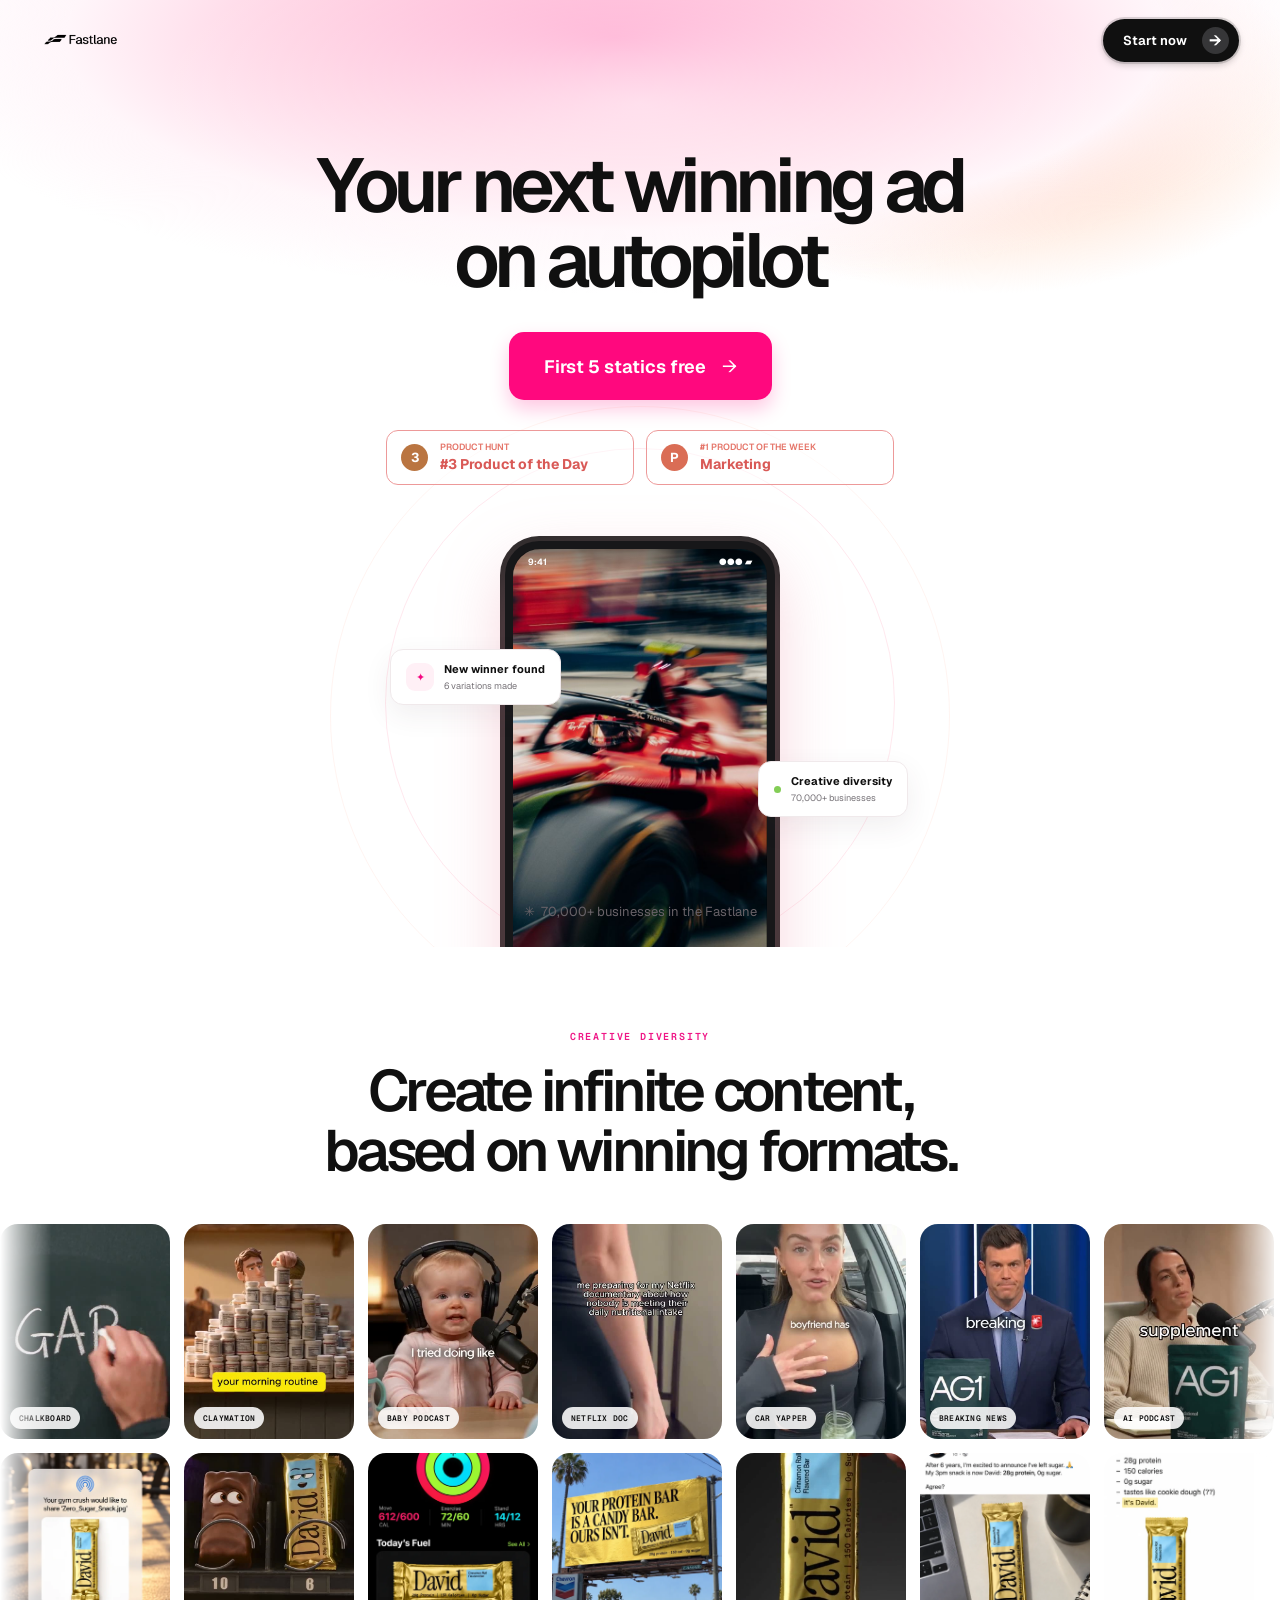
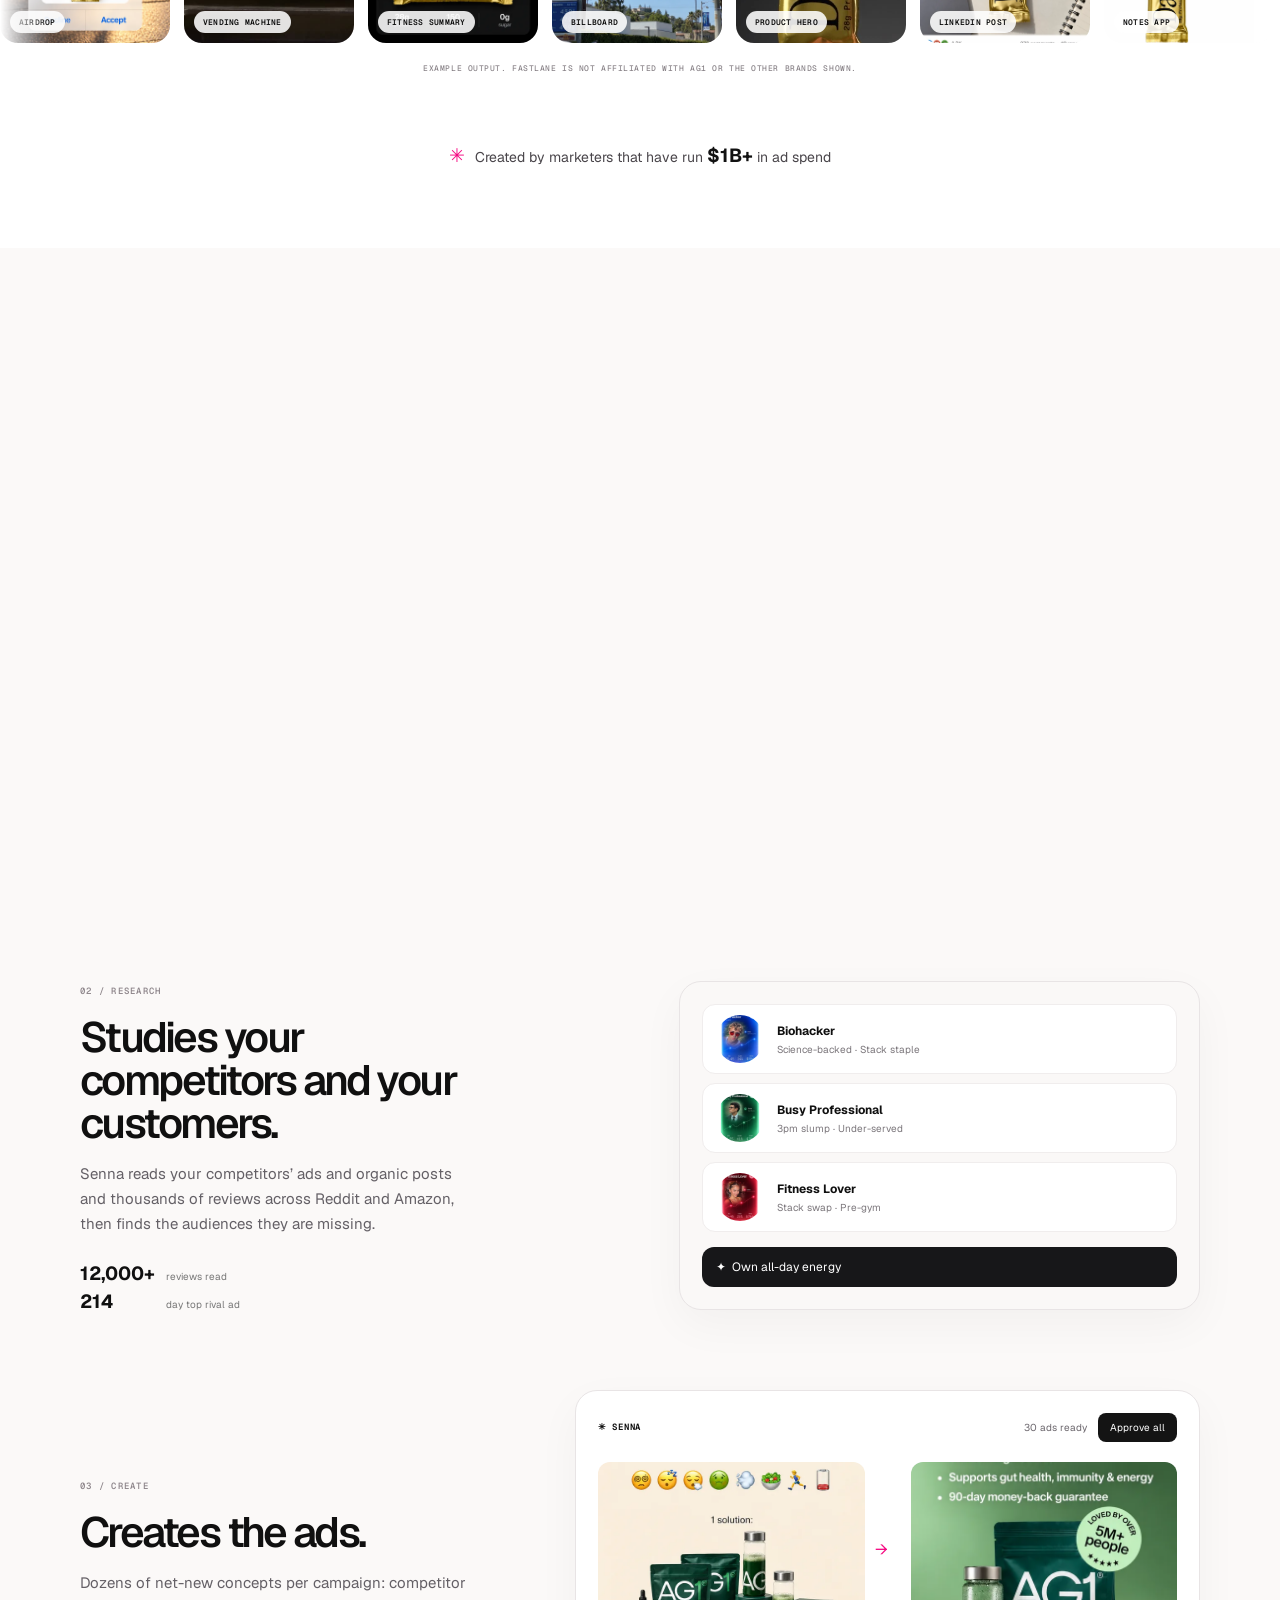
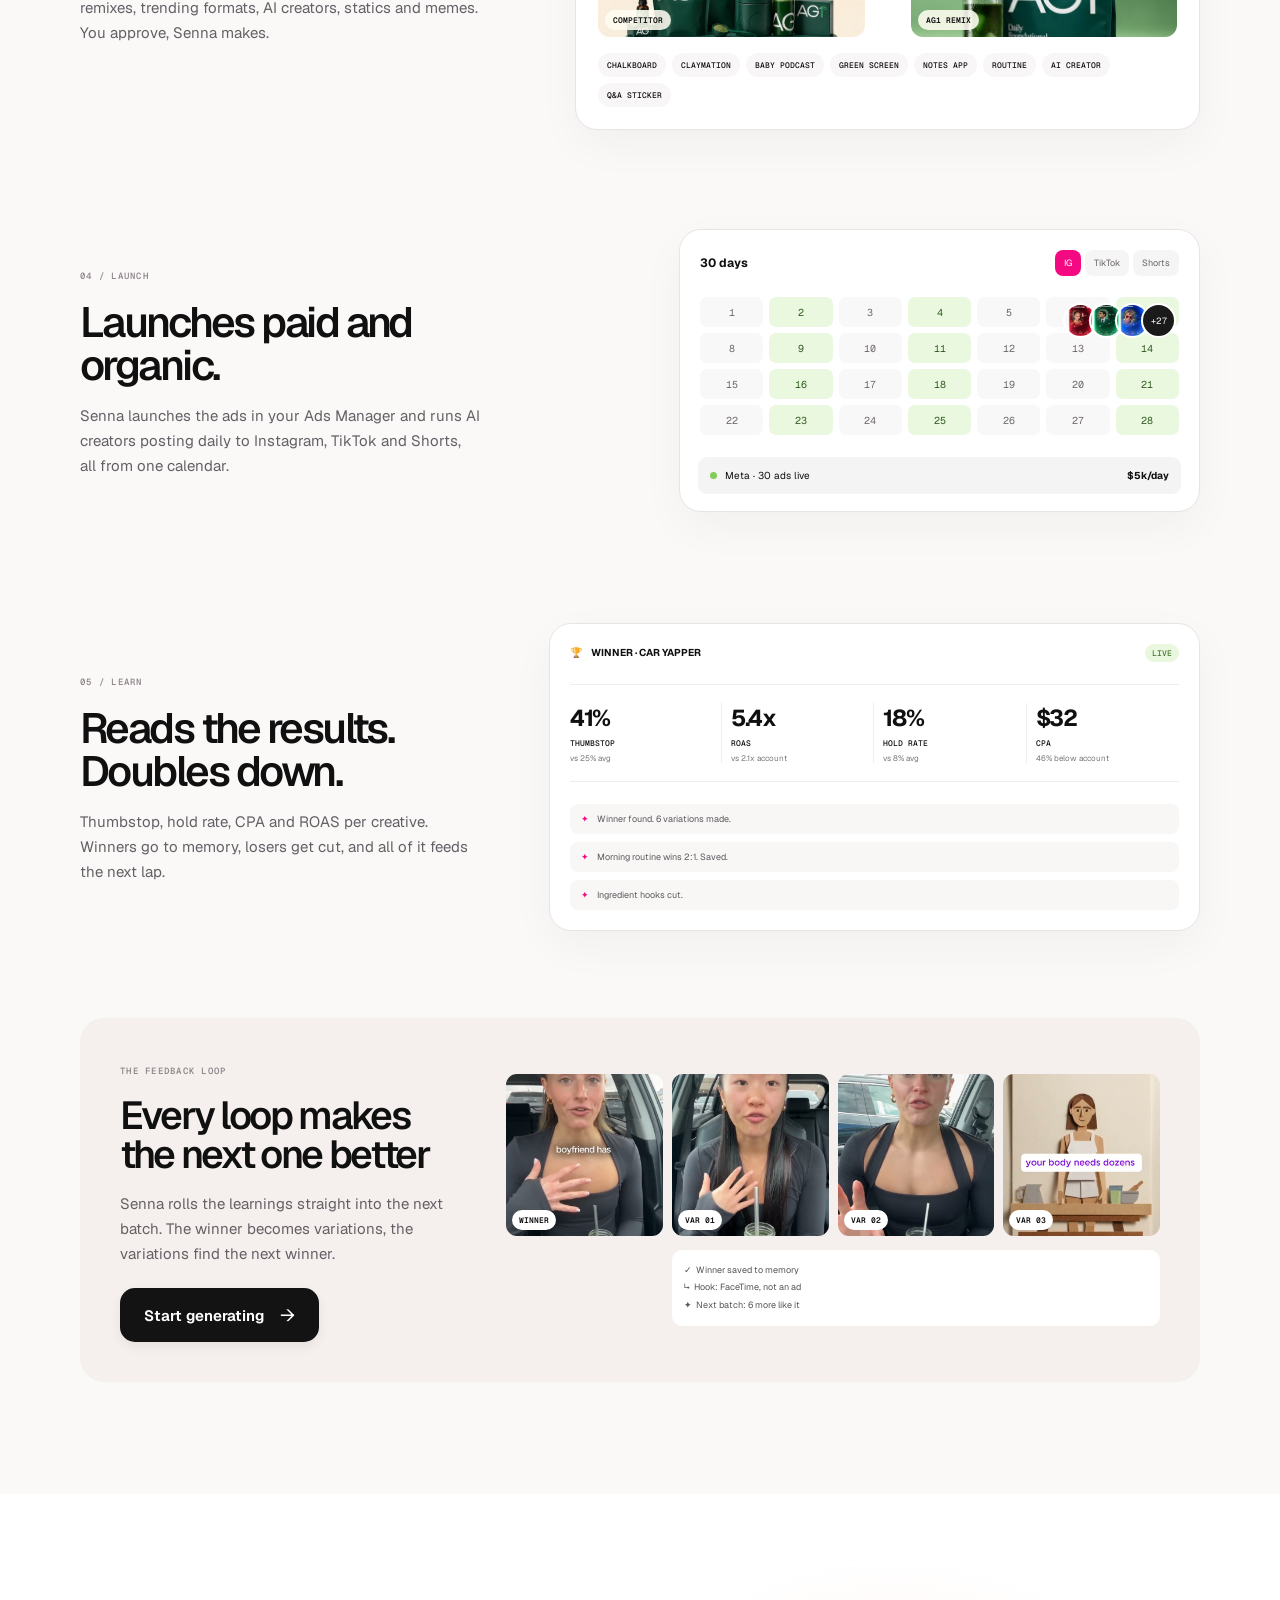
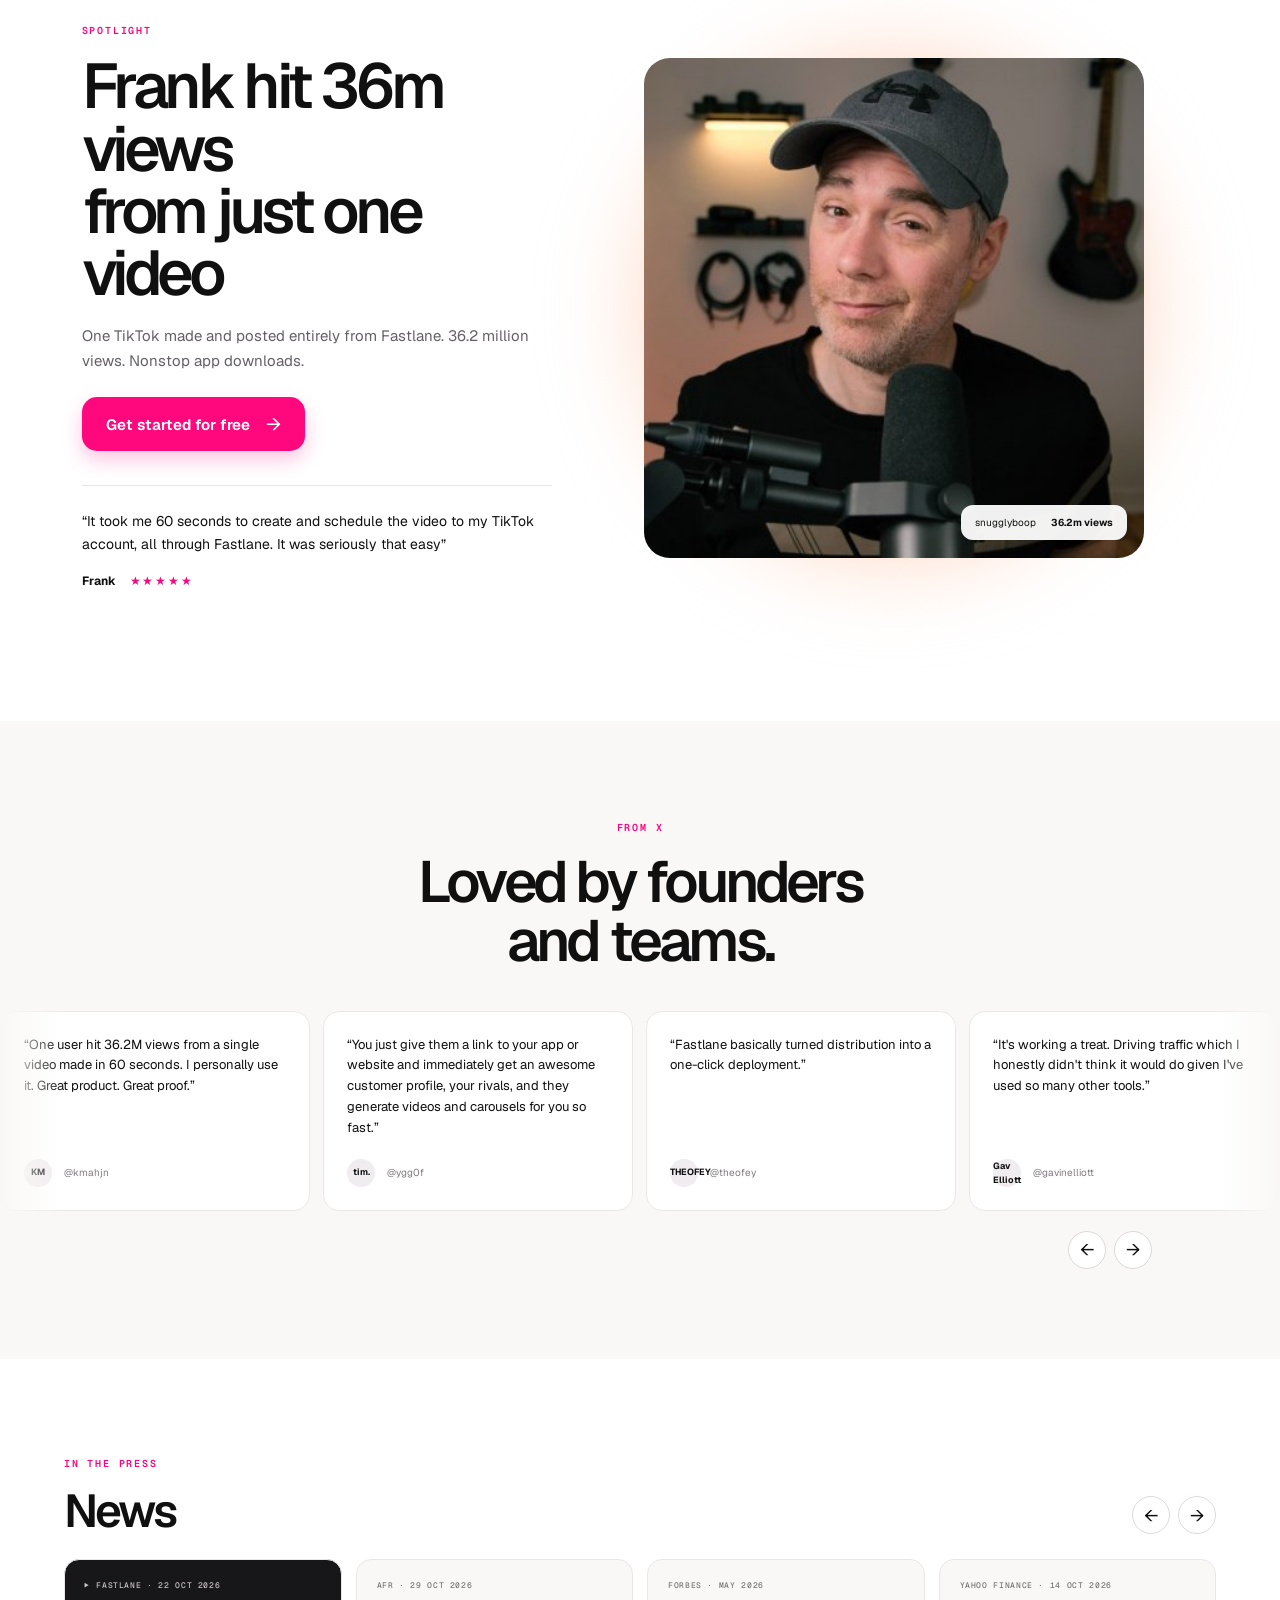
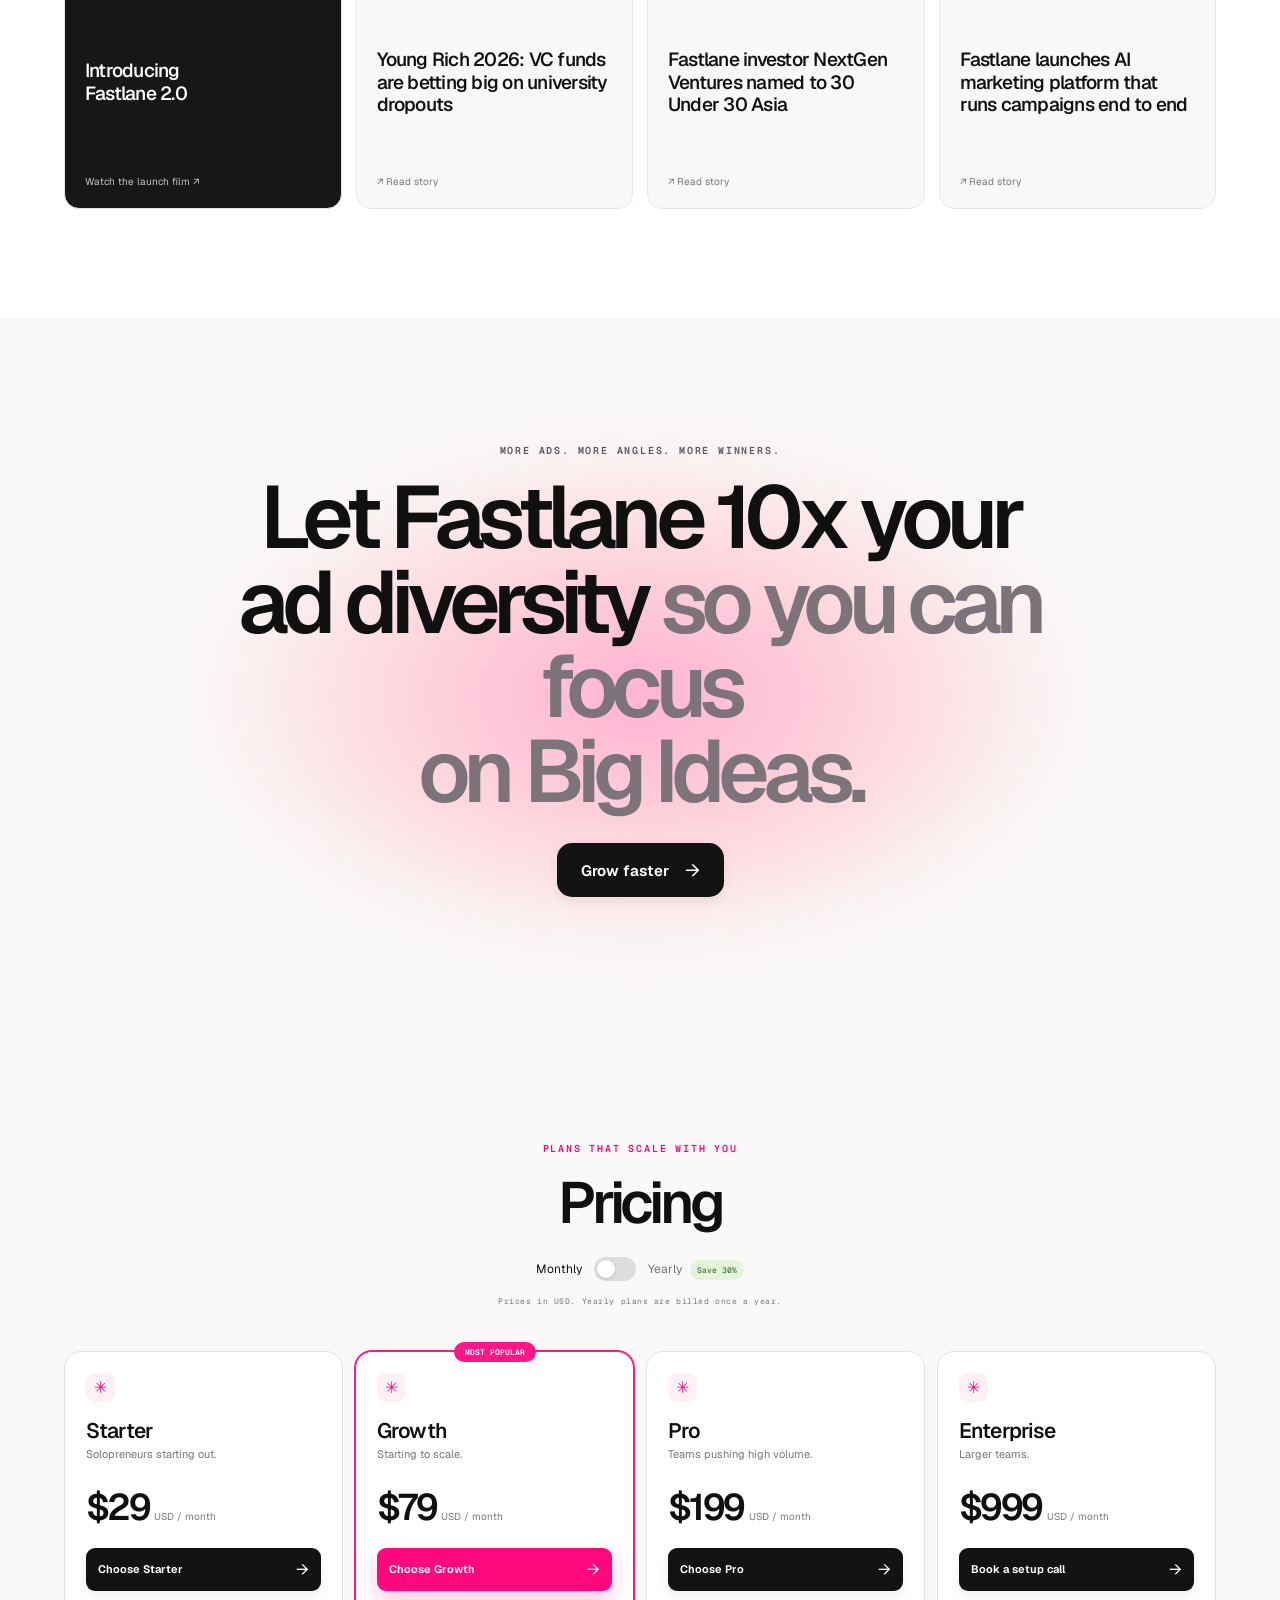
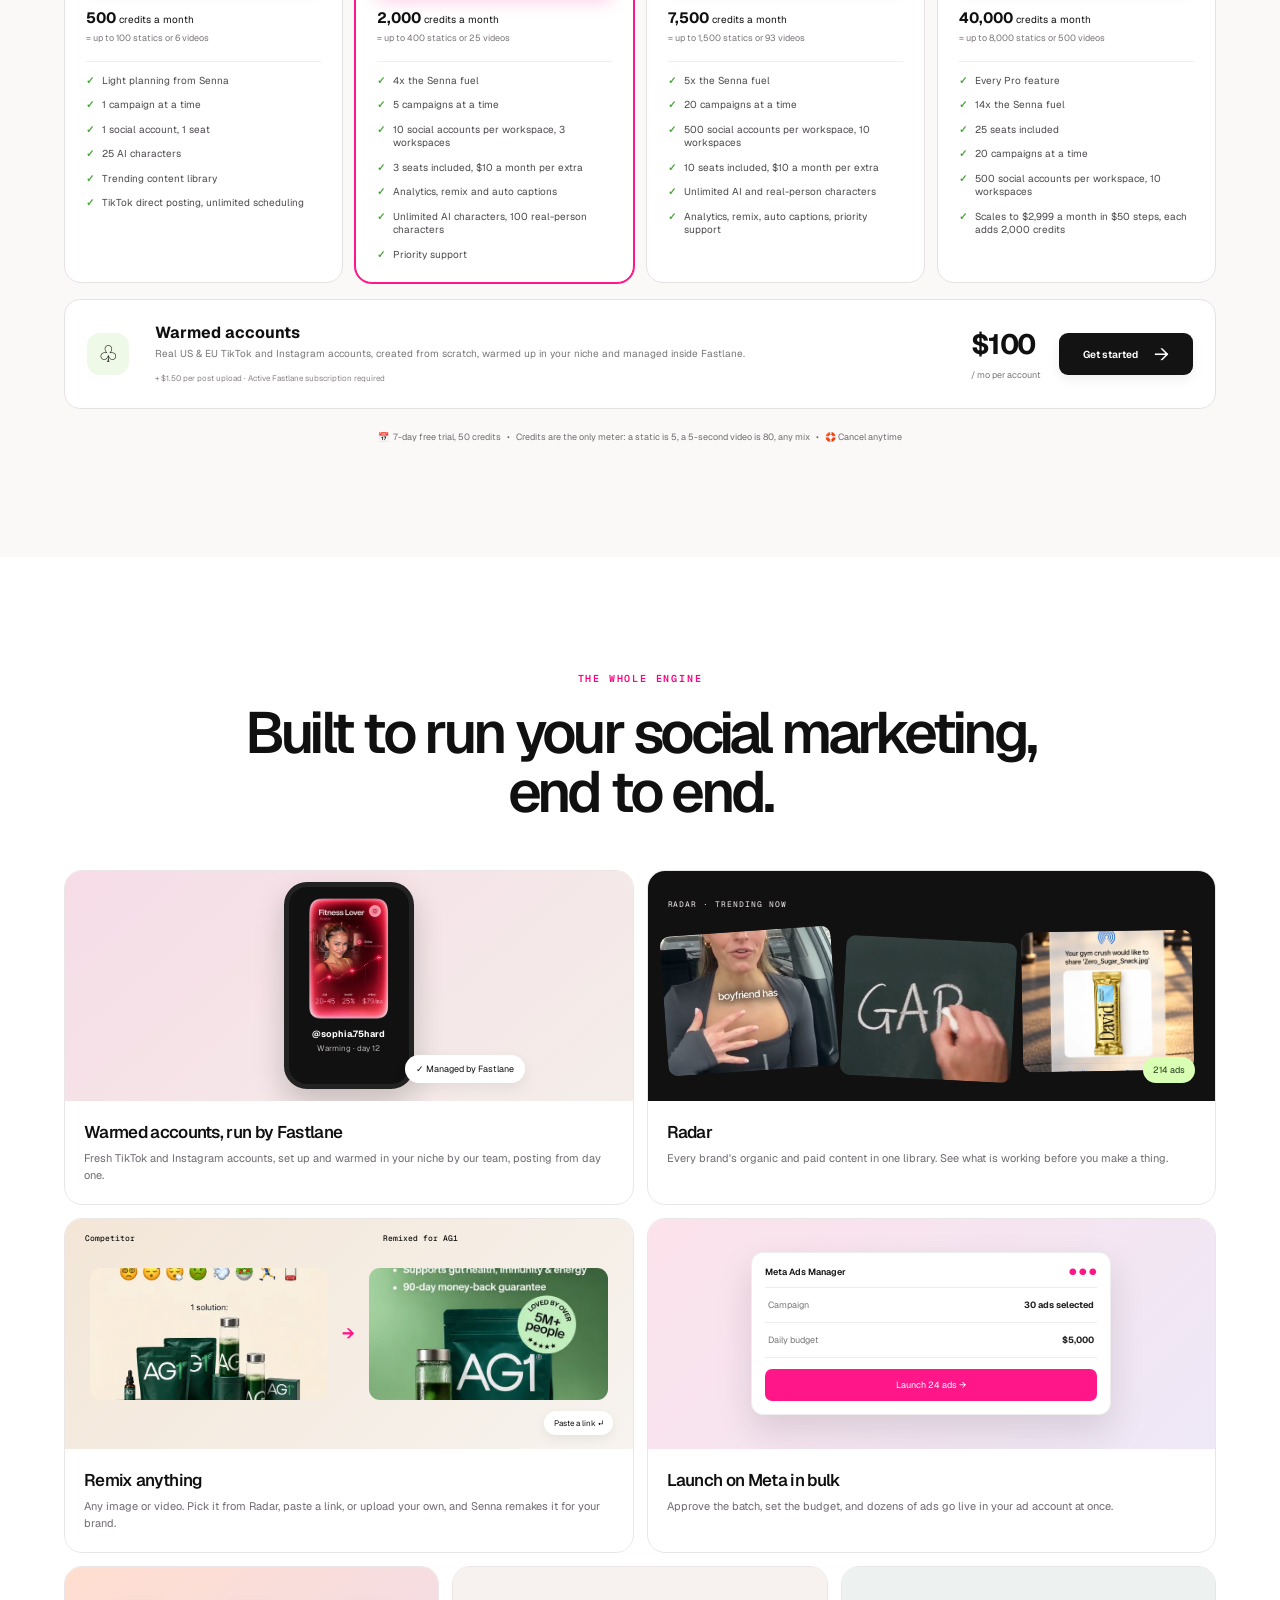
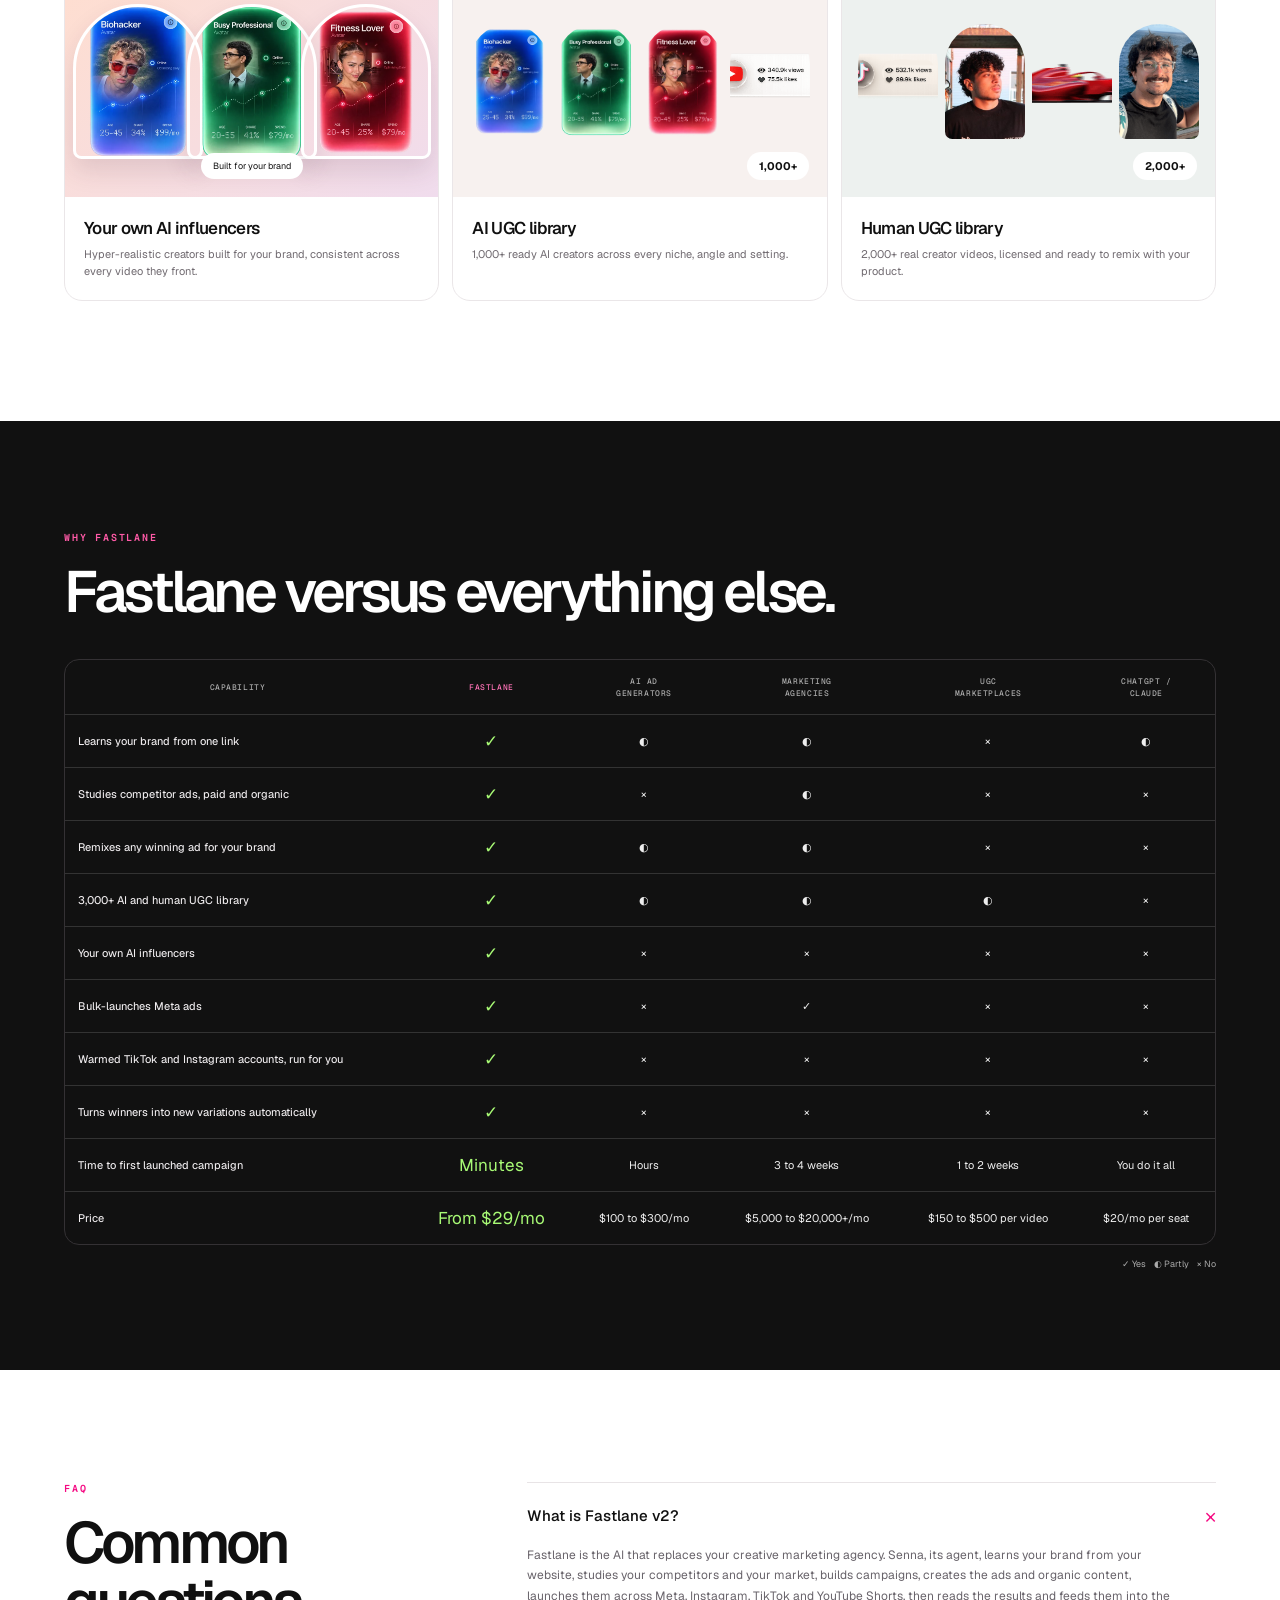
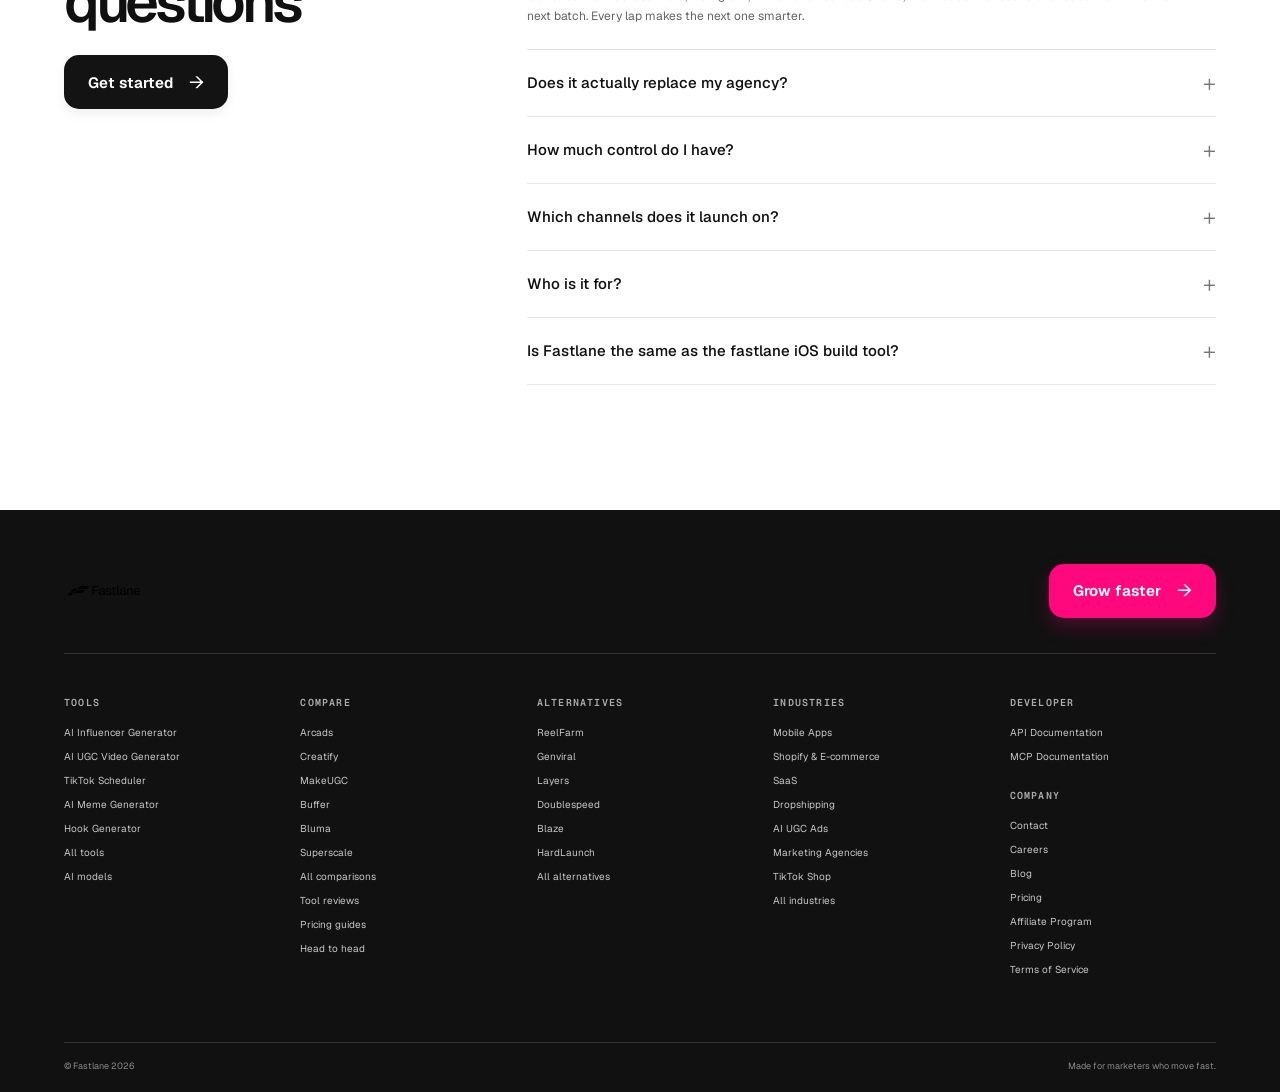
<file: index.html>
<!doctype html>
<html lang="en">
<head>
  <meta charset="utf-8">
  <meta name="viewport" content="width=device-width, initial-scale=1">
  <meta name="theme-color" content="#fff8fb">
  <meta name="description" content="Create, launch and scale winning ads with AI. Fastlane learns your brand, creates campaigns and doubles down on what works.">
  <title>Fastlane — Your next winning ad on autopilot</title>
  <link rel="preload" href="assets/Geist_Variable-s.p.0mrjj4bg00-he.woff2" as="font" type="font/woff2" crossorigin>
  <link rel="preload" href="assets/GeistMono_Variable.p.3ms9vq719j3f8.woff2" as="font" type="font/woff2" crossorigin>
  <link rel="stylesheet" href="styles.css">
  <link rel="stylesheet" href="motion.css">
</head>
<body>
  <header class="site-header">
    <a class="brand" href="#top" aria-label="Fastlane home"><img class="brand-image" src="assets/cCRVzU10YRsZPy9YRYGjZS5Obk.png" alt="Fastlane"></a>
    <a class="header-cta" href="/login.html">Start now <span>→</span></a>
  </header>
  <main id="top">
    <section class="hero">
      <div class="hero-copy reveal">
        <p class="eyebrow">Your AI marketing agent</p>
        <h1>Your next winning ad<br>on autopilot</h1>
        <a class="button button-pink" href="/login.html">First 5 statics free <span>→</span></a>
        <div class="launch-badges" aria-label="Product Hunt awards">
          <a href="https://www.producthunt.com/products/fastlane-3" class="launch-badge"><b class="medal">3</b><span><small>PRODUCT HUNT</small><strong>#3 Product of the Day</strong></span></a>
          <a href="https://www.producthunt.com/products/fastlane-3" class="launch-badge"><b class="ph">P</b><span><small>#1 PRODUCT OF THE WEEK</small><strong>Marketing</strong></span></a>
        </div>
      </div>
      <div class="hero-reel reveal">
        <div class="hero-orbit orbit-one"></div><div class="hero-orbit orbit-two"></div>
        <div class="phone-frame"><div class="phone-top"><span>9:41</span><span>●●●  ▰</span></div><img src="assets/1HBFWPfPYOKKfu3aSBMDZZ5aQo.jpg" alt="A vertical Fastlane creative preview"><div class="phone-caption"><span class="play">▶</span><span>POV: your next winning ad</span></div></div>
        <div class="float-note note-left"><span class="note-icon">✦</span><span><b>New winner found</b><small>6 variations made</small></span></div>
        <div class="float-note note-right"><span class="green-dot"></span><span><b>Creative diversity</b><small>70,000+ businesses</small></span></div>
        <span class="reel-label">MADE WITH FASTLANE</span>
      </div>
      <p class="business-proof">✳ &nbsp;70,000+ businesses in the Fastlane</p>
    </section>

    <section class="creative section-pad" aria-labelledby="creative-title">
      <div class="section-heading reveal"><p class="eyebrow">Creative diversity</p><h2 id="creative-title">Create infinite content,<br>based on winning formats.</h2></div>
      <div class="marquee-window" aria-label="Examples of ads Senna made">
        <div class="marquee-track">
          <div class="creative-card"><img src="assets/v2-ag1-chalkboard-poster.jpg" alt="Chalkboard ad format"><span>CHALKBOARD</span></div>
          <div class="creative-card"><img src="assets/v2-ag1-claymation-poster.jpg" alt="Claymation ad format"><span>CLAYMATION</span></div>
          <div class="creative-card"><img src="assets/v2-ag1-baby-podcast-poster.jpg" alt="Baby podcast ad format"><span>BABY PODCAST</span></div>
          <div class="creative-card"><img src="assets/v2-ag1-netflix-doco-poster.jpg" alt="Netflix documentary ad format"><span>NETFLIX DOC</span></div>
          <div class="creative-card"><img src="assets/v2-ag1-car-yapper-poster.jpg" alt="Car yapper ad format"><span>CAR YAPPER</span></div>
          <div class="creative-card"><img src="assets/v2-ag1-breaking-news-poster.jpg" alt="Breaking news ad format"><span>BREAKING NEWS</span></div>
          <div class="creative-card"><img src="assets/v2-ag1-ai-podcast-poster.jpg" alt="AI podcast ad format"><span>AI PODCAST</span></div>
          <div class="creative-card"><img src="assets/v2-ag1-papermation-poster.jpg" alt="Papermation ad format"><span>PAPERMATION</span></div>
          <div class="creative-card"><img src="assets/v2-ag1-trolley-remix-poster.jpg" alt="Trolley remix ad format"><span>TROLLEY REMIX</span></div>
          <div class="creative-card"><img src="assets/v2-ag1-pills-poster.jpg" alt="Pills ad format"><span>PILLS</span></div>
        </div>
      </div>
      <div class="marquee-window second-row"><div class="marquee-track reverse">
        <div class="creative-card"><img src="assets/v2-fmt-airdrop.webp" alt="AirDrop ad format"><span>AIRDROP</span></div>
        <div class="creative-card"><img src="assets/v2-fmt-vending-machine-poster.jpg" alt="Vending machine ad format"><span>VENDING MACHINE</span></div>
        <div class="creative-card"><img src="assets/v2-fmt-fitness-summary.webp" alt="Fitness summary ad format"><span>FITNESS SUMMARY</span></div>
        <div class="creative-card"><img src="assets/v2-fmt-billboard.webp" alt="Billboard ad format"><span>BILLBOARD</span></div>
        <div class="creative-card"><img src="assets/v2-fmt-product-hero-poster.jpg" alt="Product hero ad format"><span>PRODUCT HERO</span></div>
        <div class="creative-card"><img src="assets/v2-fmt-linkedin-post.webp" alt="LinkedIn post ad format"><span>LINKEDIN POST</span></div>
        <div class="creative-card"><img src="assets/v2-fmt-notes-app.webp" alt="Notes app ad format"><span>NOTES APP</span></div>
        <div class="creative-card"><img src="assets/v2-fmt-snack-wrapped.webp" alt="Snack Wrapped ad format"><span>SNACK WRAPPED</span></div>
        <div class="creative-card"><img src="assets/v2-fmt-missing-poster.webp" alt="Missing poster ad format"><span>MISSING POSTER</span></div>
        <div class="creative-card"><img src="assets/v2-fmt-tweet.webp" alt="Tweet ad format"><span>TWEET</span></div>
        <div class="creative-card"><img src="assets/v2-fmt-ms-paint.webp" alt="MS Paint ad format"><span>MS PAINT</span></div>
      </div></div>
      <p class="fine-print">EXAMPLE OUTPUT. FASTLANE IS NOT AFFILIATED WITH AG1 OR THE OTHER BRANDS SHOWN.</p>
      <div class="spend-proof"><span class="proof-spark">✳</span>Created by marketers that have run <strong>$1B+</strong> in ad spend</div>
    </section>

    <section class="how section-pad" id="how-it-works">
      <div class="section-heading reveal"><p class="eyebrow">How it works</p><h2>One loop. Every channel.<br>Always getting smarter.</h2></div>
      <article class="step step-brand reveal">
        <div class="step-copy"><span class="step-num">01 / LEARN</span><h3>Learns your brand</h3><p>Give Senna a URL. It pulls your product, palette and tone of voice, then scans every ad you have ever run and tells you what is actually working.</p></div>
        <div class="dashboard brand-dashboard"><div class="dash-top"><span class="senna-badge">✳ SENNA</span><span class="url-chip">drinkag1.com <b>↗</b></span></div><div class="brand-profile"><div class="ag1-bottles"><img src="assets/v2-ag1-pouch-cut.webp" alt="AG1 pouch"><img src="assets/v2-ag1-sachet-cut.webp" alt="AG1 sachet"><img src="assets/v2-ag1-shaker-cut.webp" alt="AG1 shaker"></div><div><span class="dash-label">BRAND VOICE</span><div class="tone-tags"><i>Science-backed</i><i>Simple</i><i>Warm</i><i>Never hypey</i></div></div></div><div class="stat-grid"><div><b>1,032</b><small>ads scanned</small></div><div><b>528</b><small>days, top ad</small></div><div><b>48%</b><small>discount-led</small></div><div><b>40%</b><small>no captions</small></div><div><b>2/wk</b><small>organic posts</small></div></div></div>
      </article>
      <article class="step step-research reveal">
        <div class="step-copy"><span class="step-num">02 / RESEARCH</span><h3>Studies your competitors and your customers.</h3><p>Senna reads your competitors’ ads and organic posts and thousands of reviews across Reddit and Amazon, then finds the audiences they are missing.</p><div class="research-proof"><b>12,000+</b><span>reviews read</span><b>214</b><span>day top rival ad</span></div></div>
        <div class="audience-board"><div class="audience-card"><img src="assets/v2-avatar-biohacker.webp" alt="Biohacker audience"><div><b>Biohacker</b><small>Science-backed · Stack staple</small></div></div><div class="audience-card"><img src="assets/v2-avatar-busy-pro.webp" alt="Busy professional audience"><div><b>Busy Professional</b><small>3pm slump · Under-served</small></div></div><div class="audience-card"><img src="assets/v2-avatar-fitness-lover.webp" alt="Fitness lover audience"><div><b>Fitness Lover</b><small>Stack swap · Pre-gym</small></div></div><div class="audience-insight">✦ &nbsp;Own all-day energy</div></div>
      </article>
      <article class="step step-create reveal">
        <div class="step-copy"><span class="step-num">03 / CREATE</span><h3>Creates the ads.</h3><p>Dozens of net-new concepts per campaign: competitor remixes, trending formats, AI creators, statics and memes. You approve, Senna makes.</p></div>
        <div class="create-board"><div class="dash-top"><span class="senna-badge">✳ SENNA</span><span class="ready">30 ads ready <button type="button">Approve all</button></span></div><div class="remix-pair"><figure><img src="assets/v2-static-99-problems.webp" alt="Competitor static ad"><figcaption>COMPETITOR</figcaption></figure><span class="remix-arrow">→</span><figure><img src="assets/v2-static-truth-ag1.webp" alt="AG1 remix of the competitor ad"><figcaption>AG1 REMIX</figcaption></figure></div><div class="format-chips"><span>CHALKBOARD</span><span>CLAYMATION</span><span>BABY PODCAST</span><span>GREEN SCREEN</span><span>NOTES APP</span><span>ROUTINE</span><span>AI CREATOR</span><span>Q&amp;A STICKER</span></div></div>
      </article>
      <article class="step step-launch reveal">
        <div class="step-copy"><span class="step-num">04 / LAUNCH</span><h3>Launches paid and organic.</h3><p>Senna launches the ads in your Ads Manager and runs AI creators posting daily to Instagram, TikTok and Shorts, all from one calendar.</p></div>
        <div class="calendar-board"><div class="calendar-head"><b>30 days</b><div><span class="active">IG</span><span>TikTok</span><span>Shorts</span></div></div><div class="calendar-grid" aria-label="Content calendar"></div><div class="launch-status"><span class="green-dot"></span>Meta · 30 ads live <b>$5k/day</b></div><div class="creator-stack"><img src="assets/v2-avatar-fitness-lover.webp" alt="Creator"><img src="assets/v2-avatar-busy-pro.webp" alt="Creator"><img src="assets/v2-avatar-biohacker.webp" alt="Creator"><span>+27</span></div></div>
      </article>
      <article class="step step-results reveal">
        <div class="step-copy"><span class="step-num">05 / LEARN</span><h3>Reads the results.<br>Doubles down.</h3><p>Thumbstop, hold rate, CPA and ROAS per creative. Winners go to memory, losers get cut, and all of it feeds the next lap.</p></div>
        <div class="results-board"><div class="result-title"><span>🏆</span><b>WINNER · CAR YAPPER</b><span class="live-dot">LIVE</span></div><div class="result-stats"><div><b>41%</b><small>THUMBSTOP</small><span>vs 25% avg</span></div><div><b>5.4x</b><small>ROAS</small><span>vs 2.1x account</span></div><div><b>18%</b><small>HOLD RATE</small><span>vs 8% avg</span></div><div><b>$32</b><small>CPA</small><span>46% below account</span></div></div><ul class="activity"><li>Winner found. 6 variations made.</li><li>Morning routine wins 2:1. Saved.</li><li>Ingredient hooks cut.</li></ul></div>
      </article>
      <article class="loop-card reveal"><div><span class="step-num">THE FEEDBACK LOOP</span><h3>Every loop makes<br>the next one better</h3><p>Senna rolls the learnings straight into the next batch. The winner becomes variations, the variations find the next winner.</p><a class="button button-dark" href="/login.html">Start generating <span>→</span></a></div><div class="variation-row"><figure><img src="assets/v2-ag1-car-yapper-poster.jpg" alt="Winning ad"><figcaption>WINNER</figcaption></figure><figure><img src="assets/v2-ag1-yapper-var1-poster.jpg" alt="First variation"><figcaption>VAR 01</figcaption></figure><figure><img src="assets/v2-ag1-yapper-var2-poster.jpg" alt="Second variation"><figcaption>VAR 02</figcaption></figure><figure><img src="assets/v2-ag1-papermation-poster.jpg" alt="Third variation"><figcaption>VAR 03</figcaption></figure><div class="memory-note">✓ &nbsp;Winner saved to memory<br>↳ &nbsp;Hook: FaceTime, not an ad<br>✦ &nbsp;Next batch: 6 more like it</div></div></article>
    </section>

    <section class="spotlight section-pad">
      <div class="spotlight-copy reveal"><p class="eyebrow">Spotlight</p><h2>Frank hit 36m views<br>from just one video</h2><p>One TikTok made and posted entirely from Fastlane. 36.2 million views. Nonstop app downloads.</p><a class="button button-pink" href="/login.html">Get started for free <span>→</span></a><blockquote>“It took me 60 seconds to create and schedule the video to my TikTok account, all through Fastlane. It was seriously that easy”<footer><b>Frank</b><span>★★★★★</span></footer></blockquote></div>
      <div class="spotlight-visual reveal"><div class="spotlight-glow"></div><img src="assets/Cb95Iu8xbpZqBi8tyAycpXpVmhk.jpg" alt="Frank speaking to camera"><div class="views-pill">snugglyboop <b>36.2m views</b></div></div>
    </section>

    <section class="testimonials section-pad"><div class="section-heading reveal"><p class="eyebrow">From X</p><h2>Loved by founders<br>and teams.</h2></div><div class="quote-window"><div class="quote-track">
      <blockquote class="quote-card"><p>“One user hit 36.2M views from a single video made in 60 seconds. I personally use it. Great product. Great proof.”</p><footer><b>KM</b><span>@kmahjn</span></footer></blockquote>
      <blockquote class="quote-card"><p>“You just give them a link to your app or website and immediately get an awesome customer profile, your rivals, and they generate videos and carousels for you so fast.”</p><footer><b>tim.</b><span>@ygg0f</span></footer></blockquote>
      <blockquote class="quote-card"><p>“Fastlane basically turned distribution into a one-click deployment.”</p><footer><b>THEOFEY</b><span>@theofey</span></footer></blockquote>
      <blockquote class="quote-card"><p>“It's working a treat. Driving traffic which I honestly didn't think it would do given I've used so many other tools.”</p><footer><b>Gav Elliott</b><span>@gavinelliott</span></footer></blockquote>
      <blockquote class="quote-card"><p>“Absolutely wild leverage for small marketing teams. Turning a simple URL into high-volume video pipelines is brilliant.”</p><footer><b>Felixx</b><span>@am_felixx</span></footer></blockquote>
      <blockquote class="quote-card"><p>“Fastlane turned my app into an AI UGC ad, and somehow made it look natural.”</p><footer><b>Pekay</b><span>@InnovativeRichy</span></footer></blockquote>
      <blockquote class="quote-card"><p>“We're using Fastlane to market our product and we love it.”</p><footer><b>Sara Nambiar</b><span>@sara_nambiar</span></footer></blockquote>
    </div></div><div class="quote-controls"><button type="button" aria-label="Previous testimonials" data-quote="prev">←</button><button type="button" aria-label="Next testimonials" data-quote="next">→</button></div></section>

    <section class="news section-pad"><div class="news-heading"><div><p class="eyebrow">In the press</p><h2>News</h2></div><div class="news-controls"><button type="button" aria-label="Previous stories" data-news="prev">←</button><button type="button" aria-label="More stories" data-news="next">→</button></div></div><div class="news-window"><div class="news-track">
      <a class="news-card news-video" href="https://www.youtube.com/watch?v=GxIr400OhQw"><small>▶ FASTLANE · 22 OCT 2026</small><b>Introducing<br>Fastlane 2.0</b><span>Watch the launch film ↗</span></a>
      <a class="news-card" href="https://www.afr.com/"><small>AFR · 29 OCT 2026</small><b>Young Rich 2026: VC funds are betting big on university dropouts</b><span>↗ Read story</span></a>
      <a class="news-card" href="https://www.forbes.com/"><small>FORBES · MAY 2026</small><b>Fastlane investor NextGen Ventures named to 30 Under 30 Asia</b><span>↗ Read story</span></a>
      <a class="news-card" href="https://finance.yahoo.com/"><small>YAHOO FINANCE · 14 OCT 2026</small><b>Fastlane launches AI marketing platform that runs campaigns end to end</b><span>↗ Read story</span></a>
      <a class="news-card" href="https://www.producthunt.com/products/fastlane-3"><small>PRODUCT HUNT · OCT 2026</small><b>#3 Product of the Day, #1 of the Week in Marketing</b><span>↗ Read story</span></a>
    </div></div></section>

    <section class="big-idea"><div class="big-idea-glow"></div><p class="eyebrow">More ads. More angles. More winners.</p><h2>Let Fastlane 10x your<br>ad diversity<span> so you can focus<br>on Big Ideas.</span></h2><a class="button button-dark" href="/login.html">Grow faster <span>→</span></a></section>

    <section class="pricing section-pad" id="pricing"><div class="section-heading reveal"><p class="eyebrow">Plans that scale with you</p><h2>Pricing</h2><div class="billing-toggle"><span class="selected-label">Monthly</span><button type="button" role="switch" aria-checked="false" aria-label="Toggle yearly billing" class="switch"><span></span></button><span>Yearly <i>Save 30%</i></span></div><p class="fine-print pricing-note">Prices in USD. Yearly plans are billed once a year.</p></div>
      <div class="plan-grid">
        <article class="plan-card"><span class="plan-icon">✳</span><h3>Starter</h3><p>Solopreneurs starting out.</p><div class="price"><b data-month="29" data-year="20">$29</b><span>USD / month</span></div><a class="button button-dark" href="/login.html">Choose Starter <span>→</span></a><div class="credits"><b>500</b> credits a month <small>= up to 100 statics or 6 videos</small></div><ul><li>Light planning from Senna</li><li>1 campaign at a time</li><li>1 social account, 1 seat</li><li>25 AI characters</li><li>Trending content library</li><li>TikTok direct posting, unlimited scheduling</li></ul></article>
        <article class="plan-card popular"><span class="popular-tag">MOST POPULAR</span><span class="plan-icon">✳</span><h3>Growth</h3><p>Starting to scale.</p><div class="price"><b data-month="79" data-year="55">$79</b><span>USD / month</span></div><a class="button button-pink" href="/login.html">Choose Growth <span>→</span></a><div class="credits"><b>2,000</b> credits a month <small>= up to 400 statics or 25 videos</small></div><ul><li>4x the Senna fuel</li><li>5 campaigns at a time</li><li>10 social accounts per workspace, 3 workspaces</li><li>3 seats included, $10 a month per extra</li><li>Analytics, remix and auto captions</li><li>Unlimited AI characters, 100 real-person characters</li><li>Priority support</li></ul></article>
        <article class="plan-card"><span class="plan-icon">✳</span><h3>Pro</h3><p>Teams pushing high volume.</p><div class="price"><b data-month="199" data-year="139">$199</b><span>USD / month</span></div><a class="button button-dark" href="/login.html">Choose Pro <span>→</span></a><div class="credits"><b>7,500</b> credits a month <small>= up to 1,500 statics or 93 videos</small></div><ul><li>5x the Senna fuel</li><li>20 campaigns at a time</li><li>500 social accounts per workspace, 10 workspaces</li><li>10 seats included, $10 a month per extra</li><li>Unlimited AI and real-person characters</li><li>Analytics, remix, auto captions, priority support</li></ul></article>
        <article class="plan-card"><span class="plan-icon">✳</span><h3>Enterprise</h3><p>Larger teams.</p><div class="price"><b data-month="999" data-year="699">$999</b><span>USD / month</span></div><a class="button button-dark" href="https://www.usefastlane.ai/enterprise?src=pricing">Book a setup call <span>→</span></a><div class="credits"><b>40,000</b> credits a month <small>= up to 8,000 statics or 500 videos</small></div><ul><li>Every Pro feature</li><li>14x the Senna fuel</li><li>25 seats included</li><li>20 campaigns at a time</li><li>500 social accounts per workspace, 10 workspaces</li><li>Scales to $2,999 a month in $50 steps, each adds 2,000 credits</li></ul></article>
      </div>
      <div class="warmed-card"><div class="warmed-icon">♧</div><div><h3>Warmed accounts</h3><p>Real US &amp; EU TikTok and Instagram accounts, created from scratch, warmed up in your niche and managed inside Fastlane.</p><small>+ $1.50 per post upload · Active Fastlane subscription required</small></div><div class="warmed-price"><b>$100</b><span>/ mo per account</span></div><a class="button button-dark" href="/login.html">Get started <span>→</span></a></div>
      <p class="pricing-foot">📅 &nbsp;7-day free trial, 50 credits &nbsp; • &nbsp; Credits are the only meter: a static is 5, a 5-second video is 80, any mix &nbsp; • &nbsp; 🛟 Cancel anytime</p>
    </section>

    <section class="features section-pad" id="features"><div class="section-heading reveal"><p class="eyebrow">The whole engine</p><h2>Built to run your social marketing,<br>end to end.</h2></div><div class="feature-grid">
      <article class="feature-card feature-warm"><div class="feature-art account-art"><div class="account-phone"><div class="phone-notch"></div><img src="assets/v2-avatar-fitness-lover.webp" alt="Creator account"><b>@sophia.75hard</b><small>Warming · day 12</small></div><span class="managed-pill">✓ Managed by Fastlane</span></div><h3>Warmed accounts, run by Fastlane</h3><p>Fresh TikTok and Instagram accounts, set up and warmed in your niche by our team, posting from day one.</p></article>
      <article class="feature-card feature-radar"><div class="feature-art radar-art"><span class="radar-label">RADAR · TRENDING NOW</span><div class="radar-tiles"><img src="assets/v2-ag1-car-yapper-poster.jpg" alt="Popular ad"><img src="assets/v2-ag1-chalkboard-poster.jpg" alt="Popular ad"><img src="assets/v2-fmt-airdrop.webp" alt="Popular ad"></div><span class="floating-count">214 ads</span></div><h3>Radar</h3><p>Every brand's organic and paid content in one library. See what is working before you make a thing.</p></article>
      <article class="feature-card feature-remix"><div class="feature-art remix-art"><img src="assets/v2-static-99-problems.webp" alt="Competitor ad"><span>Competitor</span><b>→</b><img src="assets/v2-static-truth-ag1.webp" alt="Remixed AG1 ad"><span>Remixed for AG1</span><div class="paste-chip">Paste a link ↵</div></div><h3>Remix anything</h3><p>Any image or video. Pick it from Radar, paste a link, or upload your own, and Senna remakes it for your brand.</p></article>
      <article class="feature-card feature-launch"><div class="feature-art launch-art"><div class="launch-window"><div>Meta Ads Manager <span>● ● ●</span></div><div class="launch-row">Campaign <b>30 ads selected</b></div><div class="launch-row">Daily budget <b>$5,000</b></div><button>Launch 24 ads →</button></div></div><h3>Launch on Meta in bulk</h3><p>Approve the batch, set the budget, and dozens of ads go live in your ad account at once.</p></article>
      <article class="feature-card feature-influencer"><div class="feature-art influencer-art"><div><img src="assets/v2-avatar-biohacker.webp" alt="AI creator"><img src="assets/v2-avatar-busy-pro.webp" alt="AI creator"><img src="assets/v2-avatar-fitness-lover.webp" alt="AI creator"></div><span>Built for your brand</span></div><h3>Your own AI influencers</h3><p>Hyper-realistic creators built for your brand, consistent across every video they front.</p></article>
      <article class="feature-card feature-ai"><div class="feature-art library-art"><div class="portrait-grid"><img src="assets/v2-avatar-biohacker.webp" alt="AI UGC creator"><img src="assets/v2-avatar-busy-pro.webp" alt="AI UGC creator"><img src="assets/v2-avatar-fitness-lover.webp" alt="AI UGC creator"><img src="assets/2pOMyLGlfvhSKkdDR7LTGU8zFfI.png" alt="AI UGC creator"></div><b>1,000+</b></div><h3>AI UGC library</h3><p>1,000+ ready AI creators across every niche, angle and setting.</p></article>
      <article class="feature-card feature-human"><div class="feature-art human-art"><div class="portrait-grid"><img src="assets/zzXiu6PVYOp1Ffd1GY0CkThzeV8.png" alt="UGC creator"><img src="assets/ZBNmFJXd200GE6SX493nUzTBxQ.jpg" alt="UGC creator"><img src="assets/d5cMFM9TqZnBz5hOiBNM5lZw58.png" alt="UGC creator"><img src="assets/XivMmgpidqC1ftvMQpuDShYcU.png" alt="UGC creator"></div><b>2,000+</b></div><h3>Human UGC library</h3><p>2,000+ real creator videos, licensed and ready to remix with your product.</p></article>
    </div></section>

    <section class="compare section-pad" id="compare"><p class="eyebrow">Why Fastlane</p><h2>Fastlane versus everything else.</h2><div class="table-wrap"><table><thead><tr><th>CAPABILITY</th><th>FASTLANE</th><th>AI AD<br>GENERATORS</th><th>MARKETING<br>AGENCIES</th><th>UGC<br>MARKETPLACES</th><th>CHATGPT /<br>CLAUDE</th></tr></thead><tbody>
      <tr><th>Learns your brand from one link</th><td>✓</td><td>◐</td><td>◐</td><td>×</td><td>◐</td></tr>
      <tr><th>Studies competitor ads, paid and organic</th><td>✓</td><td>×</td><td>◐</td><td>×</td><td>×</td></tr>
      <tr><th>Remixes any winning ad for your brand</th><td>✓</td><td>◐</td><td>◐</td><td>×</td><td>×</td></tr>
      <tr><th>3,000+ AI and human UGC library</th><td>✓</td><td>◐</td><td>◐</td><td>◐</td><td>×</td></tr>
      <tr><th>Your own AI influencers</th><td>✓</td><td>×</td><td>×</td><td>×</td><td>×</td></tr>
      <tr><th>Bulk-launches Meta ads</th><td>✓</td><td>×</td><td>✓</td><td>×</td><td>×</td></tr>
      <tr><th>Warmed TikTok and Instagram accounts, run for you</th><td>✓</td><td>×</td><td>×</td><td>×</td><td>×</td></tr>
      <tr><th>Turns winners into new variations automatically</th><td>✓</td><td>×</td><td>×</td><td>×</td><td>×</td></tr>
      <tr><th>Time to first launched campaign</th><td>Minutes</td><td>Hours</td><td>3 to 4 weeks</td><td>1 to 2 weeks</td><td>You do it all</td></tr>
      <tr><th>Price</th><td>From $29/mo</td><td>$100 to $300/mo</td><td>$5,000 to $20,000+/mo</td><td>$150 to $500 per video</td><td>$20/mo per seat</td></tr>
    </tbody></table></div><p class="table-legend">✓ Yes &nbsp;&nbsp; ◐ Partly &nbsp;&nbsp; × No</p></section>

    <section class="faq section-pad" id="faq"><div class="faq-heading"><div><p class="eyebrow">FAQ</p><h2>Common questions</h2></div><a class="button button-dark" href="/login.html">Get started <span>→</span></a></div><div class="faq-list">
      <details open><summary>What is Fastlane v2?</summary><p>Fastlane is the AI that replaces your creative marketing agency. Senna, its agent, learns your brand from your website, studies your competitors and your market, builds campaigns, creates the ads and organic content, launches them across Meta, Instagram, TikTok and YouTube Shorts, then reads the results and feeds them into the next batch. Every lap makes the next one smarter.</p></details>
      <details><summary>Does it actually replace my agency?</summary><p>Senna handles the research, creative production, launch and optimization loop. Your team stays in control: you review concepts and approve campaigns before they go live.</p></details>
      <details><summary>How much control do I have?</summary><p>You approve the creative and campaign before launch. Senna gives you a clear view of what is working and recommends what to make next.</p></details>
      <details><summary>Which channels does it launch on?</summary><p>Fastlane supports Meta ads and organic publishing to Instagram, TikTok and YouTube Shorts.</p></details>
      <details><summary>Who is it for?</summary><p>Fastlane is built for founders, solopreneurs and growth teams who want to make and test more creative without adding an agency-sized team.</p></details>
      <details><summary>Is Fastlane the same as the fastlane iOS build tool?</summary><p>No. This is Fastlane, the AI marketing platform for creating, launching and learning from ads.</p></details>
    </div></section>
  </main>
  <footer class="site-footer">
    <div class="footer-top"><a class="brand" href="#top" aria-label="Fastlane home"><img class="brand-image" src="assets/cCRVzU10YRsZPy9YRYGjZS5Obk.png" alt="Fastlane"></a><a class="button button-pink" href="/login.html">Grow faster <span>→</span></a></div>
    <div class="footer-links">
      <div><h3>Tools</h3><a href="#features">AI Influencer Generator</a><a href="#features">AI UGC Video Generator</a><a href="#features">TikTok Scheduler</a><a href="#features">AI Meme Generator</a><a href="#features">Hook Generator</a><a href="#features">All tools</a><a href="#features">AI models</a></div>
      <div><h3>Compare</h3><a href="#compare">Arcads</a><a href="#compare">Creatify</a><a href="#compare">MakeUGC</a><a href="#compare">Buffer</a><a href="#compare">Bluma</a><a href="#compare">Superscale</a><a href="#compare">All comparisons</a><a href="#compare">Tool reviews</a><a href="#compare">Pricing guides</a><a href="#compare">Head to head</a></div>
      <div><h3>Alternatives</h3><a href="#compare">ReelFarm</a><a href="#compare">Genviral</a><a href="#compare">Layers</a><a href="#compare">Doublespeed</a><a href="#compare">Blaze</a><a href="#compare">HardLaunch</a><a href="#compare">All alternatives</a></div>
      <div><h3>Industries</h3><a href="#features">Mobile Apps</a><a href="#features">Shopify &amp; E-commerce</a><a href="#features">SaaS</a><a href="#features">Dropshipping</a><a href="#features">AI UGC Ads</a><a href="#features">Marketing Agencies</a><a href="#features">TikTok Shop</a><a href="#features">All industries</a></div>
      <div><h3>Developer</h3><a href="https://developers.usefastlane.ai/">API Documentation</a><a href="https://developers.usefastlane.ai/">MCP Documentation</a><h3 class="company-heading">Company</h3><a href="https://www.usefastlane.ai/contact">Contact</a><a href="https://www.usefastlane.ai/careers">Careers</a><a href="https://www.usefastlane.ai/blog">Blog</a><a href="#pricing">Pricing</a><a href="https://fastlane.affonso.io/">Affiliate Program</a><a href="https://www.usefastlane.ai/privacy-policy">Privacy Policy</a><a href="https://www.usefastlane.ai/terms-of-service">Terms of Service</a></div>
    </div><div class="footer-bottom"><span>© Fastlane 2026</span><span>Made for marketers who move fast.</span></div>
  </footer>
  <script src="script.js" defer></script>
  <script src="motion.js" defer></script>
</body>
</html>
</file>
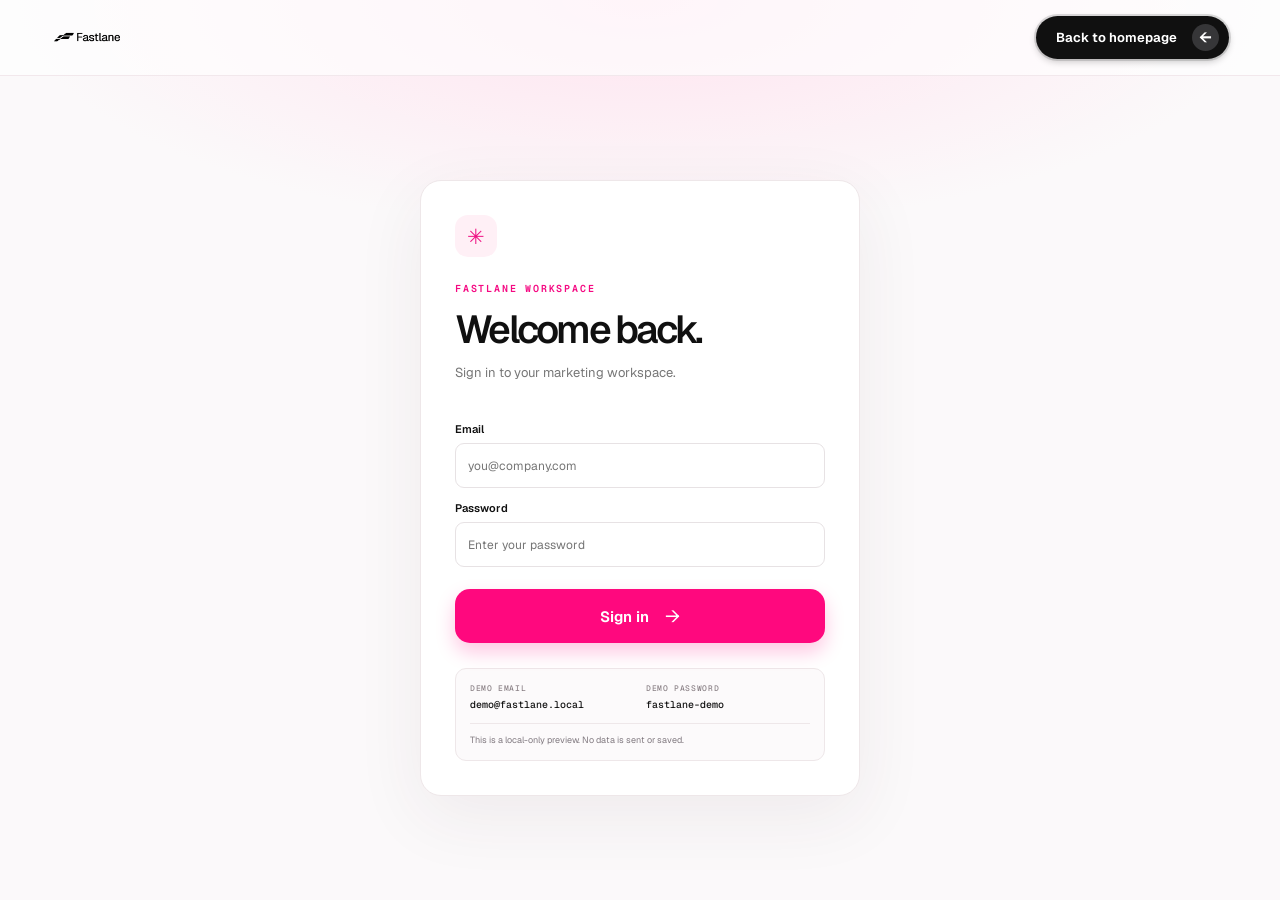
<file: dashboard.html>
<!doctype html>
<html lang="en">
<head>
  <meta charset="utf-8">
  <meta name="viewport" content="width=device-width, initial-scale=1">
  <meta name="theme-color" content="#070707">
  <title>Fastlane</title>
  <link rel="stylesheet" href="styles.css">
  <link rel="stylesheet" href="demo.css">
  <link rel="stylesheet" href="workspace.css">
  <link rel="stylesheet" href="motion.css">
</head>
<body class="workspace-body">
  <aside class="fl-sidebar" aria-label="Workspace sidebar">
    <a class="fl-logo" href="#home" aria-label="Fastlane home"><span class="fl-mark"><i></i><i></i><i></i></span><b>fastlane</b></a>
    <button class="workspace-switch" id="workspace-switch" aria-expanded="false"><span class="workspace-avatar">R</span><span><b>Rent Mate</b><small>Workspace</small></span><span class="switch-chevron">⌄</span></button>
    <nav class="fl-nav" aria-label="Workspace navigation">
      <a class="nav-item" href="#home" data-view="home"><svg class="nav-icon" viewBox="0 0 20 20" aria-hidden="true"><path d="m3.5 8.4 6.5-5.2 6.5 5.2M5.2 7v9.4h4.1v-4.6h1.4v4.6h4.1V7"/></svg>Home <b class="nav-count">2</b></a>
      <a class="nav-item" href="#campaigns" data-view="campaigns"><svg class="nav-icon" viewBox="0 0 20 20" aria-hidden="true"><rect x="4" y="4" width="12" height="12" rx="2"/><path d="M7 7h6M7 10h6M7 13h3"/></svg>Campaigns</a>
      <a class="nav-item" href="#studio" data-view="studio"><svg class="nav-icon" viewBox="0 0 20 20" aria-hidden="true"><path d="m10 2.6 1.8 5.6 5.6 1.8-5.6 1.8-1.8 5.6-1.8-5.6-5.6-1.8 5.6-1.8z"/><path d="m15.5 2 .6 1.9 1.9.6-1.9.6-.6 1.9-.6-1.9-1.9-.6 1.9-.6z"/></svg>Studio</a>
      <a class="nav-item" href="#brand" data-view="brand"><svg class="nav-icon" viewBox="0 0 20 20" aria-hidden="true"><path d="M4 4h3v3H4zM9 4h3v3H9zM14 4h2v2h-2zM4 9h3v3H4zM9 9h3v3H9zM14 8h2v2h-2zM5 14h2v2H5zM10 14h5v2h-5z"/></svg>Brand</a>
      <a class="nav-item" href="#radar" data-view="radar"><svg class="nav-icon" viewBox="0 0 20 20" aria-hidden="true"><circle cx="10" cy="10" r="6.5"/><circle cx="10" cy="10" r="3.3"/><path d="M10 3.5v6.5l4.8-4.8M10 10l4.7 4.7"/></svg>Competitor Radar</a>
      <a class="nav-item" href="#analytics" data-view="analytics"><svg class="nav-icon" viewBox="0 0 20 20" aria-hidden="true"><path d="M3.5 15.5h13M5 13V9M9 13V5M13 13V7M16 13v-3"/><path d="m4.5 6.5 3.2-2 3.1 2.7 4.4-3"/></svg>Analytics</a>
      <a class="nav-item" href="#warmed" data-view="warmed"><svg class="nav-icon" viewBox="0 0 20 20" aria-hidden="true"><circle cx="7.2" cy="6.5" r="2.4"/><path d="M2.8 15.8c.4-2.5 2-3.8 4.4-3.8s4 1.3 4.4 3.8M13 4.6a2.3 2.3 0 0 1 0 4.4M13.2 12c2.1 0 3.5 1.2 3.9 3.2"/></svg>Warmed accounts</a>
    </nav>
    <div class="fl-chats"><div class="sidebar-section-label">CHATS <button class="new-chat" data-action="new-chat" aria-label="New chat with Senna">＋</button></div><p>No threads yet.</p></div>
    <div class="fl-side-bottom">
      <button class="credit-card" data-action="plans"><span class="workspace-avatar">R</span><span class="credit-copy"><b>Rent Mate</b><small><strong>0</strong> credits <i>0% used</i></small><span class="credit-progress"><i></i></span></span><span class="credit-chevron">⌃</span></button>
      <button class="see-plans" data-action="plans">See plans</button>
      <div class="version-card"><span>New version ready</span><div><button data-action="later">Later</button><button data-action="refresh">Refresh</button></div></div>
      <button class="profile-button" data-action="profile-menu"><span class="profile-avatar">D</span><span><b>Deneal</b><small>Owner</small></span><span class="profile-dots">···</span></button>
    </div>
  </aside>

  <main class="fl-main">
    <header class="fl-topbar"><div class="breadcrumbs" id="breadcrumbs"><span>Rent Mate</span><i>/</i><b>Home</b></div><div class="topbar-tools"><span class="trial-pill"><i></i> Trial · 0 credits</span><button class="help-button" data-action="help" aria-label="Help and support">?</button><button class="top-profile" data-action="profile-menu" aria-label="Account menu">D</button></div></header>
    <div id="app-content" tabindex="-1"></div>
  </main>

  <div class="fl-overlay" id="fl-overlay" hidden>
    <section class="fl-dialog" role="dialog" aria-modal="true" aria-labelledby="dialog-title" tabindex="-1">
      <button class="dialog-close" data-action="close-dialog" aria-label="Close">×</button>
      <div id="dialog-content"></div>
    </section>
  </div>
  <div class="fl-toast" id="fl-toast" role="status" aria-live="polite"></div>
  <script src="demo.js" defer></script>
  <script src="workspace.js" defer></script>
  <script src="motion.js" defer></script>
</body>
</html>
</file>
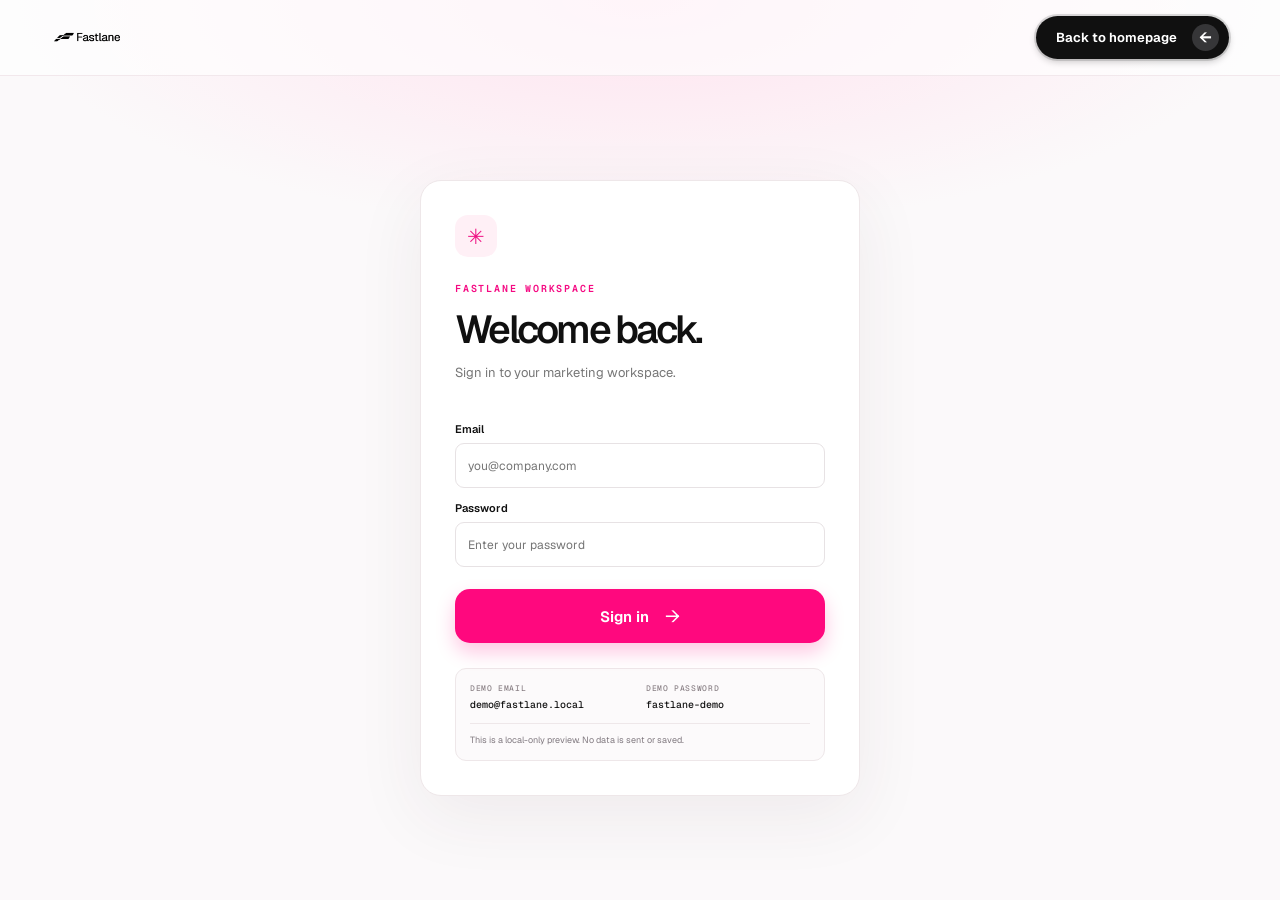
<file: login.html>
<!doctype html>
<html lang="en">
<head>
  <meta charset="utf-8">
  <meta name="viewport" content="width=device-width, initial-scale=1">
  <title>Sign in — Fastlane</title>
  <link rel="stylesheet" href="styles.css">
  <link rel="stylesheet" href="demo.css">
  <link rel="stylesheet" href="motion.css">
</head>
<body class="demo-body">
  <header class="site-header demo-header">
    <a class="brand" href="/" aria-label="Fastlane home"><img class="brand-image" src="assets/cCRVzU10YRsZPy9YRYGjZS5Obk.png" alt="Fastlane"></a>
    <a class="header-cta" href="/">Back to homepage <span>←</span></a>
  </header>
  <main class="login-main">
    <section class="login-card">
      <div class="login-spark">✳</div>
      <p class="eyebrow">Fastlane workspace</p>
      <h1>Welcome back.</h1>
      <p class="login-subtitle">Sign in to your marketing workspace.</p>
      <form id="login-form">
        <label for="email">Email</label>
        <input id="email" name="email" type="email" autocomplete="username" required placeholder="you@company.com">
        <label for="password">Password</label>
        <input id="password" name="password" type="password" autocomplete="current-password" required placeholder="Enter your password">
        <p class="login-error" role="alert" hidden>Those details don’t match the demo account. Try the sample below.</p>
        <button class="button button-pink login-submit" type="submit">Sign in <span>→</span></button>
      </form>
      <div class="demo-credentials"><div><span>DEMO EMAIL</span><b>demo@fastlane.local</b></div><div><span>DEMO PASSWORD</span><b>fastlane-demo</b></div><small>This is a local-only preview. No data is sent or saved.</small></div>
    </section>
  </main>
  <script src="demo.js" defer></script>
  <script src="motion.js" defer></script>
</body>
</html>
</file>
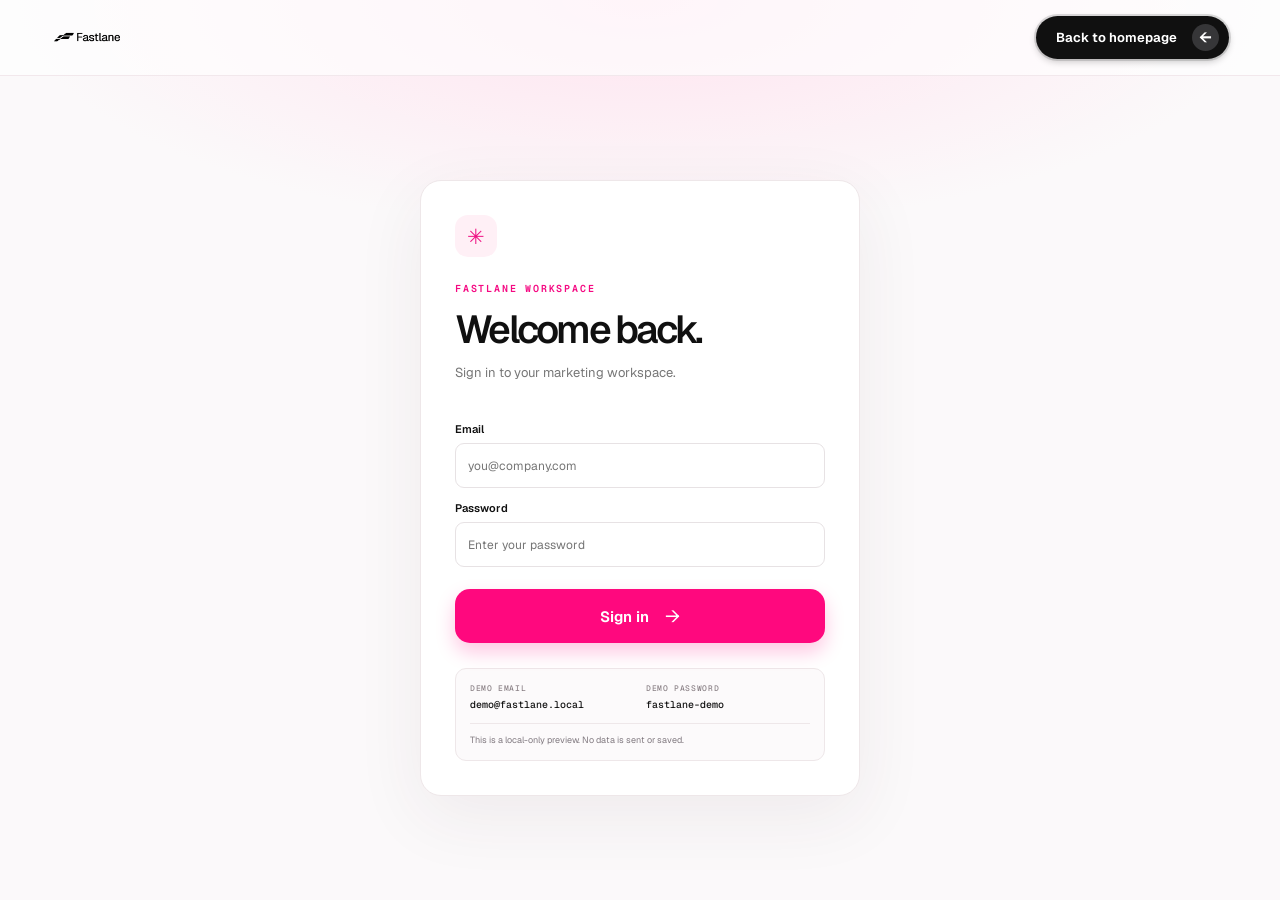
<file: onboarding.html>
<!doctype html>
<html lang="en">
<head>
  <meta charset="utf-8">
  <meta name="viewport" content="width=device-width, initial-scale=1">
  <meta name="theme-color" content="#050505">
  <title>Onboarding — Fastlane</title>
  <link rel="stylesheet" href="styles.css">
  <link rel="stylesheet" href="demo.css">
  <link rel="stylesheet" href="workspace.css">
  <link rel="stylesheet" href="motion.css">
</head>
<body class="onboarding-body">
  <header class="onboarding-header">
    <a class="onboarding-mark" href="/" aria-label="Fastlane home"><span></span><span></span><span></span></a>
    <ol class="setup-progress" aria-label="Setup progress">
      <li class="current">YOU</li><li>YOUR BRAND</li><li>THE PLAN</li><li>FIRST CAMPAIGN</li>
    </ol>
    <div class="account-tools"><a href="/login.html">Log out</a><span>Signed in as <b>demo@fastlane.local</b></span><a href="/login.html">Not you?</a></div>
  </header>

  <main class="onboarding-main" id="onboarding-wizard">
    <div class="site-read-card" id="site-read-card">
      <span class="site-check" aria-hidden="true">✓</span>
      <span class="site-domain"><b id="site-domain">rent-mate-beryl.vercel.app</b><small>11 pages · 2 products</small></span>
      <button type="button" id="site-details" aria-haspopup="dialog">Details</button>
      <button type="button" id="change-site">✎ &nbsp;Change</button>
    </div>

    <div class="site-details-shade" id="site-details-shade" hidden>
      <section class="site-details-dialog" role="dialog" aria-modal="true" aria-labelledby="details-title">
        <div class="site-details-inner">
          <div class="details-title-row"><span aria-hidden="true">✓</span><b id="details-title">Read rent-mate-beryl.vercel.app: 11 pages, 2 products</b></div>
          <div class="details-row"><small>Pages</small><p>Home, How it works, Browse, Safety and 7 more</p></div>
          <div class="details-row"><small>Logo and colours</small><div class="brand-swatches"><span class="mini-site-logo">rent<br>mate</span><i aria-label="Brand colour #f0a019"></i><i aria-label="Brand colour #15233b"></i></div></div>
          <div class="details-row"><small>Competitors</small><p>QuickPartner, MeetReal, LetMeBuddy, HireApartner, RentalFriend, Hire-a-Friend, Rent Him, KoPartner</p></div>
          <div class="details-row"><small>Products · 2</small><div class="product-chips"><span>Rent Mate</span><span>Verification membership</span></div></div>
        </div>
        <button class="details-close" id="close-site-details" type="button">Close</button>
      </section>
    </div>

    <section class="change-site-panel" id="change-site-panel" hidden>
      <h2>Change website</h2>
      <form id="change-site-form">
        <label class="visually-hidden" for="change-site-input">Website</label>
        <span>https://</span><input id="change-site-input" value="rent-mate-beryl.vercel.app/" autocomplete="off">
        <p>I'll read the new site from the start. Your answers so far stay.</p>
        <div><button type="button" id="cancel-change-site">Cancel</button><button type="submit" class="read-site-submit">Read this site</button></div>
      </form>
    </section>

    <section class="wizard-step" id="first-name-step" aria-labelledby="name-title">
      <div class="senna-robot" aria-hidden="true"><span class="robot-antenna"></span><span class="robot-face"><i></i><i></i><b></b></span><span class="robot-cheek left"></span><span class="robot-cheek right"></span></div>
      <h1 id="name-title">What's your first name?</h1>
      <p>Got it, I'm reading it now.</p>
      <form class="website-form first-name-form" id="first-name-form">
        <label class="visually-hidden" for="first-name">First name</label>
        <input id="first-name" name="first-name" autocomplete="off" placeholder="First name" required>
        <button type="submit" id="continue-name" disabled>Continue <kbd>↵</kbd></button>
      </form>
    </section>

    <section class="wizard-step" id="role-step" aria-labelledby="role-title" hidden>
      <div class="senna-robot" aria-hidden="true"><span class="robot-antenna"></span><span class="robot-face"><i></i><i></i><b></b></span><span class="robot-cheek left"></span><span class="robot-cheek right"></span></div>
      <h1 id="role-title">What's your role?</h1>
      <p>I've read your site and your competitors. Here's the plan. We agree on the groups of people you sell to, then each one gets its own campaign.</p>
      <div class="step-count">1 OF 6</div>
      <fieldset class="choice-grid role-grid" aria-label="Pick one">
        <legend class="visually-hidden">Pick one</legend>
        <label class="choice-card"><input type="checkbox" name="role" value="Founder"><span>Founder</span><kbd>1</kbd></label>
        <label class="choice-card"><input type="checkbox" name="role" value="Social Media Manager"><span>Social Media Manager</span><kbd>2</kbd></label>
        <label class="choice-card"><input type="checkbox" name="role" value="Marketing Manager"><span>Marketing Manager</span><kbd>3</kbd></label>
        <label class="choice-card"><input type="checkbox" name="role" value="Agency Owner"><span>Agency Owner</span><kbd>4</kbd></label>
        <label class="choice-card"><input type="checkbox" name="role" value="Freelancer"><span>Freelancer</span><kbd>5</kbd></label>
        <label class="choice-card"><input type="checkbox" name="role" value="Product Manager"><span>Product Manager</span><kbd>6</kbd></label>
        <label class="choice-card"><input type="checkbox" name="role" value="Content Creator"><span>Content Creator</span><kbd>7</kbd></label>
        <label class="choice-card"><input type="checkbox" name="role" value="Growth Manager"><span>Growth Manager</span><kbd>8</kbd></label>
        <label class="choice-card"><input type="checkbox" name="role" value="Other"><span>Other</span><kbd>9</kbd></label>
      </fieldset>
      <p class="choice-help">You can also type a number to pick</p>
    </section>

    <section class="wizard-step" id="audience-step" aria-labelledby="audience-title" hidden>
      <div class="senna-robot" aria-hidden="true"><span class="robot-antenna"></span><span class="robot-face"><i></i><i></i><b></b></span><span class="robot-cheek left"></span><span class="robot-cheek right"></span></div>
      <h1 id="audience-title">Who do you sell to?</h1>
      <div class="step-count">2 OF 6</div>
      <fieldset class="choice-grid audience-grid" aria-label="Pick one">
        <legend class="visually-hidden">Pick one</legend>
        <label class="choice-card audience-card"><input type="checkbox" name="audience" value="Consumers"><span class="audience-icon">C</span><b>Consumers</b><small>People buying for themselves.</small><kbd>1</kbd></label>
        <label class="choice-card audience-card"><input type="checkbox" name="audience" value="Businesses"><span class="audience-icon">B</span><b>Businesses</b><small>Teams buying for work.</small><kbd>2</kbd></label>
        <label class="choice-card audience-card"><input type="checkbox" name="audience" value="Both"><span class="audience-icon">C+B</span><b>Both</b><small>Home and work.</small><kbd>3</kbd></label>
      </fieldset>
      <p class="choice-help">You can also type a number to pick</p>
      <button class="back-step" id="back-to-role" type="button">Back</button>
    </section>

    <section class="wizard-step" id="goals-step" aria-labelledby="goals-title" hidden>
      <div class="senna-robot" aria-hidden="true"><span class="robot-antenna"></span><span class="robot-face"><i></i><i></i><b></b></span><span class="robot-cheek left"></span><span class="robot-cheek right"></span></div>
      <h1 id="goals-title">What are your goals?</h1>
      <div class="step-count">3 OF 6</div>
      <p class="step-instruction">Pick up to 3. Your first pick is your main goal.</p>
      <fieldset class="choice-grid goals-grid" aria-label="Pick up to 3">
        <legend class="visually-hidden">Pick up to 3</legend>
        <label class="choice-card"><input type="checkbox" name="goal" value="Get sales"><kbd>1</kbd><span>Get sales</span></label>
        <label class="choice-card"><input type="checkbox" name="goal" value="Get leads"><kbd>2</kbd><span>Get leads</span></label>
        <label class="choice-card"><input type="checkbox" name="goal" value="More bookings"><kbd>3</kbd><span>More bookings</span></label>
        <label class="choice-card"><input type="checkbox" name="goal" value="Grow following"><kbd>4</kbd><span>Grow following</span></label>
        <label class="choice-card"><input type="checkbox" name="goal" value="Launch something new"><kbd>5</kbd><span>Launch something new</span></label>
        <label class="choice-card"><input type="checkbox" name="goal" value="Build brand awareness"><kbd>6</kbd><span>Build brand awareness</span></label>
        <label class="choice-card"><input type="checkbox" name="goal" value="More creative diversity"><kbd>7</kbd><span>More creative diversity</span></label>
        <label class="choice-card"><input type="checkbox" name="goal" value="More creative volume"><kbd>8</kbd><span>More creative volume</span></label>
        <label class="choice-card"><input type="checkbox" name="goal" value="Save time on marketing"><kbd>9</kbd><span>Save time on marketing</span></label>
        <label class="choice-card"><input type="checkbox" name="goal" value="Improve CPM"><kbd>0</kbd><span>Improve CPM</span></label>
      </fieldset>
      <button class="continue-step" id="continue-goals" type="button" disabled>Continue <kbd>↵</kbd></button>
      <p class="choice-help" id="goals-help">You can also type a number to pick</p>
      <button class="back-step" id="back-to-audience" type="button">Back</button>
    </section>

    <section class="wizard-step" id="source-step" aria-labelledby="source-title" hidden>
      <div class="senna-robot" aria-hidden="true"><span class="robot-antenna"></span><span class="robot-face"><i></i><i></i><b></b></span><span class="robot-cheek left"></span><span class="robot-cheek right"></span></div>
      <h1 id="source-title">How did you hear about us?</h1>
      <div class="step-count">4 OF 6</div>
      <fieldset class="choice-grid source-grid" aria-label="How did you hear about us?">
        <legend class="visually-hidden">How did you hear about us?</legend>
        <label class="choice-card"><input type="checkbox" name="source" value="X (Twitter)"><span>X (Twitter)</span><kbd>1</kbd></label>
        <label class="choice-card"><input type="checkbox" name="source" value="LinkedIn"><span>LinkedIn</span><kbd>2</kbd></label>
        <label class="choice-card"><input type="checkbox" name="source" value="YouTube"><span>YouTube</span><kbd>3</kbd></label>
        <label class="choice-card"><input type="checkbox" name="source" value="TikTok"><span>TikTok</span><kbd>4</kbd></label>
        <label class="choice-card"><input type="checkbox" name="source" value="Instagram"><span>Instagram</span><kbd>5</kbd></label>
        <label class="choice-card"><input type="checkbox" name="source" value="Facebook"><span>Facebook</span><kbd>6</kbd></label>
        <label class="choice-card"><input type="checkbox" name="source" value="Podcast"><span>Podcast</span><kbd>7</kbd></label>
        <label class="choice-card"><input type="checkbox" name="source" value="Newsletter"><span>Newsletter</span><kbd>8</kbd></label>
        <label class="choice-card"><input type="checkbox" name="source" value="Google"><span>Google</span><kbd>9</kbd></label>
        <label class="choice-card"><input type="checkbox" name="source" value="Reddit"><span>Reddit</span><kbd>0</kbd></label>
        <label class="choice-card"><input type="checkbox" name="source" value="ChatGPT"><span>ChatGPT</span></label>
        <label class="choice-card"><input type="checkbox" name="source" value="Claude"><span>Claude</span></label>
        <label class="choice-card"><input type="checkbox" name="source" value="Gemini"><span>Gemini</span></label>
        <label class="choice-card"><input type="checkbox" name="source" value="Friend/Referral"><span>Friend/Referral</span></label>
        <label class="choice-card"><input type="checkbox" name="source" value="Other"><span>Other</span></label>
      </fieldset>
      <button class="continue-step" id="continue-source" type="button" disabled>Continue <kbd>↵</kbd></button>
      <p class="choice-help" id="source-help">You can also type a number to pick</p>
      <button class="back-step" id="back-to-goals" type="button">Back</button>
    </section>

    <section class="wizard-step" id="ads-step" aria-labelledby="ads-title" hidden>
      <div class="senna-robot" aria-hidden="true"><span class="robot-antenna"></span><span class="robot-face"><i></i><i></i><b></b></span><span class="robot-cheek left"></span><span class="robot-cheek right"></span></div>
      <h1 id="ads-title">Do you run ads today?</h1>
      <p class="step-instruction">Paid ads on Meta, TikTok or Google.</p>
      <div class="step-count">5 OF 6</div>
      <fieldset class="choice-grid ads-grid" aria-label="Pick one">
        <legend class="visually-hidden">Pick one</legend>
        <label class="choice-card ad-status-card"><input type="checkbox" name="ads" value="Yes"><b>Yes</b><small>I'll find your ads and learn from what works.</small><kbd>1</kbd></label>
        <label class="choice-card ad-status-card"><input type="checkbox" name="ads" value="No"><b>No</b><small>We'll start from your brand and your competitors.</small><kbd>2</kbd></label>
      </fieldset>
      <p class="choice-help">You can also type a number to pick</p>
      <button class="back-step" id="back-to-source" type="button">Back</button>
    </section>

    <section class="wizard-step brand-review-step" id="brand-review-step" aria-labelledby="brand-review-title" hidden>
      <div class="senna-robot" aria-hidden="true"><span class="robot-antenna"></span><span class="robot-face"><i></i><i></i><b></b></span><span class="robot-cheek left"></span><span class="robot-cheek right"></span></div>
      <h1 id="brand-review-title">Here's Rent Mate, as we read it</h1>
      <p>Change anything with Edit. It saves in place.</p>

      <div class="brand-review-grid">
        <article class="review-card brand-review-card">
          <header><span>BRAND</span><button type="button" data-edit="brand">Edit</button></header>
          <div class="brand-summary"><span class="review-logo">RM</span><div><h2 id="review-brand-name">Rent Mate</h2><a href="https://rent-mate-beryl.vercel.app/">rent-mate-beryl.vercel.app</a></div></div>
          <div class="brand-colors"><span><i style="--swatch:#f0a019"></i><small>#F0A019</small></span><span><i style="--swatch:#15233b"></i><small>#15233B</small></span></div>
          <div class="review-location"><span>Based in</span><span>India⌄</span></div>
          <div class="review-location"><span>You're in</span><span>India⌄</span></div>
          <p class="timezone-note">Post times: Calcutta time, from this browser. It stays put when you travel.</p>
          <form class="inline-editor" data-editor="brand" hidden>
            <label>Brand name<input name="brand-name" value="Rent Mate"></label>
            <label>Based in<select><option>India</option><option>United States</option><option>United Kingdom</option><option>Canada</option><option>Australia</option></select></label>
            <label>You're in<select><option>India</option><option>United States</option><option>United Kingdom</option><option>Canada</option><option>Australia</option></select></label>
            <div class="editor-actions"><button type="submit">Save</button><button type="button" data-cancel-editor>Cancel</button></div>
          </form>
        </article>

        <article class="review-card buyers-review-card">
          <header><span>WHO BUYS</span><button type="button" data-edit="buyers">Edit</button></header>
          <p class="buyer-summary">Sold to shoppers and businesses</p>
          <div class="audience-chart" role="img" aria-label="Audience segments: 30, 20, 18, 17 and 15 percent"><span>30<small>%</small></span></div>
          <ul class="audience-legend">
            <li><i style="--segment:#d18b0b"></i><span>Solo city residents seeking company</span><b>30%</b></li>
            <li><i style="--segment:#d3c628"></i><span>People attending events alone</span><b>20%</b></li>
            <li><i style="--segment:#b84b08"></i><span>Visitors exploring unfamiliar cities</span><b>18%</b></li>
            <li><i style="--segment:#82c85b"></i><span>People building social confidence</span><b>17%</b></li>
            <li><i style="--segment:#a12b4e"></i><span>Workers seeking activity partners</span><b>15%</b></li>
          </ul>
          <form class="inline-editor" data-editor="buyers" hidden>
            <label>Who buys<textarea name="buyers">Solo city residents seeking company, People attending events alone, Visitors exploring unfamiliar cities, People building social confidence, Workers seeking activity partners</textarea></label>
            <fieldset><legend>Who you sell to</legend><label><input type="radio" name="buyer-type" value="Consumers">Consumers</label><label><input type="radio" name="buyer-type" value="Both" checked>Both</label><label><input type="radio" name="buyer-type" value="Businesses">Businesses</label></fieldset>
            <p>Posts speak to people buying for home and for work.</p>
            <div class="editor-actions"><button type="submit">Save</button><button type="button" data-cancel-editor>Cancel</button></div>
          </form>
        </article>

        <article class="review-card positioning-review-card">
          <header><span>POSITIONING AND EDGE</span><button type="button" data-edit="positioning">Edit</button></header>
          <div class="positioning-highlight"><small>POSITIONING</small><p id="review-positioning">Legitimate, straightforward and protected companionship</p></div>
          <dl class="positioning-details"><div><dt>Edge</dt><dd>Verified public companionship with safety controls</dd></div><div><dt>Problem</dt><dd>Safer company for social, practical and professional plans</dd></div><div><dt>They get</dt><dd>Verified users, public meets and active safety support</dd></div></dl>
          <form class="inline-editor" data-editor="positioning" hidden>
            <label>Positioning<textarea name="positioning">Rent Mate makes paid companionship feel legitimate, straightforward and protected rather than awkward, ambiguous or risky.</textarea></label>
            <label>Why customers choose you<textarea name="edge">Rent Mate is built as an accountable marketplace for public, real-world companionship, not an open-ended social, dating or messaging app. Trust is designed into the full journey: government ID and live-selfie verification, one ID and one account, companion-controlled booking approval, secure in-app payments, communication unlocked only after confirmation, public-meeting requirements, live location during active sessions, check-ins, SOS tools, privacy protections and reviews limited to verified bookings.</textarea></label>
            <div class="editor-actions"><button type="submit">Save</button><button type="button" data-cancel-editor>Cancel</button></div>
          </form>
        </article>

        <article class="review-card products-review-card">
          <header><span>WHAT YOU SELL</span><button type="button" data-edit="products">Edit</button></header>
          <p id="review-product-summary">Pay-per-meet companionship bookings</p>
          <label class="price-point-label">Price point<input id="price-point" value="Silver ₹299/mo; Gold ₹699/mo; Platinum ₹1,499/mo"></label>
          <small class="price-point-help">Optional. Enter prices Senna may use in content. Prices on physical products can also be used.</small>
          <div class="products-header"><span><b id="product-count">2</b> items</span><button type="button" id="add-product-toggle">＋ Add an item</button></div>
          <div class="product-cards" id="product-cards">
            <article class="product-card" data-product="Rent Mate">
              <div class="product-image-placeholder" aria-hidden="true">↗</div>
              <div class="product-copy"><b>Rent Mate</b><strong>From ₹299 / month</strong><p>A marketplace for booking identity-verified companions for public real-world plans.</p><small>From rent-mate-beryl.vercel.app, 16 Nov</small><button type="button" data-price-product="Rent Mate">Edit price</button><button type="button" class="remove-product" data-remove-product="Rent Mate">Remove Rent Mate, not relevant</button></div>
            </article>
            <article class="product-card" data-product="Verification membership">
              <div class="product-image-placeholder" aria-hidden="true">↗</div>
              <div class="product-copy"><b>Verification membership</b><strong>No price listed</strong><p>A companion verification membership with profile visibility and trust perks.</p><button type="button" data-price-product="Verification membership">Set price</button><button type="button" class="remove-product" data-remove-product="Verification membership">Remove Verification membership, not relevant</button></div>
            </article>
          </div>
          <form class="inline-editor add-product-form" id="add-product-form" hidden>
            <label>Name<input name="product-name" placeholder="Product name" required></label>
            <label>Photos<input name="photos" type="file" accept="image/*" multiple></label>
            <div class="demo-video-input"><span>Demo video</span><button type="button" id="add-demo-video">＋ Add a video</button><input name="demo-video" type="url" placeholder="Paste a video URL" hidden></div>
            <div class="editor-actions"><button type="submit" disabled>Add product</button><button type="button" id="cancel-add-product">Cancel</button></div>
          </form>
          <form class="inline-editor price-form" id="price-form" hidden>
            <label>Amount<input name="amount" type="number" min="0" step="1" required></label>
            <label>Currency<select name="currency"><option>INR</option><option>USD</option><option>GBP</option><option>EUR</option></select></label>
            <label>Price basis<select name="basis"><option>None</option><option>Per month</option><option>Per year</option><option>Per week</option><option>Per user per month</option><option>Per person</option><option>Per session</option><option>Per hour</option><option>Per class</option><option>One-time</option></select></label>
            <label class="check-label"><input type="checkbox" name="starting-price">Starting price (from)</label>
            <small>Shown here for review. Not used in posts or ads.</small>
            <div class="editor-actions"><button type="submit">Save price</button><button type="button" id="cancel-price">Cancel</button></div>
          </form>
        </article>
      </div>
      <div class="review-actions"><button class="continue-step" id="continue-brand-review">Continue <kbd>↵</kbd></button><button class="back-step" id="back-to-ads">Back</button></div>
    </section>

    <section class="wizard-step competitors-step" id="competitors-step" aria-labelledby="competitors-title" hidden>
      <div class="senna-robot" aria-hidden="true"><span class="robot-antenna"></span><span class="robot-face"><i></i><i></i><b></b></span><span class="robot-cheek left"></span><span class="robot-cheek right"></span></div>
      <h1 id="competitors-title">Are these your competitors?</h1>
      <p>Drop any that are not, I only plan against the ones you keep.</p>
      <div class="competitor-grid" id="competitor-grid"></div>
      <div class="competitor-footer">
        <button type="button" id="add-competitor" disabled>＋ Add a competitor</button>
        <form class="competitor-add-form" id="add-competitor-form" hidden aria-labelledby="add-competitor-title">
          <h2 id="add-competitor-title">Add a competitor</h2>
          <label for="competitor-name">Company name</label>
          <input id="competitor-name" name="name" maxlength="80" autocomplete="organization" required>
          <label for="competitor-website">Website</label>
          <input id="competitor-website" name="website" type="url" placeholder="https://example.com" autocomplete="url" required>
          <p class="competitor-form-error" id="competitor-form-error" role="status" aria-live="polite"></p>
          <div class="competitor-form-actions"><button type="button" id="cancel-add-competitor">Cancel</button><button type="submit">Add competitor</button></div>
        </form>
        <p><span id="competitor-count">12</span> is the most. Drop or remove one to add another.</p>
        <div><button class="continue-step" id="confirm-competitors">Confirm <span id="competitor-confirm-count">12</span> <kbd>↵</kbd></button><button type="button" id="skip-competitors">Skip for now</button></div>
      </div>
    </section>

    <section class="wizard-step first-posts-step" id="first-posts-step" aria-labelledby="first-posts-title" hidden>
      <div class="senna-robot" aria-hidden="true"><span class="robot-antenna"></span><span class="robot-face"><i></i><i></i><b></b></span><span class="robot-cheek left"></span><span class="robot-cheek right"></span></div>
      <p class="eyebrow">FIRST POSTS</p>
      <h1 id="first-posts-title">A few ideas for Rent Mate</h1>
      <p>Keep up to three to start your campaign. The rest stay here to review later.</p>
      <div class="first-posts-grid" id="first-posts-grid">
        <article class="first-post-card" data-post="concert">
          <img src="assets/v2-fmt-product-hero-poster.jpg" alt="Illustrative concert companion video preview">
          <div><small>VIDEO · 15 SEC</small><h2>When you want to go to the concert but nobody's free.</h2><p>A companion can make the night feel easier to say yes to.</p><button type="button" data-post-action="keep">Keep</button><button type="button" data-post-action="skip">Skip</button></div>
        </article>
        <article class="first-post-card" data-post="plans">
          <img src="assets/v2-ag1-yapper-var1-poster.jpg" alt="Illustrative social plans video preview">
          <div><small>VIDEO · 15 SEC</small><h2>You wanted to go to the concert. The plan was never the problem.</h2><p>Show what a verified companion changes about making plans.</p><button type="button" data-post-action="keep">Keep</button><button type="button" data-post-action="skip">Skip</button></div>
        </article>
        <article class="first-post-card" data-post="confidence">
          <img src="assets/v2-fmt-notes-app.webp" alt="Illustrative social confidence slideshow preview">
          <div><small>SLIDESHOW · 4 CARDS</small><h2>4 low-pressure ways to rebuild your social confidence.</h2><p>Small public plans can make showing up feel more manageable.</p><button type="button" data-post-action="keep">Keep</button><button type="button" data-post-action="skip">Skip</button></div>
        </article>
        <article class="first-post-card" data-post="meme">
          <img src="assets/v2-static-noo-meme.webp" alt="Illustrative social plans meme preview">
          <div><small>MEME · IMAGE</small><h2>Me pretending I'm fine with another cancelled plan.</h2><p>A light, relatable take on plans that fall through.</p><button type="button" data-post-action="keep">Keep</button><button type="button" data-post-action="skip">Skip</button></div>
        </article>
        <article class="first-post-card" data-post="alone">
          <img src="assets/v2-fmt-billboard.webp" alt="Illustrative going out alone post preview">
          <div><small>VIDEO · 15 SEC</small><h2>The plans you keep skipping because you'd have to go alone.</h2><p>Invite people to make a plan with a verified companion.</p><button type="button" data-post-action="keep">Keep</button><button type="button" data-post-action="skip">Skip</button></div>
        </article>
      </div>
      <div class="first-posts-footer"><span><b id="first-post-count">0</b> of 3 kept · each kept video uses 5 credits</span><button class="continue-step" id="finish-onboarding" type="button" disabled>Go to Fastlane <kbd>↵</kbd></button></div>
    </section>

    <p class="onboarding-note" id="onboarding-note" role="status" aria-live="polite"></p>
  </main>
  <script src="demo.js" defer></script>
  <script src="onboarding-demo.js" defer></script>
  <script src="motion.js" defer></script>
</body>
</html>
</file>
<file: styles.css>
@font-face{font-family:Geist;src:url('assets/Geist_Variable-s.p.0mrjj4bg00-he.woff2') format('woff2');font-style:normal;font-weight:100 900;font-display:swap}
@font-face{font-family:GeistMono;src:url('assets/GeistMono_Variable.p.3ms9vq719j3f8.woff2') format('woff2');font-style:normal;font-weight:100 900;font-display:swap}
:root{--ink:#101010;--muted:#68666a;--paper:#fff;--pink:#f50982;--pink2:#ff73a8;--line:#eae7e8;--mint:#bafa7d;--soft:#fff5f8;--mono:GeistMono,monospace;--radius:22px}
*{box-sizing:border-box}html{scroll-behavior:smooth;scroll-padding-top:90px}body{margin:0;background:var(--paper);color:var(--ink);font-family:Geist,Arial,sans-serif;-webkit-font-smoothing:antialiased}img{display:block;max-width:100%}a{color:inherit;text-decoration:none}button{font:inherit;color:inherit}.site-header{height:80px;padding:0 3.2vw;display:flex;align-items:center;justify-content:space-between;position:absolute;z-index:10;left:0;right:0;top:0}.brand{display:inline-flex;align-items:center;gap:9px;font-size:19px;font-weight:690;letter-spacing:-.8px}.brand-image{width:125px;height:32px;object-fit:contain;object-position:left center}.brand-mark{width:27px;height:20px;display:flex;flex-direction:column;justify-content:center;gap:3px;transform:skew(-26deg)}.brand-mark i{height:4px;background:#111;border-radius:3px;display:block}.brand-mark i:nth-child(1){width:22px}.brand-mark i:nth-child(2){width:17px}.brand-mark i:nth-child(3){width:12px}.header-cta{display:flex;align-items:center;gap:15px;padding:8px 10px 8px 20px;background:#101010;color:#fff;border-radius:999px;font-size:13px;font-weight:650;box-shadow:0 3px 7px #0003,0 0 0 2px #1112;transition:transform .2s}.header-cta:hover,.button:hover{transform:translateY(-2px)}.header-cta span{width:27px;height:27px;display:grid;place-items:center;border-radius:50%;background:#363638;font-size:16px}.hero{min-height:935px;padding:142px 20px 36px;position:relative;overflow:hidden;text-align:center;background:radial-gradient(ellipse 57% 27% at 48% 4%,#ff9bc8 0%,#ffd0e2 42%,#fff6fa 75%,transparent 100%),radial-gradient(ellipse 27% 19% at 77% 12%,#ffb993 0%,#fff1e9 72%,transparent 100%),#fff}.hero:before{content:"";position:absolute;inset:0;pointer-events:none;background:radial-gradient(ellipse 52% 27% at 50% 11%,#fff8 0%,transparent 74%)}.hero-copy{position:relative;z-index:2}.eyebrow{margin:0 0 18px;font:600 10px/1.3 var(--mono);text-transform:uppercase;letter-spacing:.18em;color:#767176}.hero .eyebrow{display:none}.hero h1{font-size:clamp(48px,6vw,76px);line-height:.99;letter-spacing:-.074em;font-weight:620;margin:6px auto 34px;max-width:850px}.button{display:inline-flex;align-items:center;justify-content:center;gap:16px;min-height:54px;padding:0 24px;border-radius:15px;font-size:15px;font-weight:640;transition:transform .2s,box-shadow .2s;box-shadow:0 5px 12px #00000010}.button span{font-size:19px;font-weight:400}.button-pink{background:#ff087e;color:white;box-shadow:0 9px 19px #ff087e3a}.hero .button{height:68px;padding:0 35px;border-radius:15px;font-size:18px}.launch-badges{display:flex;justify-content:center;gap:12px;margin-top:30px}.launch-badge{height:55px;width:248px;border:1px solid #ed9999;border-radius:12px;background:#ffffff80;display:flex;align-items:center;text-align:left;gap:12px;padding:7px 14px;color:#d95956}.launch-badge small{display:block;font-size:9px;color:#e57569;font-weight:600}.launch-badge strong{font-size:14px;line-height:1.4}.medal,.ph{width:27px;height:27px;display:grid;place-items:center;border-radius:50%;background:#da6d55;color:#fff;font-size:13px}.medal{background:#ba7541}.hero-reel{height:370px;width:min(100%,760px);margin:56px auto 0;position:relative;display:flex;align-items:flex-start;justify-content:center}.hero-orbit{position:absolute;border:1px solid #ffb2c74d;border-radius:50%;width:510px;height:510px;top:-93px;left:50%;transform:translateX(-50%)}.orbit-two{width:620px;height:620px;top:-135px;border-color:#ffcaba35}.phone-frame{position:relative;z-index:1;width:270px;height:480px;padding:8px;border-radius:34px;background:#171719;box-shadow:0 25px 65px #e8849b5e,0 0 0 5px #292929;overflow:hidden;transform:translateY(0)}.phone-frame>img{width:100%;height:calc(100% - 26px);object-fit:cover;border-radius:27px}.phone-top{position:absolute;top:8px;left:8px;right:8px;z-index:2;padding:7px 15px;display:flex;justify-content:space-between;color:white;font-size:9px;font-weight:650;background:linear-gradient(#0006,transparent);border-radius:25px 25px 0 0}.phone-caption{position:absolute;bottom:9px;left:10px;right:10px;color:#fff;text-align:left;font-size:11px;font-weight:600;display:flex;align-items:center;gap:8px;text-shadow:0 1px 3px #000}.play{display:grid;place-items:center;border-radius:50%;width:24px;height:24px;background:#fff4;color:#fff;font-size:9px}.float-note{position:absolute;z-index:2;display:flex;align-items:center;gap:10px;padding:12px 15px;border:1px solid #f0e9eb;border-radius:13px;background:#fff;box-shadow:0 10px 28px #49343d14;text-align:left;font-size:11px}.float-note b,.float-note small{display:block}.float-note b{font-size:11px}.float-note small{color:#79757a;margin-top:4px}.note-left{top:108px;left:calc(50% - 250px)}.note-right{top:220px;right:calc(50% - 268px)}.note-icon{width:28px;height:28px;border-radius:9px;display:grid;place-items:center;background:#fff0f6;color:#f50982}.green-dot,.live-dot{width:7px;height:7px;background:#83cd56;display:inline-block;border-radius:50%}.reel-label{position:absolute;bottom:0;left:50%;transform:translateX(-50%);font:500 9px var(--mono);letter-spacing:.15em;color:#999}.business-proof{position:absolute;bottom:27px;left:0;right:0;margin:0;font-size:13px;color:#686268}.section-pad{padding:112px max(5vw,24px);position:relative}.section-heading{text-align:center;margin:0 auto 48px;max-width:800px}.section-heading h2,.compare h2,.faq h2,.news h2{font-size:clamp(36px,5vw,58px);line-height:1.02;letter-spacing:-.065em;font-weight:580;margin:0}.creative{padding-top:83px;padding-bottom:80px;overflow:hidden}.creative .section-heading{margin-bottom:44px}.creative .section-heading .eyebrow{color:#ef1686}.marquee-window{overflow:hidden;width:calc(100% + 10vw);margin-left:-5vw;mask-image:linear-gradient(90deg,transparent,#000 4%,#000 96%,transparent)}.marquee-track{display:flex;gap:14px;width:max-content;animation:scroll-left 54s linear infinite}.marquee-window:hover .marquee-track,.quote-window:hover .quote-track{animation-play-state:paused}.marquee-track.reverse{animation-name:scroll-right;animation-duration:58s}.creative-card{position:relative;width:170px;height:215px;overflow:hidden;border-radius:18px;background:#f2e7e3}.creative-card img{width:100%;height:100%;object-fit:cover;transition:transform .35s}.creative-card:hover img{transform:scale(1.06)}.creative-card span{position:absolute;left:10px;bottom:10px;padding:6px 9px;border-radius:999px;background:#ffffffdf;font:600 8px var(--mono);letter-spacing:.03em}.second-row{margin-top:14px}.second-row .creative-card{width:170px;height:190px}.fine-print{font:500 8px var(--mono);letter-spacing:.07em;color:#8b858a;text-align:center}.creative>.fine-print{margin:20px auto 0}.spend-proof{margin:70px auto 0;text-align:center;font-size:14px;color:#49454a}.spend-proof strong{font-size:19px;color:#111}.proof-spark{color:#f50982;margin-right:10px;font-size:19px}.how{padding-top:110px;background:#fbf9f8}.how>.section-heading{margin-bottom:65px}.how .section-heading .eyebrow{color:#f50982}.step{max-width:1120px;margin:0 auto 76px;display:grid;grid-template-columns:.78fr 1.22fr;align-items:center;gap:7%;min-height:330px}.step-copy{max-width:400px}.step-num{font:550 9px var(--mono);letter-spacing:.14em;color:#8e868b}.step-copy h3,.loop-card h3{font-size:clamp(31px,3.3vw,43px);line-height:1.02;letter-spacing:-.06em;font-weight:570;margin:17px 0}.step-copy p,.loop-card p,.spotlight-copy>p:not(.eyebrow){font-size:15px;line-height:1.65;color:#646066;margin:0}.dashboard,.audience-board,.create-board,.calendar-board,.results-board{border:1px solid #e8e4e5;border-radius:22px;background:#fff;box-shadow:0 15px 45px #2520260a}.brand-dashboard{padding:22px}.dash-top{display:flex;justify-content:space-between;align-items:center}.senna-badge{font:620 9px var(--mono);letter-spacing:.08em}.url-chip{padding:8px 12px;border:1px solid #ece8e9;border-radius:8px;color:#504b50;font-size:11px}.url-chip b{margin-left:10px;color:#f50982}.brand-profile{margin:23px 0;display:flex;align-items:center;gap:24px;background:#f9f8f6;border:1px solid #efeded;border-radius:15px;padding:18px}.ag1-bottles{height:100px;min-width:120px;display:flex;align-items:end;justify-content:center;gap:4px}.ag1-bottles img{height:90px;width:34px;object-fit:contain}.ag1-bottles img:first-child{height:100px;width:45px}.ag1-bottles img:last-child{height:75px}.dash-label{font:500 8px var(--mono);color:#89848a}.tone-tags{display:flex;gap:6px;flex-wrap:wrap;margin-top:10px}.tone-tags i{font-style:normal;padding:6px 9px;border-radius:99px;background:#e8f6dc;font-size:9px}.stat-grid{display:grid;grid-template-columns:repeat(5,1fr);border-top:1px solid #eee;padding-top:18px}.stat-grid>div{padding:0 10px;border-right:1px solid #eee}.stat-grid>div:last-child{border:0}.stat-grid b,.stat-grid small{display:block}.stat-grid b{font-size:21px;letter-spacing:-.06em}.stat-grid small{margin-top:5px;color:#777;font-size:9px}.step-research{grid-template-columns:1fr 1fr}.research-proof{margin-top:24px;display:grid;grid-template-columns:auto 1fr;gap:3px 11px;align-items:baseline}.research-proof b{font-size:19px}.research-proof span{font-size:10px;color:#777}.audience-board{padding:22px;background:#faf8f7}.audience-card{display:flex;align-items:center;gap:13px;background:white;border:1px solid #f0eded;border-radius:13px;padding:10px 13px;margin-bottom:9px}.audience-card img{width:48px;height:48px;object-fit:cover;border-radius:50%}.audience-card b,.audience-card small{display:block}.audience-card b{font-size:12px}.audience-card small{font-size:10px;color:#7b767b;margin-top:4px}.audience-insight{padding:12px 14px;border-radius:12px;background:#171719;color:#fff;font-size:12px;margin-top:15px}.step-create{grid-template-columns:.8fr 1.2fr}.create-board{padding:22px}.ready{font-size:10px;color:#6c676d}.ready button{border:0;border-radius:8px;background:#141414;color:white;padding:8px 12px;margin-left:8px;font-size:10px}.remix-pair{margin:20px 0 16px;display:grid;grid-template-columns:1fr 26px 1fr;gap:10px;align-items:center}.remix-pair figure{margin:0;position:relative}.remix-pair img{height:175px;width:100%;object-fit:cover;border-radius:12px;background:#f4f1ee}.remix-pair figcaption{position:absolute;bottom:7px;left:7px;background:#fffdf2de;border-radius:20px;padding:5px 8px;font:600 8px var(--mono)}.remix-arrow{color:#f50982}.format-chips{display:flex;gap:6px;flex-wrap:wrap}.format-chips span{padding:7px 9px;border-radius:99px;background:#f8f6f6;font:500 8px var(--mono)}.step-launch{grid-template-columns:1fr 1fr}.calendar-board{min-height:280px;padding:20px;position:relative}.calendar-head{display:flex;justify-content:space-between;align-items:center;font-size:12px}.calendar-head div{display:flex;gap:4px}.calendar-head span{padding:7px 9px;border-radius:8px;background:#f6f5f5;font-size:9px;color:#686368}.calendar-head span.active{background:#f50982;color:white}.calendar-grid{display:grid;grid-template-columns:repeat(7,1fr);gap:6px;margin:21px 0 56px}.calendar-grid span{height:30px;display:grid;place-items:center;border-radius:7px;background:#f9f8f8;color:#6d686d;font:10px var(--mono)}.calendar-grid span.post-day{background:#e9f8df;color:#325b20}.launch-status{position:absolute;bottom:17px;left:18px;right:18px;padding:12px;border-radius:9px;background:#f5f4f4;font-size:10px;display:flex;align-items:center;gap:8px}.launch-status b{margin-left:auto}.creator-stack{position:absolute;right:23px;top:73px;display:flex}.creator-stack img,.creator-stack span{width:35px;height:35px;border:2px solid white;border-radius:50%;object-fit:cover;margin-left:-9px}.creator-stack span{display:grid;place-items:center;background:#1a1a1a;color:white;font-size:9px}.step-results{grid-template-columns:.75fr 1.25fr}.results-board{overflow:hidden;padding:20px}.result-title{display:flex;align-items:center;gap:9px;font-size:10px}.live-dot{width:auto;height:auto;padding:4px 7px;border-radius:99px;background:#e8f7dd;color:#497532;font:500 8px var(--mono);margin-left:auto}.result-stats{display:grid;grid-template-columns:repeat(4,1fr);margin:22px 0;border-top:1px solid #eee;border-bottom:1px solid #eee;padding:18px 0}.result-stats div{padding:0 9px;border-right:1px solid #eee}.result-stats div:first-child{padding-left:0}.result-stats div:last-child{border:0}.result-stats b,.result-stats small,.result-stats span{display:block}.result-stats b{font-size:23px;letter-spacing:-.06em}.result-stats small{font:500 8px var(--mono);margin-top:5px}.result-stats span{font-size:8px;color:#7b767b;margin-top:5px}.activity{list-style:none;margin:0;padding:0;display:grid;gap:8px}.activity li{padding:9px 11px;background:#f8f7f6;border-radius:8px;font-size:9px;color:#5d595e}.activity li:before{content:"✦";color:#f50982;margin-right:8px}.loop-card{max-width:1120px;margin:35px auto 0;padding:40px;display:grid;grid-template-columns:.7fr 1.3fr;align-items:center;gap:34px;background:#f5f0ed;border-radius:24px;overflow:hidden}.loop-card h3{font-size:39px}.loop-card .button{margin-top:22px}.variation-row{display:grid;grid-template-columns:repeat(4,1fr);gap:9px;position:relative}.variation-row figure{margin:0;position:relative}.variation-row img{height:162px;width:100%;object-fit:cover;border-radius:11px}.variation-row figcaption{position:absolute;bottom:6px;left:6px;padding:5px 7px;background:#fff;border-radius:20px;font:600 8px var(--mono)}.memory-note{grid-column:2/5;margin-top:5px;border-radius:10px;background:#fff;padding:12px;font-size:9px;line-height:1.9;color:#555}.spotlight{display:grid;grid-template-columns:.92fr 1.08fr;align-items:center;gap:8%;padding-top:130px;padding-bottom:130px;background:#fff}.spotlight-copy{max-width:470px;margin-left:auto}.spotlight-copy .eyebrow{color:#f50982}.spotlight-copy h2{font-size:clamp(42px,5.2vw,63px);line-height:.99;letter-spacing:-.07em;font-weight:570;margin:0 0 19px}.spotlight-copy .button{margin-top:24px}.spotlight-copy blockquote{border-top:1px solid #e9e6e8;margin:34px 0 0;padding-top:24px;font-size:14px;line-height:1.6}.spotlight-copy blockquote footer{display:flex;gap:14px;align-items:center;margin-top:17px;font-size:12px}.spotlight-copy blockquote footer span{color:#f50982;letter-spacing:.15em}.spotlight-visual{position:relative;max-width:500px}.spotlight-visual>img{position:relative;z-index:1;width:100%;height:500px;object-fit:cover;border-radius:26px}.spotlight-glow{position:absolute;inset:-40px;background:radial-gradient(ellipse,#ffafc9,#ffd7c3 48%,transparent 73%);filter:blur(35px)}.views-pill{position:absolute;z-index:2;right:17px;bottom:18px;border-radius:12px;background:#fffffff0;padding:11px 14px;font-size:10px}.views-pill b{margin-left:12px}.testimonials{background:#faf8f7;overflow:hidden;padding-top:100px;padding-bottom:90px}.testimonials .section-heading{margin-bottom:40px}.testimonials .eyebrow{color:#f50982}.quote-window{overflow:hidden;width:calc(100% + 10vw);margin-left:-5vw;mask-image:linear-gradient(90deg,transparent,#000 5%,#000 95%,transparent)}.quote-track{display:flex;gap:13px;width:max-content;animation:scroll-left 78s linear infinite}.quote-card{width:310px;min-height:190px;padding:23px;margin:0;border:1px solid #ebe7e8;border-radius:16px;background:white;display:flex;flex-direction:column;justify-content:space-between;font-size:13px;line-height:1.6}.quote-card p{margin:0}.quote-card footer{display:flex;align-items:center;gap:12px;margin-top:20px;font-size:10px}.quote-card footer b{width:28px;height:28px;border-radius:50%;display:grid;place-items:center;background:#f1ecef;font-size:9px}.quote-card footer span{color:#817b80}.quote-controls,.news-controls{display:flex;gap:8px;justify-content:flex-end;margin:20px 5vw 0}.quote-controls button,.news-controls button{width:38px;height:38px;border-radius:50%;border:1px solid #ddd8da;background:white;font-size:18px;cursor:pointer;transition:background .2s,color .2s}.quote-controls button:hover,.news-controls button:hover{background:#111;color:white}.news{padding-top:98px;padding-bottom:110px}.news-heading{max-width:1180px;margin:0 auto 25px;display:flex;align-items:end;justify-content:space-between}.news-heading .eyebrow{color:#f50982}.news h2{font-size:46px}.news-controls{margin:0}.news-window{max-width:1180px;margin:auto;overflow:hidden}.news-track{display:flex;gap:14px;transition:transform .5s cubic-bezier(.2,.8,.2,1)}.news-card{min-width:calc((100% - 42px)/4);height:250px;padding:20px;border:1px solid #eae6e8;border-radius:15px;background:#faf8f7;display:flex;flex-direction:column;justify-content:space-between;transition:transform .2s,background .2s}.news-card:hover{transform:translateY(-4px);background:#fff5f8}.news-card small{font:500 8px var(--mono);color:#777;letter-spacing:.08em}.news-card b{font-size:19px;line-height:1.2;letter-spacing:-.04em;font-weight:540}.news-card>span{font-size:10px;color:#777}.news-video{background:#171719;color:white}.news-video small,.news-video>span{color:#c9c3c6}.news-video:hover{background:#2a2026}.big-idea{text-align:center;position:relative;overflow:hidden;padding:125px 20px 135px;background:#faf8f7}.big-idea-glow{position:absolute;inset:0;background:radial-gradient(ellipse 45% 48% at 50% 53%,#ffb2d2 0%,#fdd6dd 42%,transparent 76%);filter:blur(20px)}.big-idea>*:not(.big-idea-glow){position:relative}.big-idea h2{font-size:clamp(47px,7.4vw,88px);line-height:.96;letter-spacing:-.078em;font-weight:590;margin:0 auto 30px;max-width:980px}.big-idea h2 span{color:#7c747a}.big-idea .eyebrow{color:#5f565d}.button-dark{background:#131313;color:white}.pricing{padding-top:110px;background:#faf9f8}.pricing .section-heading{margin-bottom:45px}.pricing .eyebrow{color:#f50982}.billing-toggle{display:flex;align-items:center;justify-content:center;gap:12px;margin-top:24px;font-size:12px;color:#79737a}.billing-toggle .selected-label{color:#111}.billing-toggle i{font-style:normal;margin-left:5px;padding:5px 7px;border-radius:99px;background:#e4f4d8;color:#477039;font:500 8px var(--mono)}.switch{width:42px;height:24px;border:0;border-radius:99px;background:#ddd;position:relative;cursor:pointer;padding:3px;transition:background .2s}.switch span{display:block;width:18px;height:18px;border-radius:50%;background:#fff;box-shadow:0 1px 3px #0002;transition:transform .2s}.switch[aria-checked="true"]{background:#161616}.switch[aria-checked="true"] span{transform:translateX(18px)}.pricing-note{margin:15px 0 0}.plan-grid{max-width:1260px;margin:auto;display:grid;grid-template-columns:repeat(4,1fr);gap:12px;align-items:stretch}.plan-card{border:1px solid #e6e1e3;border-radius:17px;padding:21px;background:#fff;position:relative}.plan-card.popular{border-color:#ff1688;box-shadow:0 0 0 1px #ff1688}.popular-tag{position:absolute;top:-10px;left:50%;transform:translateX(-50%);padding:5px 11px;border-radius:99px;background:#ff1688;color:white;font:600 8px var(--mono);white-space:nowrap}.plan-icon{width:29px;height:29px;display:grid;place-items:center;border-radius:9px;background:#fff0f6;color:#f50982}.plan-card h3{font-size:21px;margin:15px 0 3px;letter-spacing:-.04em;font-weight:570}.plan-card>p{margin:0;color:#79737a;font-size:11px}.price{margin:22px 0 17px;display:flex;align-items:baseline;gap:5px}.price b{font-size:37px;letter-spacing:-.07em;font-weight:590}.price span{font-size:10px;color:#777}.plan-card .button{width:100%;min-height:43px;border-radius:9px;font-size:11px;justify-content:space-between;padding:0 12px}.plan-card .button span{font-size:16px}.credits{padding:17px 0;border-bottom:1px solid #eee;margin-bottom:12px;font-size:10px}.credits b{font-size:15px}.credits small{display:block;color:#7b757b;font-size:9px;margin-top:5px}.plan-card ul{margin:0;padding:0;list-style:none;display:grid;gap:11px}.plan-card li{position:relative;padding-left:16px;font-size:10px;line-height:1.35;color:#4d494e}.plan-card li:before{content:"✓";position:absolute;left:0;color:#46a737;font-weight:700}.warmed-card{max-width:1260px;margin:16px auto 0;padding:22px;display:grid;grid-template-columns:50px 1fr auto auto;align-items:center;gap:18px;border:1px solid #e7e2e4;border-radius:16px;background:white}.warmed-icon{width:42px;height:42px;display:grid;place-items:center;border-radius:13px;background:#eff9e7;font-size:23px}.warmed-card h3{font-size:16px;margin:0 0 4px}.warmed-card p{font-size:10px;color:#777;margin:0 0 5px}.warmed-card small{font-size:8px;color:#8b858a}.warmed-price b{display:block;font-size:28px;letter-spacing:-.06em}.warmed-price span{font-size:9px;color:#777}.warmed-card .button{min-height:42px;border-radius:9px;font-size:10px}.pricing-foot{max-width:1100px;margin:20px auto 0;text-align:center;font-size:9px;color:#716b71;line-height:1.8}.features{padding-top:115px;padding-bottom:120px}.features .eyebrow{color:#f50982}.feature-grid{max-width:1180px;margin:auto;display:grid;grid-template-columns:repeat(6,1fr);gap:13px}.feature-card{grid-column:span 2;border:1px solid #eae6e8;border-radius:18px;overflow:hidden;background:white}.feature-card:nth-child(1),.feature-card:nth-child(2),.feature-card:nth-child(3),.feature-card:nth-child(4){grid-column:span 3}.feature-art{height:230px;position:relative;overflow:hidden;background:#f4f0ee}.feature-card h3{margin:20px 19px 7px;font-size:17px;letter-spacing:-.04em;font-weight:570}.feature-card>p{margin:0 19px 20px;color:#706a70;font-size:11px;line-height:1.55}.account-art{display:grid;place-items:center;background:linear-gradient(140deg,#f6dce7,#f4eee9)}.account-phone{width:130px;height:207px;background:#111;border:5px solid #222;border-radius:23px;padding:7px;color:white;display:flex;flex-direction:column;align-items:center;position:relative;box-shadow:0 14px 30px #1113}.account-phone .phone-notch{height:8px;width:45px;background:#111;border-radius:0 0 10px 10px;position:absolute;top:0;z-index:2}.account-phone img{width:100%;height:128px;object-fit:cover;border-radius:14px}.account-phone b{font-size:9px;margin-top:6px}.account-phone small{font-size:8px;color:#b4adb1;margin-top:3px}.managed-pill{position:absolute;bottom:18px;right:19%;padding:8px 11px;border-radius:99px;background:#fff;font-size:9px;box-shadow:0 5px 15px #1111}.radar-art{background:#111;padding:20px}.radar-label{font:500 8px var(--mono);color:#d2cbd0;letter-spacing:.12em}.radar-tiles{display:flex;gap:8px;margin:19px -4px}.radar-tiles img{width:32%;height:140px;object-fit:cover;border-radius:10px;transform:rotate(-4deg)}.radar-tiles img:nth-child(2){transform:translateY(8px) rotate(3deg)}.radar-tiles img:nth-child(3){transform:rotate(-1deg)}.floating-count{position:absolute;right:20px;bottom:18px;padding:7px 10px;border-radius:99px;background:#d9ffb5;color:#243919;font-size:9px}.remix-art{display:grid;grid-template-columns:1fr 25px 1fr;gap:8px;align-items:center;padding:25px;background:linear-gradient(135deg,#f3e6d7,#f7f3ef)}.remix-art img{width:100%;height:132px;object-fit:cover;border-radius:11px}.remix-art span{position:absolute;top:14px;font:500 8px var(--mono)}.remix-art span:nth-of-type(1){left:20px}.remix-art span:nth-of-type(2){left:56%}.remix-art>b{text-align:center;color:#ff1688}.paste-chip{position:absolute;bottom:14px;right:20px;padding:7px 10px;background:white;border-radius:99px;font-size:8px;box-shadow:0 4px 12px #1111}.launch-art{display:grid;place-items:center;background:linear-gradient(135deg,#fce2eb,#eee8f7)}.launch-window{width:min(78%,360px);padding:13px;background:#fff;border:1px solid #eee;border-radius:12px;box-shadow:0 15px 35px #281b2922;font-size:9px}.launch-window>div:first-child{display:flex;justify-content:space-between;border-bottom:1px solid #eee;padding-bottom:9px;font-weight:600}.launch-window>div:first-child span{color:#ff1688}.launch-row{padding:11px 3px;border-bottom:1px solid #eee;color:#777}.launch-row b{float:right;color:#222}.launch-window button{width:100%;border:0;border-radius:7px;background:#ff1688;color:white;padding:10px;margin-top:11px;font-size:9px}.influencer-art{background:linear-gradient(140deg,#ffdecf,#f0dced);display:grid;place-items:center}.influencer-art>div{display:flex;align-items:center;justify-content:center}.influencer-art img{width:130px;height:155px;object-fit:cover;border-radius:100px 100px 13px 13px;border:3px solid #fff;margin:0 -8px;box-shadow:0 12px 25px #49274122}.influencer-art span{position:absolute;bottom:18px;left:50%;transform:translateX(-50%);padding:7px 12px;border-radius:99px;background:white;font-size:9px;white-space:nowrap}.library-art{background:#f7f1ef;display:grid;place-items:center}.portrait-grid{display:grid;grid-template-columns:repeat(4,80px);gap:7px}.portrait-grid img{height:115px;width:80px;object-fit:cover;border-radius:50px 50px 9px 9px}.library-art>b,.human-art>b{position:absolute;right:18px;bottom:17px;border-radius:99px;background:white;padding:7px 12px;font-size:11px}.human-art{background:#edf1ef;display:grid;place-items:center}.compare{background:#111;color:white;padding-top:110px;padding-bottom:100px}.compare>.eyebrow{color:#ff5aa7}.compare h2{margin-bottom:38px}.table-wrap{max-width:1180px;margin:auto;overflow-x:auto;border:1px solid #343134;border-radius:15px}.compare table{width:100%;border-collapse:collapse;min-width:850px;text-align:center}.compare th,.compare td{padding:15px 13px;border-bottom:1px solid #333;font-size:11px}.compare thead th{font:500 8px/1.5 var(--mono);letter-spacing:.07em;color:#aaa}.compare thead th:nth-child(2){color:#ff73b7}.compare tbody th{text-align:left;font-weight:450;color:#f2eff1;width:30%}.compare tbody td{color:#eee}.compare tbody td:nth-child(2){color:#a8fa75;font-size:17px}.compare tbody tr:last-child th,.compare tbody tr:last-child td{border-bottom:0}.table-legend{text-align:right;max-width:1180px;margin:13px auto 0;font-size:9px;color:#aaa}.faq{display:grid;grid-template-columns:.7fr 1.3fr;gap:8%;padding-top:112px;padding-bottom:125px}.faq-heading h2{font-size:clamp(40px,5vw,58px)}.faq-heading .eyebrow{color:#f50982}.faq-heading .button{margin-top:24px}.faq-list details{border-bottom:1px solid #e8e4e6;padding:18px 0}.faq-list details:first-child{border-top:1px solid #e8e4e6}.faq-list summary{list-style:none;cursor:pointer;font-size:15px;font-weight:520;display:flex;justify-content:space-between;align-items:center}.faq-list summary::-webkit-details-marker{display:none}.faq-list summary:after{content:"+";font-size:23px;font-weight:300;color:#777}.faq-list details[open] summary:after{content:"×";color:#f50982}.faq-list details p{max-width:690px;color:#68636a;font-size:12px;line-height:1.7;margin:14px 35px 4px 0}.site-footer{padding:54px max(5vw,24px) 20px;background:#111;color:#fff}.footer-top{display:flex;align-items:center;justify-content:space-between;padding-bottom:35px;border-bottom:1px solid #343234}.site-footer .brand{font-size:21px}.site-footer .brand-mark i{background:white}.footer-links{max-width:1180px;margin:42px auto 55px;display:grid;grid-template-columns:repeat(5,1fr);gap:30px}.footer-links h3{font:600 10px var(--mono);letter-spacing:.12em;text-transform:uppercase;color:#aaa;margin:0 0 17px}.footer-links .company-heading{margin-top:26px}.footer-links a{display:block;margin:0 0 11px;color:#c9c4c8;font-size:10px;transition:color .2s}.footer-links a:hover{color:#ff72b4}.footer-bottom{border-top:1px solid #343234;padding-top:17px;display:flex;justify-content:space-between;font-size:9px;color:#8e888c}.revealing{opacity:0;transform:translateY(16px);transition:opacity .65s ease,transform .65s ease}.revealing.is-visible{opacity:1;transform:translateY(0)}@keyframes rise-in{from{opacity:0;transform:translateY(16px)}to{opacity:1;transform:translateY(0)}}@keyframes scroll-left{to{transform:translateX(-50%)}}@keyframes scroll-right{from{transform:translateX(-50%)}to{transform:translateX(0)}}
@media (max-width:900px){.hero{min-height:850px;padding-top:130px}.section-pad{padding-left:28px;padding-right:28px}.step,.step-research,.step-create,.step-launch,.step-results{grid-template-columns:1fr;gap:25px;margin-bottom:60px}.step-copy{max-width:600px}.loop-card{grid-template-columns:1fr}.spotlight{grid-template-columns:1fr;gap:55px}.spotlight-copy{margin:0 auto;max-width:600px}.spotlight-visual{margin:auto;width:min(100%,500px)}.plan-grid{grid-template-columns:repeat(2,1fr);gap:14px}.feature-card,.feature-card:nth-child(n){grid-column:span 3}.news-card{min-width:calc((100% - 28px)/3)}.faq{grid-template-columns:1fr;gap:32px}.faq-heading{display:flex;align-items:end;justify-content:space-between}.faq-heading .button{margin:0 0 4px}.footer-links{grid-template-columns:repeat(3,1fr)}}
@media (max-width:600px){.site-header{height:67px;padding:0 18px}.brand{font-size:17px}.header-cta{font-size:11px;padding:6px 8px 6px 14px}.hero{min-height:800px;padding:126px 16px 30px;background:radial-gradient(ellipse 100% 19% at 50% 5%,#ff9bc8 0%,#ffd0e2 45%,#fff6fa 78%,transparent 100%),radial-gradient(ellipse 55% 15% at 77% 10%,#ffbd9c 0%,#fff1e9 75%,transparent 100%),#fff}.hero h1{font-size:48px;margin-top:0;margin-bottom:26px}.hero .button{height:58px;font-size:15px;padding:0 25px}.launch-badges{gap:7px;margin-top:24px}.launch-badge{width:calc(50% - 4px);height:48px;padding:6px 8px;gap:7px}.launch-badge small{font-size:7px}.launch-badge strong{font-size:10px}.medal,.ph{width:22px;height:22px;font-size:10px}.hero-reel{width:100%;height:380px;margin-top:48px}.phone-frame{width:220px;height:400px;border-radius:29px}.phone-frame>img{border-radius:22px}.note-left{left:0;top:94px}.note-right{right:0;top:235px}.float-note{padding:9px;font-size:9px}.float-note b{font-size:9px}.float-note small{font-size:8px}.note-icon{width:23px;height:23px}.hero-orbit{width:380px;height:380px;top:-32px}.orbit-two{width:460px;height:460px;top:-68px}.business-proof{font-size:11px;bottom:18px}.section-pad{padding:78px 20px}.section-heading{margin-bottom:34px}.section-heading h2,.compare h2,.faq h2,.news h2{font-size:39px}.creative{padding-left:0;padding-right:0;padding-top:70px}.creative .section-heading{padding:0 18px}.creative-card{width:138px;height:180px}.second-row .creative-card{width:138px;height:160px}.marquee-track{gap:9px}.second-row{margin-top:9px}.spend-proof{margin-top:50px;font-size:11px}.how{padding-top:78px}.how>.section-heading{padding:0 20px}.step{margin-bottom:50px}.step-copy h3,.loop-card h3{font-size:34px}.step-copy p,.loop-card p{font-size:13px}.brand-dashboard,.create-board,.results-board,.calendar-board,.audience-board{padding:14px;border-radius:16px}.brand-profile{gap:12px;padding:12px}.ag1-bottles{min-width:85px}.ag1-bottles img{height:72px;width:26px}.ag1-bottles img:first-child{height:82px;width:37px}.ag1-bottles img:last-child{height:61px}.tone-tags{gap:4px}.tone-tags i{font-size:8px;padding:5px 7px}.stat-grid b{font-size:16px}.stat-grid small{font-size:7px}.stat-grid>div{padding:0 5px}.audience-card img{width:40px;height:40px}.audience-card b{font-size:10px}.audience-card small{font-size:8px}.remix-pair img{height:140px}.format-chips span{font-size:7px}.calendar-grid{gap:4px}.calendar-grid span{height:27px}.result-stats{grid-template-columns:repeat(2,1fr);gap:15px 0}.result-stats div:nth-child(2){border:0}.result-stats div:nth-child(3){padding-left:0}.loop-card{padding:25px 19px;border-radius:17px}.variation-row{grid-template-columns:repeat(4,1fr);gap:5px}.variation-row img{height:115px}.memory-note{font-size:8px;padding:8px}.spotlight{padding-top:85px;padding-bottom:85px}.spotlight-copy h2{font-size:44px}.spotlight-copy>p:not(.eyebrow){font-size:13px}.spotlight-visual>img{height:390px;border-radius:19px}.testimonials{padding-top:75px;padding-bottom:70px}.quote-card{width:265px;min-height:175px;padding:18px;font-size:12px}.quote-controls{margin-right:20px}.news{padding-top:75px;padding-bottom:80px}.news-heading{align-items:center}.news h2{font-size:39px}.news-card{min-width:78%;height:215px}.news-card b{font-size:18px}.big-idea{padding:91px 17px 100px}.big-idea h2{font-size:51px}.pricing{padding-top:80px}.plan-grid{grid-template-columns:1fr}.plan-card{padding:20px}.plan-card ul{grid-template-columns:1fr 1fr;gap:10px}.plan-card li{font-size:9px}.warmed-card{grid-template-columns:42px 1fr;gap:12px;padding:17px}.warmed-price{grid-column:2}.warmed-card .button{grid-column:1/-1}.pricing-foot{font-size:8px}.features{padding-top:82px;padding-bottom:85px}.feature-grid{grid-template-columns:1fr}.feature-card,.feature-card:nth-child(n){grid-column:auto}.feature-art{height:215px}.compare{padding-top:78px;padding-bottom:76px}.compare h2{font-size:38px}.compare th,.compare td{padding:12px 10px}.faq{padding-top:78px;padding-bottom:86px}.faq-heading{display:block}.faq-heading .button{margin-top:20px}.faq-list summary{font-size:13px}.faq-list details p{font-size:11px}.footer-top{padding-bottom:25px}.footer-links{grid-template-columns:repeat(2,1fr);gap:30px 18px;margin:32px 0 40px}.footer-links a{font-size:9px}.footer-bottom{font-size:8px;gap:15px}.footer-bottom span:last-child{text-align:right}}
@media(prefers-reduced-motion:reduce){html{scroll-behavior:auto}.revealing{opacity:1;transform:none;transition:none}*,*::before,*::after{animation-duration:.01ms!important;animation-iteration-count:1!important;transition-duration:.01ms!important}.marquee-track,.quote-track{animation:none!important}}
</file>
<file: motion.css>
@media (prefers-reduced-motion: no-preference) {
  .motion-ready .hero-copy {
    animation: motion-rise-in 620ms cubic-bezier(.2, .75, .25, 1) both;
  }

  .motion-ready .hero-reel {
    animation: motion-rise-in 760ms 90ms cubic-bezier(.2, .75, .25, 1) both;
  }

  .motion-ready .hero-reel .note-left,
  .motion-ready .hero-reel .note-right {
    animation: motion-note-in 460ms 420ms cubic-bezier(.2, .75, .25, 1) both;
  }

  .motion-ready .login-card,
  .motion-ready .onboarding-main {
    animation: motion-rise-in 420ms cubic-bezier(.2, .75, .25, 1) both;
  }

  .motion-route-enter > * {
    animation: motion-route-in 320ms cubic-bezier(.2, .75, .25, 1) both;
  }

  #app-content {
    view-transition-name: workspace-content;
  }

  ::view-transition-old(workspace-content) {
    animation: motion-view-out 140ms ease-in both;
  }

  ::view-transition-new(workspace-content) {
    animation: motion-route-in 260ms cubic-bezier(.2, .75, .25, 1) both;
  }

  .motion-route-enter > :nth-child(2) { animation-delay: 24ms; }
  .motion-route-enter > :nth-child(3) { animation-delay: 48ms; }
  .motion-route-enter > :nth-child(4) { animation-delay: 72ms; }

  .motion-ready .chart-placeholder::before {
    clip-path: inset(0 100% 0 0);
    animation: motion-chart-draw 820ms 100ms cubic-bezier(.2, .75, .25, 1) both;
  }

  .motion-ready .metric-card,
  .motion-ready .post-tile,
  .motion-ready .studio-card,
  .motion-ready .remix-teaser,
  .motion-ready .campaign-card,
  .motion-ready .format-chip,
  .motion-ready .nav-item,
  .motion-ready .tab-button,
  .motion-ready .button-primary,
  .motion-ready .button-soft,
  .motion-ready .button-quiet,
  .motion-ready .button-outline,
  .motion-ready .text-link,
  .motion-ready .help-button,
  .motion-ready .top-profile {
    transition: transform 180ms cubic-bezier(.2, .75, .25, 1),
      border-color 180ms ease, background-color 180ms ease, color 180ms ease,
      box-shadow 180ms ease;
  }

  .motion-ready .metric-card:hover,
  .motion-ready .post-tile:hover,
  .motion-ready .studio-card:hover,
  .motion-ready .remix-teaser:hover,
  .motion-ready .campaign-card:hover {
    transform: translateY(-2px);
  }

  .motion-ready button:active:not(:disabled),
  .motion-ready .format-chip:active {
    transform: scale(.985);
  }

  .motion-ready .tab-button[aria-selected="true"] {
    box-shadow: inset 0 -2px currentColor;
  }

  .motion-ready .drawer-panel {
    touch-action: pan-y;
  }

  .motion-ready .fl-overlay:not([hidden]) {
    animation: motion-scrim-in 180ms ease-out both;
  }

  .motion-ready .fl-overlay.is-closing {
    animation: motion-scrim-out 170ms ease-in both;
  }

  .motion-ready .fl-overlay.is-closing .fl-dialog {
    animation: motion-dialog-out 170ms ease-in both;
  }

  .motion-ready .drawer-panel.is-closing {
    animation: motion-drawer-out 190ms ease-in both;
    pointer-events: none;
  }
}

@keyframes motion-rise-in {
  from { opacity: 0; transform: translateY(12px); }
  to { opacity: 1; transform: translateY(0); }
}

@keyframes motion-note-in {
  from { opacity: 0; transform: translateY(7px) scale(.98); }
  to { opacity: 1; transform: translateY(0) scale(1); }
}

@keyframes motion-route-in {
  from { opacity: 0; transform: translateY(8px); }
  to { opacity: 1; transform: translateY(0); }
}

@keyframes motion-view-out {
  to { opacity: 0; transform: translateY(-5px); }
}

@keyframes motion-chart-draw {
  to { clip-path: inset(0 0 0 0); }
}

@keyframes motion-scrim-in {
  from { opacity: 0; }
  to { opacity: 1; }
}

@keyframes motion-scrim-out {
  to { opacity: 0; }
}

@keyframes motion-dialog-out {
  to { opacity: 0; transform: translateY(6px) scale(.99); }
}

@keyframes motion-drawer-out {
  to { opacity: 0; transform: translateX(18px); }
}

@media (max-width: 760px) {
  .drawer-panel {
    width: min(420px, calc(100% - 20px));
  }
}

@media (prefers-reduced-motion: reduce) {
  html { scroll-behavior: auto !important; }
  *,
  *::before,
  *::after {
    animation-duration: .01ms !important;
    animation-iteration-count: 1 !important;
    scroll-behavior: auto !important;
    transition-duration: .01ms !important;
  }
}
</file>
<file: demo.css>
.demo-body{min-height:100vh;background:radial-gradient(ellipse 65% 34% at 50% 0,#ffe3ef 0%,transparent 75%),#fbf9fa}.demo-header{position:relative;height:76px;padding:0 4vw;border-bottom:1px solid #f2e8ec;background:#ffffffa8}.demo-header .brand-image,.sidebar .brand-image{width:112px;height:29px}.login-main{min-height:calc(100vh - 76px);display:grid;place-items:center;padding:50px 18px}.login-card{width:min(100%,440px);padding:34px;border:1px solid #eee7e9;border-radius:21px;background:#fff;box-shadow:0 20px 70px #41283612}.login-spark{width:42px;height:42px;border-radius:13px;display:grid;place-items:center;background:#fff0f6;color:#ef1384;font-size:21px;margin-bottom:25px}.login-card .eyebrow{color:#f50982;margin-bottom:9px}.login-card h1{font-size:39px;letter-spacing:-.07em;font-weight:570;margin:0}.login-subtitle{font-size:13px;color:#777;margin:9px 0 28px}.login-card form{display:grid}.login-card label{font-size:11px;font-weight:600;margin:13px 0 7px}.login-card input{height:45px;border:1px solid #e7e2e4;border-radius:9px;padding:0 12px;font:12px Geist,sans-serif;outline:none}.login-card input:focus{border-color:#f50982;box-shadow:0 0 0 3px #f5098216}.login-submit{margin-top:22px;width:100%;height:48px;border:0;cursor:pointer}.login-error{margin:12px 0 0;color:#b3234c;font-size:11px}.demo-credentials{margin-top:25px;padding:14px;border:1px solid #eee7e9;border-radius:11px;background:#fcfafb;display:grid;grid-template-columns:1fr 1fr;gap:12px}.demo-credentials span,.demo-credentials b{display:block}.demo-credentials span{font:500 8px var(--mono);color:#8e858a;letter-spacing:.08em;margin-bottom:5px}.demo-credentials b{font:500 10px var(--mono)}.demo-credentials small{grid-column:1/-1;color:#817a80;font-size:9px;border-top:1px solid #eee7e9;padding-top:10px}.workspace-body{background:#f8f8fa;color:#19191b;min-height:100vh}.sidebar{width:245px;position:fixed;inset:0 auto 0 0;background:white;border-right:1px solid #ecebef;padding:21px 14px 13px;display:flex;flex-direction:column;z-index:5}.sidebar>.brand{padding:0 10px 21px}.workspace-switch{display:flex;align-items:center;gap:10px;padding:10px;border:1px solid #ecebef;border-radius:10px}.workspace-avatar,.user-avatar{width:31px;height:31px;border-radius:9px;background:#fce5ef;color:#d31970;display:grid;place-items:center;font-size:13px;font-weight:650;flex:none}.workspace-switch b,.workspace-switch small,.user-profile b,.user-profile small{display:block}.workspace-switch b,.user-profile b{font-size:10px}.workspace-switch small,.user-profile small{font-size:9px;color:#8d8890;margin-top:3px}.switch-chevron{margin-left:auto;color:#888;font-size:14px}.side-nav{display:grid;gap:4px;margin-top:28px}.nav-label{font:550 8px var(--mono);color:#9a949d;letter-spacing:.1em;padding:0 10px 7px}.nav-item{min-height:36px;padding:0 10px;border-radius:8px;display:flex;align-items:center;gap:10px;color:#625e65;font-size:11px}.nav-item>span:first-child:not(.channel-dot){font-size:14px;width:17px;text-align:center}.nav-item b{font-size:9px;background:#f2f0f3;padding:3px 6px;border-radius:99px;margin-left:auto}.nav-item.active{color:#d91077;background:#fff0f6;font-weight:600}.channels-label{margin-top:23px}.channel-dot{width:8px;height:8px;border-radius:50%;margin:0 4px}.channel-dot.meta{background:#4867d8}.channel-dot.insta{background:#d44592}.channel-dot.tiktok{background:#222}.sidebar-bottom{margin-top:auto}.sidebar-bottom>a,.sidebar-bottom>button{display:block;width:100%;border:0;background:none;padding:10px;color:#625e65;font:11px Geist;text-align:left;cursor:pointer}.user-profile{display:flex;align-items:center;gap:9px;margin-top:10px;border-top:1px solid #f0eef1;padding:13px 5px 0}.user-avatar{background:#eae5ff;color:#6044a6;border-radius:50%}.more-dots{margin-left:auto;color:#777}.workspace-main{margin-left:245px;padding:0 35px;max-width:1600px}.workspace-topbar{height:59px;border-bottom:1px solid #ebe9ed;display:flex;align-items:center;justify-content:space-between}.breadcrumbs{font-size:10px;color:#625e65}.breadcrumbs span{color:#bbb;margin:0 8px}.topbar-right{display:flex;align-items:center;gap:14px}.demo-pill{font:500 8px var(--mono);letter-spacing:.04em;color:#766c75;padding:6px 8px;border:1px solid #e7e2e7;border-radius:99px;background:#fff}.demo-pill i{display:inline-block;width:6px;height:6px;border-radius:50%;background:#80c65a;margin-right:4px}.icon-button{width:28px;height:28px;border:1px solid #ebe8ec;border-radius:8px;background:#fff;position:relative;font-size:13px}.icon-button i{width:5px;height:5px;background:#f50982;border-radius:50%;position:absolute;top:4px;right:4px}.small-avatar{width:27px;height:27px;font-size:11px}.welcome-row{display:flex;justify-content:space-between;align-items:end;padding:33px 0 23px}.welcome-row .eyebrow,.dash-section-heading .eyebrow{font-size:8px;margin-bottom:7px}.welcome-row h1{font-size:27px;letter-spacing:-.06em;font-weight:570;margin:0}.welcome-row h1 span{color:#f50982;font-size:21px}.welcome-row>div>p:last-child{font-size:11px;color:#77727a;margin:7px 0 0}.welcome-row .button{min-height:38px;border-radius:8px;padding:0 14px;font-size:10px}.metric-grid{display:grid;grid-template-columns:repeat(4,1fr);gap:12px}.metric-card,.panel{background:#fff;border:1px solid #ebe9ed;border-radius:12px}.metric-card{min-height:127px;padding:15px 16px;position:relative;overflow:hidden}.metric-label{font:550 8px var(--mono);color:#817b84;letter-spacing:.05em;display:flex;justify-content:space-between}.metric-label span{font-size:11px;color:#aaa}.metric-card>b{display:block;margin-top:15px;font-size:25px;letter-spacing:-.05em;font-weight:590}.metric-card>small{display:block;margin-top:5px;font-size:9px;color:#89838b}.metric-card>small i{color:#589a3c;font-style:normal;font-weight:600}.metric-card>small i.neutral-stat{color:#8a838b}.sparkline{position:absolute;right:15px;bottom:13px;width:69px;height:26px;border-bottom:2px solid #f6c4df;clip-path:polygon(0 73%,20% 60%,31% 77%,47% 30%,61% 48%,78% 14%,100% 0,100% 100%,0 100%)}.green-line{border-color:#bee5aa;transform:rotate(-4deg)}.purple-line{border-color:#d5c4f3;transform:rotate(2deg)}.orange-line{border-color:#f5d0ae;transform:rotate(-3deg)}.dash-section{margin-top:25px}.dash-section-heading{display:flex;align-items:end;justify-content:space-between;margin-bottom:12px}.dash-section-heading h2{font-size:16px;letter-spacing:-.04em;font-weight:580;margin:0}.dash-section-heading>a{font-size:9px;color:#6f6972}.dash-section-heading>a span{font-size:13px;margin-left:4px}.campaign-table{background:#fff;border:1px solid #ebe9ed;border-radius:11px;overflow:hidden}.campaign-header,.campaign-row{display:grid;grid-template-columns:2.2fr .9fr .7fr .6fr 1fr .7fr;align-items:center;gap:10px;padding:0 15px}.campaign-header{height:34px;background:#fcfbfc;font:500 7px var(--mono);color:#96909a;letter-spacing:.04em;border-bottom:1px solid #f0eef1}.campaign-row{min-height:61px;border-bottom:1px solid #f0eef1;font-size:10px}.campaign-row:last-child{border-bottom:0}.campaign-name{display:flex;align-items:center;gap:9px}.campaign-thumb{width:32px;height:32px;border-radius:8px;display:grid;place-items:center;font-weight:700;font-size:9px}.thumb-one{background:#d8f0c7;color:#3d772d}.thumb-two{background:#ffe3ee;color:#d71377}.thumb-three{background:#e5e1fa;color:#5a45a0}.campaign-name b,.campaign-name small{display:block}.campaign-name b{font-size:9px}.campaign-name small{color:#8a848d;font-size:8px;margin-top:4px}.status-live,.status-paused{font-size:8px;white-space:nowrap}.status-live i{display:inline-block;width:6px;height:6px;background:#77bd58;border-radius:50%;margin-right:4px}.status-paused{color:#877c89}.roas-good{color:#54953e}.roas-mid{color:#ae8331}.mini-creatives{display:flex;align-items:center}.mini-creatives img{width:24px;height:30px;object-fit:cover;border:2px solid white;border-radius:5px;margin-left:-5px}.mini-creatives img:first-child{margin-left:0}.mini-creatives small{font-size:7px;color:#777;margin-left:3px}.updated{font-size:8px;color:#89838b}.lower-grid{display:grid;grid-template-columns:1.35fr .9fr;gap:12px;margin-top:17px}.panel{padding:16px}.panel .dash-section-heading{margin-bottom:15px}.senna-mini{font:550 8px var(--mono);padding:6px 8px;border-radius:99px;background:#fff0f6;color:#d91077}.creative-grid{display:grid;grid-template-columns:repeat(3,1fr);gap:9px}.dash-creative{position:relative;border:1px solid #eeebef;border-radius:9px;overflow:hidden}.dash-creative>img{width:100%;height:115px;object-fit:cover}.creative-type{position:absolute;top:7px;left:7px;border-radius:99px;padding:4px 6px;background:#111b;color:#fff;font:500 7px var(--mono)}.dash-creative>div{padding:8px}.dash-creative b,.dash-creative small{display:block}.dash-creative b{font-size:8px}.dash-creative small{font-size:7px;color:#807b83;margin-top:4px}.insight-item{display:flex;align-items:center;gap:9px;padding:12px 0;border-bottom:1px solid #f0eef1}.insight-icon{width:27px;height:27px;border-radius:8px;display:grid;place-items:center;font-size:12px;flex:none}.green-icon{background:#eff8e9;color:#56973b}.pink-icon{background:#fff0f6;color:#e41b83}.lilac-icon{background:#f3effc;color:#7856b0}.insight-item p{margin:0;flex:1}.insight-item b,.insight-item small{display:block}.insight-item b{font-size:8px}.insight-item small{font-size:7px;color:#8c858e;margin-top:4px}.insight-item>span:last-child{font-size:13px;color:#aaa}.text-button{border:0;background:transparent;color:#d91077;font-size:9px;padding:13px 0 0;cursor:pointer}.text-button span{font-size:13px;margin-left:4px}.demo-footer{text-align:center;color:#9b959d;font-size:8px;padding:23px 0}.toast{position:fixed;bottom:22px;right:24px;padding:12px 16px;background:#171719;color:#fff;border-radius:9px;font-size:11px;box-shadow:0 8px 30px #0002;opacity:0;transform:translateY(7px);pointer-events:none;transition:.25s;z-index:9}.toast.visible{opacity:1;transform:none}
@media(max-width:900px){.sidebar{width:205px}.workspace-main{margin-left:205px;padding:0 20px}.metric-grid{grid-template-columns:repeat(2,1fr)}.lower-grid{grid-template-columns:1fr}.campaign-header,.campaign-row{grid-template-columns:2fr .85fr .7fr .6fr 1fr}.campaign-header span:last-child,.campaign-row .updated{display:none}}
@media(max-width:600px){.demo-header{height:65px;padding:0 16px}.login-main{min-height:calc(100vh - 65px)}.login-card{padding:25px 21px}.sidebar{width:58px;padding:15px 7px}.sidebar>.brand{padding:0 8px 17px;overflow:hidden}.sidebar .brand-image{width:30px;object-position:left}.workspace-switch{padding:5px;justify-content:center}.workspace-switch>span:not(.workspace-avatar){display:none}.workspace-avatar{width:29px;height:29px}.side-nav{margin-top:21px}.nav-label,.channels-label{font-size:0;padding:0;height:10px}.nav-item{justify-content:center;padding:0;font-size:0}.nav-item>span:first-child:not(.channel-dot){font-size:15px}.nav-item b,.sidebar-bottom>a,.sidebar-bottom>button,.user-profile>span:not(.user-avatar){display:none}.sidebar-bottom{padding-bottom:7px}.user-profile{justify-content:center;padding-top:10px}.workspace-main{margin-left:58px;padding:0 12px}.workspace-topbar{height:50px}.breadcrumbs{font-size:8px}.topbar-right{gap:6px}.demo-pill{font-size:6px;padding:5px}.welcome-row{display:block;padding:25px 0 18px}.welcome-row h1{font-size:21px}.welcome-row>div>p:last-child{font-size:9px}.welcome-row .button{margin-top:15px}.metric-grid{gap:7px}.metric-card{min-height:104px;padding:11px}.metric-card>b{font-size:21px}.metric-label{font-size:7px}.sparkline{width:48px}.campaign-header{grid-template-columns:1.7fr .7fr .65fr .6fr}.campaign-header span:nth-child(5){display:none}.campaign-row{grid-template-columns:1.7fr .7fr .65fr .6fr;padding:0 8px;gap:5px;min-height:58px}.campaign-row .roas-good,.campaign-row .roas-mid{font-size:9px}.campaign-name{gap:5px}.campaign-thumb{width:25px;height:25px}.campaign-name b{font-size:7px;max-width:105px}.campaign-name small,.campaign-row .mini-creatives{display:none}.status-live,.status-paused{font-size:7px}.lower-grid{margin-top:12px}.panel{padding:11px}.dash-section-heading h2{font-size:14px}.dash-creative>img{height:85px}.dash-creative>div{padding:6px}.dash-creative b{font-size:7px}.dash-creative small{font-size:6px}.insight-item{gap:7px}.insight-item b{font-size:7px}.insight-item small{font-size:6px}}
.onboarding-body{min-height:100vh;background-color:#050505;background-image:radial-gradient(circle,#181818 1px,transparent 1.2px);background-size:9px 9px;color:#efedef;overflow-x:hidden}.onboarding-header{height:60px;position:relative;display:flex;align-items:flex-start;justify-content:space-between;padding:17px 22px;z-index:1}.onboarding-mark{width:19px;height:14px;display:flex;flex-direction:column;justify-content:center;gap:2px;transform:skew(-28deg)}.onboarding-mark span{display:block;height:2px;background:#eee;border-radius:4px}.onboarding-mark span:first-child{width:15px}.onboarding-mark span:nth-child(2){width:11px}.onboarding-mark span:last-child{width:7px}.setup-progress{position:absolute;top:18px;left:50%;transform:translateX(-50%);display:flex;gap:22px;margin:0;padding:0;list-style:none}.setup-progress li{position:relative;padding-bottom:11px;white-space:nowrap;color:#777;font:550 9px var(--mono);letter-spacing:.14em}.setup-progress li:after{position:absolute;content:"";height:3px;left:0;right:0;bottom:0;border-radius:3px;background:#242424}.setup-progress li.current{color:#f0b74c}.setup-progress li.current:after{background:#f0b74c}.account-tools{display:grid;grid-template-columns:auto auto;gap:5px 10px;justify-items:end;margin-top:-2px;color:#999;font-size:10px}.account-tools a{grid-row:1/3;align-self:start;border:1px solid #303030;border-radius:9px;padding:7px 12px;color:#a7a4a7}.account-tools a:last-child{grid-column:2;grid-row:2;padding:4px 8px;border-radius:99px;font-size:9px}.account-tools span{grid-column:1;grid-row:2;white-space:nowrap}.account-tools b{color:#ddd;font-weight:500}.onboarding-main{min-height:calc(100vh - 60px);padding:90px 18px 80px;display:flex;align-items:center;flex-direction:column;text-align:center}.senna-robot{width:82px;height:94px;position:relative;margin-bottom:8px;filter:drop-shadow(0 8px 12px #0008)}.robot-face{position:absolute;inset:5px 3px 9px;border-radius:45% 45% 38% 38%;border:2px solid #aaa;background:linear-gradient(105deg,#777 0%,#ece9df 17%,#b9b4aa 46%,#f2eee5 66%,#777 100%);box-shadow:inset 0 0 0 4px #333, inset 0 0 0 7px #d8d2c7;overflow:hidden}.robot-face:before{content:"";position:absolute;left:8px;right:8px;top:29px;height:25px;border-radius:4px;background:repeating-linear-gradient(90deg,#4d2520 0 3px,#9b5845 3px 5px);box-shadow:inset 0 0 0 3px #35302c}.robot-face i{position:absolute;top:38px;z-index:1;width:5px;height:5px;border-radius:50%;background:#ffba71;box-shadow:0 0 6px #ff814f}.robot-face i:first-child{left:22px}.robot-face i:nth-child(2){right:22px}.robot-face b{position:absolute;left:50%;bottom:11px;transform:translateX(-50%);width:13px;height:14px;background:#382d29;clip-path:polygon(50% 0,100% 100%,0 100%)}.robot-antenna{position:absolute;top:-4px;left:50%;width:2px;height:13px;background:#aaa;transform:translateX(-50%)}.robot-antenna:after{position:absolute;content:"";top:-4px;left:-2px;width:6px;height:6px;border-radius:50%;background:#eee}.robot-cheek{position:absolute;bottom:15px;width:15px;height:18px;background:#c7865b;clip-path:polygon(0 0,100% 14%,76% 100%,7% 73%);z-index:1}.robot-cheek.left{left:8px}.robot-cheek.right{right:8px;transform:scaleX(-1)}.onboarding-main h1{font-size:29px;line-height:1.2;font-weight:430;letter-spacing:-.035em;margin:0 0 5px}.onboarding-main>p:not(.onboarding-note){font-size:14px;color:#aaa;margin:0 0 23px}.website-form{width:min(100%,560px);height:73px;border:1px solid #393939;border-radius:17px;background:#111;display:flex;align-items:center;padding:11px 11px 11px 20px;gap:3px;box-shadow:0 6px 20px #0005}.website-form>span{color:#999;font-size:21px;white-space:nowrap}.website-form input{flex:1;min-width:0;border:0;outline:0;background:transparent;color:#eee;font:20px Geist,sans-serif}.website-form input::placeholder{color:#777}.website-form button{height:44px;padding:0 17px;border:0;border-radius:11px;background:#222;color:#888;font:600 14px Geist,sans-serif;white-space:nowrap}.website-form button:not(:disabled){background:#eee;color:#111;cursor:pointer}.website-form kbd{margin-left:14px;font:10px var(--mono);color:#aaa}.skip-website{margin-top:15px;padding:8px 13px;border:1px solid #292929;border-radius:10px;background:#151515;color:#d4d1d4;font:500 12px Geist,sans-serif;cursor:pointer}.skip-website:hover{background:#222}.onboarding-note{min-height:18px;margin:18px auto 0;color:#b2aeb3;font-size:11px}.visually-hidden{position:absolute;width:1px;height:1px;padding:0;margin:-1px;overflow:hidden;clip:rect(0,0,0,0);white-space:nowrap;border:0}
@media(max-width:700px){.onboarding-header{height:99px;padding:15px}.setup-progress{top:62px;gap:13px}.setup-progress li{font-size:7px}.account-tools{gap:5px 7px;font-size:8px}.account-tools b{display:none}.account-tools a{padding:6px 8px}.onboarding-main{min-height:calc(100vh - 99px);padding-top:100px}.onboarding-main h1{font-size:25px}.onboarding-main>p:not(.onboarding-note){max-width:390px;font-size:12px;line-height:1.5}.website-form{height:61px;padding:8px 8px 8px 12px;border-radius:13px}.website-form>span,.website-form input{font-size:16px}.website-form button{height:43px;padding:0 10px;font-size:11px}.website-form kbd{margin-left:5px}.skip-website{font-size:11px}}
@media(prefers-reduced-motion:reduce){.skip-website{transition:none}}
.setup-progress{width:min(500px,52vw);justify-content:space-between;gap:18px}.setup-progress li{font-size:10px}.account-tools a:first-child{grid-column:2;grid-row:1/2}.account-tools span{grid-column:1;grid-row:2}.account-tools a:last-child{grid-column:2;grid-row:2}
@media(max-width:700px){.setup-progress{width:calc(100% - 30px);gap:9px}.setup-progress li{font-size:7px}}
.onboarding-main{padding-top:30px}.site-read-card{width:min(100%,392px);min-height:49px;margin:0 auto 16px;padding:6px 8px 6px 13px;display:flex;align-items:center;gap:8px;border:1px solid #363336;border-radius:16px;background:#171617}.site-check{font-size:14px;color:#d1d1cc;margin-right:3px}.site-domain{min-width:0;flex:1;text-align:left}.site-domain b,.site-domain small{display:block;white-space:nowrap}.site-domain b{overflow:hidden;text-overflow:ellipsis;font-size:12px;font-weight:500}.site-domain small{color:#999;font-size:10px;margin-top:2px}.site-read-card button{border:0;background:transparent;border-radius:8px;padding:8px 9px;color:#d1cdd1;font:500 11px Geist,sans-serif;cursor:pointer}.site-read-card button+button{border-left:1px solid #333;border-radius:0;padding-left:12px}.site-read-card button:hover{background:#272527}.site-details-panel{width:min(100%,392px);margin:-10px auto 14px;padding:11px 14px;border:1px solid #363336;border-radius:10px;background:#141314;color:#eee;text-align:left;font-size:10px}.site-details-panel span{display:block;margin-top:4px;color:#969196}.previous-site-step{width:100%;display:flex;align-items:center;flex-direction:column}.previous-website-form{margin-top:0}.previous-website-form input{font-size:16px}.onboarding-main>.site-read-card~.senna-robot{margin-top:0}.onboarding-main>p:not(.onboarding-note){margin-bottom:23px}.website-form:has(#first-name){padding-left:20px}.website-form:has(#first-name) input{font-size:20px}.onboarding-main.editing .site-read-card,.onboarding-main.editing>#site-details-panel,.onboarding-main.editing>.senna-robot,.onboarding-main.editing>h1:not(.previous-site-step h1),.onboarding-main.editing>p:not(.onboarding-note),.onboarding-main.editing>#first-name-form{display:none}.onboarding-main.editing .previous-site-step{display:flex}
@media(max-width:700px){.onboarding-main{padding-top:32px}.site-read-card{margin-bottom:16px}.site-domain b{font-size:10px}.site-read-card button{font-size:9px;padding:7px 6px}.site-read-card button+button{padding-left:8px}}
.previous-site-step[hidden],.site-details-panel[hidden]{display:none!important}.onboarding-main.editing>.senna-robot,.onboarding-main.editing>h1,.onboarding-main.editing>p:not(.onboarding-note),.onboarding-main.editing>#first-name-form{display:none}

/* Onboarding states captured from the authenticated Fastlane flow. */
.wizard-step{width:min(100%,760px);display:flex;align-items:center;flex-direction:column;text-align:center}
.wizard-step[hidden],.site-details-shade[hidden],.change-site-panel[hidden]{display:none!important}
.wizard-step>.senna-robot{margin:0 0 8px}
.wizard-step h1{margin:0 0 7px}
.wizard-step>p{max-width:590px;line-height:1.5}
.wizard-step .step-count{margin:10px 0 24px;color:#f0b74c;font:500 10px var(--mono);letter-spacing:.12em}
.wizard-step .step-instruction{margin:-12px 0 24px;color:#aaa;font-size:12px}
.choice-grid{width:min(100%,720px);display:grid;gap:10px;border:0;margin:0;padding:0}
.role-grid{grid-template-columns:repeat(3,minmax(0,1fr))}
.audience-grid{grid-template-columns:repeat(3,minmax(0,1fr));margin-top:3px}
.goals-grid{grid-template-columns:repeat(5,minmax(0,1fr));width:min(100%,1000px);gap:12px 9px}
.choice-card{position:relative;min-width:0;min-height:70px;padding:12px 15px;border:1px solid #323032;border-radius:25px;background:#111;display:flex;align-items:center;justify-content:flex-start;gap:10px;color:#e9e7e9;font-size:14px;line-height:1.35;text-align:left;cursor:pointer;transition:background .18s,border-color .18s,transform .18s}
.choice-card:hover{background:#181718;border-color:#575457;transform:translateY(-1px)}
.choice-card:focus-within{outline:2px solid #e9ad4c;outline-offset:2px}
.choice-card.selected{background:#292829;border-color:#777477;box-shadow:inset 0 0 0 1px #4b494b}
.choice-card input{position:absolute;inset:0;width:100%;height:100%;margin:0;opacity:0;cursor:pointer}
.choice-card>span{min-width:0}
.choice-card>kbd{margin-left:auto;flex:none;border:1px solid #363336;border-radius:3px;padding:0 3px;color:#999;font:10px var(--mono);line-height:1.4}
.choice-help{min-height:15px;margin:11px 0 0!important;color:#777!important;font-size:11px!important}
.audience-card{min-height:151px;display:grid;grid-template-columns:1fr auto;grid-template-rows:34px auto auto;align-items:center;gap:5px 10px;padding:17px;text-align:left;border-radius:21px}
.audience-card .audience-icon{grid-column:1;grid-row:1;width:39px;height:39px;display:grid;place-items:center;border-radius:11px;background:#282727;color:#f0b74c;font-size:13px}
.audience-card>b{grid-column:1/-1;grid-row:2;font-size:17px;font-weight:580}
.audience-card>small{grid-column:1/-1;grid-row:3;color:#999;font-size:12px}
.audience-card>kbd{position:absolute;top:17px;right:15px}
.goals-grid .choice-card{min-height:71px;justify-content:center;padding:10px 12px;text-align:center;border-radius:23px;font-size:14px}
.goals-grid .choice-card>kbd{margin:0;position:absolute;left:12px;top:50%;transform:translateY(-50%);padding:1px 4px}
.goals-grid .choice-card>span{padding:0 4px}
.goals-grid .main-goal:after{content:"MAIN";position:absolute;top:-8px;right:10px;border:1px solid #73411d;border-radius:99px;background:#2a1608;color:#e8943e;padding:2px 7px;font:500 8px var(--mono)}
.continue-step{min-width:164px;height:43px;margin-top:20px;border:1px solid #303030;border-radius:11px;background:#1a191a;color:#888;font-size:13px;font-weight:600;cursor:pointer}
.continue-step:not(:disabled){background:#f1efef;color:#151415;border-color:#f1efef}
.continue-step:focus-visible,.back-step:focus-visible,.details-close:focus-visible,.change-site-panel button:focus-visible{outline:2px solid #e9ad4c;outline-offset:3px}
.continue-step kbd{margin-left:10px;color:inherit;font:10px var(--mono);opacity:.65}
.back-step{margin-top:23px;border:0;background:none;color:#9b979b;padding:4px 12px;font-size:12px;cursor:pointer}
.back-step:hover{color:#eee}
.first-name-form{margin-top:3px}
.first-name-form input{padding-left:2px}
.site-details-shade{position:fixed;inset:0;z-index:20;background:#0009;display:grid;place-items:center;padding:20px}
.site-details-dialog{width:min(720px,100%);padding:17px 18px 15px;border:1px solid #363336;border-radius:17px;background:#171617;box-shadow:0 18px 60px #0009;text-align:left}
.site-details-inner{border:1px solid #343234;border-radius:14px;overflow:hidden}
.details-title-row{min-height:46px;display:flex;align-items:center;gap:12px;padding:0 16px;border-bottom:1px solid #333;color:#eee;font-size:13px}
.details-title-row>span{color:#ddd}
.details-title-row>b{font-weight:500}
.details-row{padding:12px 15px;border-bottom:1px solid #333}
.details-row:last-child{border:0}
.details-row>small{display:block;color:#908d90;font-size:12px}
.details-row>p{margin:6px 0 0;color:#e2dfe2;font-size:14px;line-height:1.45}
.brand-swatches{display:flex;align-items:center;gap:8px;margin-top:8px}
.mini-site-logo{width:29px;height:29px;border-radius:5px;background:#f7f4ef;color:#252525;display:grid;place-content:center;text-align:center;font-size:6px;line-height:1.1;font-weight:700}
.brand-swatches i{width:20px;height:20px;border-radius:6px;background:#f0a019}
.brand-swatches i:last-child{background:#15233b}
.product-chips{display:flex;gap:8px;margin-top:8px}
.product-chips span{padding:5px 10px;border:1px solid #363336;border-radius:99px;color:#ccc;font-size:11px}
.details-close{display:block;margin:13px 0 0 auto;padding:10px 18px;border:1px solid #3d3a3d;border-radius:10px;background:#252425;color:#eee;font-size:12px;cursor:pointer}
.change-site-panel{position:relative;z-index:4;width:min(720px,calc(100% - 24px));margin:-8px auto 16px;padding:17px;border:1px solid #353235;border-radius:15px;background:#171617;text-align:left}
.change-site-panel h2{margin:0 0 13px;font-size:14px;font-weight:580}
.change-site-panel form{position:relative}
.change-site-panel form>span{position:absolute;left:14px;top:13px;color:#969196;font-size:13px}
.change-site-panel input{width:100%;height:45px;border:1px solid #484448;border-radius:9px;background:#141314;color:#eee;padding:0 12px 0 57px;font:13px Geist,sans-serif;outline:none}
.change-site-panel input:focus{border-color:#a6a0a6}
.change-site-panel form>p{margin:8px 0 13px;color:#969196;font-size:11px}
.change-site-panel form>div{display:flex;justify-content:flex-end;gap:8px}
.change-site-panel button{min-height:39px;padding:0 14px;border:1px solid #353235;border-radius:9px;background:#232223;color:#e2dfe2;font-size:12px;cursor:pointer}
.change-site-panel .read-site-submit{background:#eeecec;color:#151415;border-color:#eeecec;font-weight:600}
.source-grid{display:flex;flex-wrap:wrap;justify-content:center;gap:9px;width:min(100%,720px)}
.source-grid .choice-card{flex:0 0 auto;min-width:142px;min-height:48px;padding:8px 13px;border-radius:24px;justify-content:center;font-size:14px}
.source-grid .choice-card:before{content:"";width:16px;height:16px;flex:none;border:1px solid #383638;border-radius:5px;background:#171617}
.source-grid .choice-card.selected:before{content:"✓";display:grid;place-items:center;background:#e8e6e7;border-color:#e8e6e7;color:#151415;font-size:11px;font-weight:700}
.source-grid .choice-card>kbd{margin-left:0}
.source-grid .choice-card>span{white-space:nowrap}
.ads-grid{grid-template-columns:repeat(2,minmax(0,1fr));width:min(100%,520px);gap:12px}
.ad-status-card{min-height:96px;display:grid;grid-template-columns:1fr auto;grid-template-rows:auto auto;align-content:center;gap:5px 10px;padding:14px 17px;border-radius:17px}
.ad-status-card>b{font-size:17px;font-weight:580}
.ad-status-card>small{grid-column:1;color:#a09ca0;font-size:12px;line-height:1.45}
.ad-status-card>kbd{grid-column:2;grid-row:1;align-self:start}
.brand-review-step{width:min(100%,1000px);padding-bottom:120px}
.brand-review-step>p{margin:0 0 22px!important;color:#a8a4a8!important}
.brand-review-grid{width:100%;display:grid;grid-template-columns:1fr 1fr .86fr;gap:12px;align-items:stretch;text-align:left}
.review-card{min-width:0;padding:20px;border:1px solid #343234;border-radius:18px;background:#151515;color:#eeecee}
.review-card>header{display:flex;align-items:center;justify-content:space-between;margin-bottom:17px}
.review-card>header>span{font:550 9px var(--mono);color:#c0bcc0;letter-spacing:.13em}
.review-card>header>button{border:0;background:none;color:#aaa6aa;font:11px Geist,sans-serif;cursor:pointer}
.review-card>header>button:hover{color:#fff}
.brand-summary{display:flex;align-items:center;gap:14px}
.review-logo{width:56px;height:56px;display:grid;place-items:center;border:1px solid #ececec;border-radius:12px;background:#fff;color:#17243a;font-size:13px;font-weight:750;letter-spacing:-.06em}
.brand-summary h2{margin:0 0 4px;font-size:24px;font-weight:500;letter-spacing:-.04em}
.brand-summary a{color:#9f9b9f;font-size:11px}
.brand-colors{display:grid;grid-template-columns:1fr 1fr;gap:8px;margin:16px 0 12px}
.brand-colors>span{min-width:0}
.brand-colors i{height:35px;display:block;border-radius:7px;background:var(--swatch)}
.brand-colors small{display:block;margin-top:4px;color:#aaa;font:9px var(--mono)}
.review-location{height:43px;border-top:1px solid #333;display:flex;align-items:center;justify-content:space-between;color:#aaa;font-size:12px}
.review-location span:last-child{color:#eee}
.timezone-note{margin:8px 0 0;color:#aaa;font-size:11px;line-height:1.45}
.buyer-summary{margin:-5px 0 12px;color:#a6a2a6;font-size:12px}
.audience-chart{width:104px;height:104px;margin:8px auto 13px;border-radius:50%;display:grid;place-items:center;background:radial-gradient(circle,#151515 0 58%,transparent 59%),conic-gradient(#d18b0b 0 30%,#d3c628 30% 50%,#b84b08 50% 68%,#82c85b 68% 85%,#a12b4e 85% 100%);color:#eee;font-size:19px}
.audience-chart small{font-size:9px}
.audience-legend{list-style:none;padding:0;margin:0}
.audience-legend li{min-height:26px;display:flex;align-items:center;gap:7px;border-top:1px solid #333;font-size:10px}
.audience-legend i{width:8px;height:8px;flex:none;background:var(--segment)}
.audience-legend span{min-width:0;flex:1}
.audience-legend b{font-size:10px;font-weight:500}
.positioning-highlight{min-height:104px;padding:12px 13px;border-radius:11px;background:#f0a019;color:#14120e}
.positioning-highlight small{font:550 8px var(--mono);letter-spacing:.09em}
.positioning-highlight p{margin:7px 0 0;font-size:16px;line-height:1.25}
.positioning-details{margin:14px 0 0}
.positioning-details>div{display:grid;grid-template-columns:64px 1fr;gap:8px;margin:0 0 11px;font-size:11px;line-height:1.4}
.positioning-details dt{color:#aaa}
.positioning-details dd{margin:0;color:#e4e1e4}
.products-review-card{grid-column:1/-1}
.products-review-card>header{margin-bottom:10px}
.products-review-card>p{margin:0 0 18px;color:#e9e6e9;font-size:19px}
.price-point-label{display:flex;align-items:center;gap:13px;color:#aaa;font-size:11px}
.price-point-label input{max-width:260px;height:29px;padding:0 11px;border:1px solid #343234;border-radius:7px;background:#101010;color:#eee;font:11px Geist,sans-serif}
.price-point-help{display:block;margin:8px 0 18px;color:#a29ea2;font-size:10px}
.products-header{display:flex;align-items:center;justify-content:space-between;margin-bottom:13px;color:#aaa;font-size:11px}
.products-header b{font-weight:500}
.products-header button{padding:8px 11px;border:1px solid #393639;border-radius:9px;background:#232223;color:#e9e6e9;font-size:11px;cursor:pointer}
.product-cards{display:grid;grid-template-columns:repeat(2,minmax(0,310px));gap:12px}
.product-card{min-width:0;overflow:hidden;border:1px solid #343234;border-radius:17px;background:#202020}
.product-image-placeholder{height:185px;display:grid;place-items:center;background:#333;color:#c9c6c9;font-size:21px}
.product-copy{padding:14px}
.product-copy>b,.product-copy>strong{display:block;font-size:13px}
.product-copy>strong{margin-top:4px;font-weight:500}
.product-copy>p{min-height:32px;margin:7px 0;color:#b6b2b6;font-size:11px;line-height:1.4}
.product-copy>small{display:block;color:#aaa;font-size:10px}
.product-copy>button{margin:10px 8px 0 0;padding:3px 0;border:0;background:transparent;color:#ddd;font-size:11px;cursor:pointer}
.product-copy>.remove-product{color:#8e898e;font-size:9px}
.inline-editor{display:grid;gap:12px;margin-top:15px;padding-top:14px;border-top:1px solid #343234;text-align:left}
.inline-editor[hidden]{display:none!important}
.inline-editor>label,.inline-editor>fieldset>label{display:grid;gap:6px;color:#b9b5b9;font-size:10px}
.inline-editor input:not([type=radio]):not([type=checkbox]),.inline-editor textarea,.inline-editor select{width:100%;min-height:38px;padding:9px 10px;border:1px solid #3b383b;border-radius:8px;background:#0e0e0e;color:#efedef;font:11px Geist,sans-serif}
.inline-editor textarea{min-height:120px;resize:vertical;line-height:1.4}
.inline-editor fieldset{display:flex;flex-wrap:wrap;gap:14px;border:1px solid #383538;border-radius:10px;padding:10px}
.inline-editor legend{padding:0 5px;color:#aaa;font-size:10px}
.inline-editor>fieldset>label{display:flex;align-items:center;gap:5px}
.inline-editor>p,.inline-editor>small{margin:0;color:#aaa;font-size:10px}
.editor-actions{display:flex;gap:8px}
.editor-actions button{min-height:34px;padding:0 13px;border:1px solid #383538;border-radius:8px;background:#eee;color:#111;font-size:11px;cursor:pointer}
.editor-actions button+button{background:#222;color:#eee}
.editor-actions button:disabled{opacity:.45;cursor:not-allowed}
.review-card.editing>.brand-summary,.review-card.editing>.brand-colors,.review-card.editing>.review-location,.review-card.editing>.timezone-note,.review-card.editing>.buyer-summary,.review-card.editing>.audience-chart,.review-card.editing>.audience-legend,.review-card.editing>.positioning-highlight,.review-card.editing>.positioning-details{display:none}
.review-card.editing.products-review-card>p,.review-card.editing.products-review-card>.price-point-label,.review-card.editing.products-review-card>.price-point-help,.review-card.editing.products-review-card>.products-header,.review-card.editing.products-review-card>.product-cards{display:none}
.products-review-card .inline-editor{max-width:100%}
.add-product-form,.price-form{grid-template-columns:repeat(2,minmax(0,1fr))}
.add-product-form .editor-actions,.price-form .editor-actions,.price-form>small{grid-column:1/-1}
.demo-video-input{display:grid;gap:7px;color:#b9b5b9;font-size:10px}
.demo-video-input>button{justify-self:start;border:0;background:none;color:#ddd;padding:2px 0;font-size:11px;cursor:pointer}
.competitors-step{width:min(100%,1000px);padding-bottom:120px}
.competitors-step>p{margin:0 0 24px!important;color:#aaa!important}
.competitor-grid{width:100%;display:grid;grid-template-columns:repeat(3,minmax(0,1fr));gap:12px;text-align:left}
.competitor-card{min-width:0;padding:16px;border:1px solid #343234;border-radius:16px;background:#151515}
.competitor-head{display:flex;align-items:center;gap:10px}
.competitor-logo{width:39px;height:39px;flex:none;display:grid;place-items:center;border-radius:10px;background:#272527;color:#eee;font-size:12px;font-weight:700}
.competitor-head>div{min-width:0;flex:1}
.competitor-head b,.competitor-head small{display:block;overflow:hidden;text-overflow:ellipsis;white-space:nowrap}
.competitor-head b{font-size:13px;font-weight:580}
.competitor-head small{margin-top:3px;color:#9f9a9f;font-size:10px}
.competitor-head>kbd{color:#9b979b;font:9px var(--mono)}
.keep-competitor{width:21px;height:21px;display:grid;place-items:center;flex:none}
.keep-competitor input{width:18px;height:18px;margin:0;accent-color:#eee}
.competitor-head>button{border:0;background:none;color:#999;font-size:17px;cursor:pointer}
.competitor-card>p{margin:12px 0 0;color:#ddd;font-size:11px;line-height:1.45}
.competitor-footer{position:fixed;z-index:15;left:0;right:0;bottom:0;display:grid;justify-items:center;gap:10px;padding:14px 18px 20px;background:linear-gradient(transparent,#050505 23%)}
.competitor-footer>button{justify-self:end;margin-right:max(calc((100vw - 1000px)/2),18px);padding:8px 11px;border:1px dashed #393639;border-radius:8px;background:#161516;color:#aaa;font-size:11px}
.competitor-footer>button:disabled{opacity:.5}
.competitor-footer>p{margin:0;color:#aaa;font-size:10px}
.competitor-footer>div{display:flex;justify-content:center;align-items:center;gap:9px}
.competitor-footer .continue-step{margin:0;min-width:137px}
.competitor-footer>div>button:last-child{height:43px;padding:0 16px;border:1px solid #393639;border-radius:10px;background:#1c1b1c;color:#eee;font-size:12px;cursor:pointer}
.review-actions{position:fixed;z-index:15;left:0;right:0;bottom:0;display:grid;justify-items:center;gap:0;padding:12px 18px 14px;background:linear-gradient(transparent,#050505 23%)}
.review-actions .continue-step{margin:0;min-width:164px;height:48px}
.review-actions .back-step{margin-top:3px}
@media(max-width:700px){
  .onboarding-main{padding:25px 14px 50px}
  .setup-progress{width:auto;gap:9px}
  .setup-progress li{font-size:6px;letter-spacing:.08em}
  .role-grid{grid-template-columns:repeat(2,minmax(0,1fr));gap:8px}
  .audience-grid{grid-template-columns:1fr;max-width:390px}
  .ads-grid{grid-template-columns:1fr;max-width:390px}
  .brand-review-grid{grid-template-columns:1fr}
  .products-review-card{grid-column:auto}
  .product-cards{grid-template-columns:1fr}
  .competitor-grid{grid-template-columns:1fr}
  .competitor-footer{padding:10px 10px 15px}
  .competitor-footer>button{margin-right:0;justify-self:center}
  .competitor-footer>p{text-align:center}
  .audience-card{min-height:112px}
  .goals-grid{grid-template-columns:repeat(2,minmax(0,1fr));gap:8px}
  .source-grid{gap:7px}
  .source-grid .choice-card{min-width:calc(50% - 5px);justify-content:flex-start;font-size:12px}
  .goals-grid .choice-card{min-height:62px;font-size:12px}
  .choice-card{min-height:58px;padding:10px 11px;font-size:12px;border-radius:18px}
  .choice-card>kbd{font-size:9px}
  .wizard-step h1{font-size:25px}
  .wizard-step>p{font-size:12px}
  .wizard-step .step-count{margin:8px 0 17px}
  .wizard-step .step-instruction{margin:-8px 0 18px}
  .site-details-dialog{padding:10px}
  .details-row>p{font-size:12px}
}
@media(prefers-reduced-motion:reduce){.choice-card{transition:none}}
.competitor-add-form{width:min(100%,460px);display:grid;grid-template-columns:1fr 1fr;gap:8px;padding:13px;border:1px solid #393639;border-radius:13px;background:#151515;text-align:left}.competitor-add-form[hidden]{display:none}.competitor-add-form h2{grid-column:1/-1;margin:0 0 3px;font-size:14px}.competitor-add-form label{color:#aaa;font-size:11px}.competitor-add-form input{min-width:0;width:100%;padding:10px;border:1px solid #393639;border-radius:8px;background:#0f0f0f;color:#eee;font:12px Geist,sans-serif}.competitor-add-form input:focus-visible,.competitor-form-actions button:focus-visible{outline:2px solid #f0a019;outline-offset:2px}.competitor-form-error{grid-column:1/-1;min-height:16px;margin:0;color:#ff9aa2;font-size:11px}.competitor-form-actions{grid-column:1/-1;display:flex;justify-content:flex-end;gap:8px}.competitor-form-actions button{min-height:36px;padding:0 12px;border:1px solid #393639;border-radius:9px;background:#222;color:#eee;font:500 11px Geist,sans-serif;cursor:pointer}.competitor-form-actions button[type=submit]{border-color:#eee;background:#eee;color:#111}.competitor-form-actions button:hover{filter:brightness(1.12)}
</file>
<file: workspace.css>
@font-face{font-family:GeistLocal;src:url("assets/Geist_Variable-s.p.0mrjj4bg00-he.woff2") format("woff2");font-display:swap}
:root{--bg:#050505;--panel:#111;--panel-soft:#151515;--line:#2b292b;--line-soft:#222;--text:#f3f1f2;--muted:#999499;--subtle:#6e6a6e;--accent:#f39c20;--accent-soft:#281a0c;--green:#9bcd79;--red:#d47c75;--radius:15px}
*{box-sizing:border-box}html{background:var(--bg);scroll-behavior:smooth}body.workspace-body{margin:0;min-height:100vh;color:var(--text);background:radial-gradient(#ffffff10 .75px,transparent .85px) 0 0/18px 18px,var(--bg);font-family:GeistLocal,Geist,Inter,system-ui,sans-serif;font-size:13px;line-height:1.45}button,input,textarea,select{font:inherit}button{color:inherit;cursor:pointer}a{color:inherit;text-decoration:none}button:focus-visible,a:focus-visible,input:focus-visible,textarea:focus-visible,select:focus-visible{outline:2px solid #f0a019;outline-offset:3px}
.fl-sidebar{position:fixed;z-index:8;inset:10px auto 10px 10px;width:240px;padding:19px 14px 11px;border:1px solid #292729;border-radius:18px;background:#0b0b0b;display:flex;flex-direction:column;box-shadow:0 15px 50px #0005}.fl-logo{height:36px;display:flex;align-items:center;gap:9px;padding:0 10px 14px;font-size:15px;letter-spacing:-.06em}.fl-logo b{font-weight:650}.fl-mark{width:25px;height:18px;position:relative;display:inline-block}.fl-mark i{position:absolute;left:0;width:22px;height:5px;background:#f1efef;transform:skewX(-35deg);border-radius:1px}.fl-mark i:nth-child(1){top:1px;width:13px;left:9px}.fl-mark i:nth-child(2){top:7px;width:20px;left:4px}.fl-mark i:nth-child(3){top:13px;width:13px;left:0}
.workspace-switch{display:flex;align-items:center;gap:10px;width:100%;min-height:48px;padding:7px 9px;border:1px solid transparent;border-radius:10px;background:transparent;text-align:left}.workspace-switch:hover,.workspace-switch[aria-expanded="true"]{background:#151515;border-color:#292729}.workspace-avatar,.profile-avatar,.top-profile{display:grid;place-items:center;width:29px;height:29px;flex:none;border-radius:9px;background:#f6f4f1;color:#18202b;font-weight:700;font-size:12px}.workspace-switch b,.workspace-switch small,.credit-copy b,.credit-copy small,.profile-button b,.profile-button small{display:block}.workspace-switch b,.credit-copy b,.profile-button b{font-size:11px;font-weight:550}.workspace-switch small,.profile-button small{margin-top:2px;color:var(--muted);font-size:10px}.switch-chevron{margin-left:auto;color:#858085;font-size:14px}.fl-nav{display:grid;gap:4px;margin-top:18px}.nav-item{display:flex;align-items:center;gap:11px;min-height:35px;padding:0 10px;border:1px solid transparent;border-radius:9px;color:#aaa6aa;font-size:12px;transition:background .16s,color .16s}.nav-item:hover{background:#151515;color:#f1efef}.nav-item.active{border-color:#2b292b;background:#191818;color:#fff}.nav-item.active .nav-icon{color:var(--accent)}.nav-icon{width:16px;text-align:center;color:#929092;font-size:15px}.nav-count{margin-left:auto;color:var(--accent);font-size:10px;font-weight:600}.fl-chats{margin-top:18px}.sidebar-section-label{display:flex;align-items:center;justify-content:space-between;padding:0 10px;color:#b2aeb2;font-size:11px}.new-chat{display:grid;place-items:center;width:27px;height:27px;border:1px solid #a95608;border-radius:9px;background:#21150b;color:#ffa525;font-size:17px;line-height:1}.new-chat:hover{background:#36200a}.fl-chats>p{margin:9px 10px;color:#777277;font-size:11px}.fl-side-bottom{margin-top:auto}.credit-card{display:flex;align-items:center;gap:9px;width:100%;padding:9px;border:1px solid #2d2a2d;border-radius:11px;background:#111;text-align:left}.credit-copy{flex:1;min-width:0}.credit-copy small{margin-top:3px;color:#a6a1a6;font-size:9px}.credit-copy small strong{display:inline;color:#fff}.credit-copy small i{float:right;color:#777;font-style:normal}.credit-progress{height:3px;display:block;margin-top:6px;border-radius:9px;background:#343134;overflow:hidden}.credit-progress i{display:block;width:0;height:100%;background:var(--accent)}.credit-chevron{color:#888}.see-plans{width:100%;height:34px;margin-top:7px;border:1px solid #302e30;border-radius:9px;background:#202020;font-weight:550;font-size:11px}.see-plans:hover{background:#2a2929}.version-card{margin:10px -14px -11px;padding:12px 18px 11px;border-top:1px solid #262426;background:#151515;color:#b8b4b8;font-size:10px}.version-card>div{display:flex;gap:9px;margin-top:7px}.version-card button{min-height:28px;padding:0 10px;border:1px solid #363336;border-radius:8px;background:#222;color:#d1cdd1;font-size:10px}.version-card button:last-child{background:#282828;color:#fff}.profile-button{display:flex;align-items:center;gap:9px;width:100%;margin-top:9px;padding:10px 4px 0;border:0;border-top:1px solid #262426;background:none;text-align:left}.profile-avatar{border-radius:50%;background:#262626;color:#f4f1f4;border:1px solid #3c393c}.profile-dots{margin-left:auto;color:#aaa;font-size:20px;line-height:1}
.fl-main{min-height:calc(100vh - 20px);margin:10px 10px 10px 260px;padding:0 30px 40px;border:1px solid #292729;border-radius:18px;background:radial-gradient(#ffffff0d .75px,transparent .85px) 0 0/18px 18px,#070707;overflow:hidden}.fl-topbar{height:52px;display:flex;align-items:center;justify-content:space-between;border-bottom:1px solid #242224}.breadcrumbs{display:flex;align-items:center;gap:8px;color:#a7a3a7;font-size:11px}.breadcrumbs i{font-style:normal;color:#555}.breadcrumbs b{color:#e8e5e8;font-weight:500}.topbar-tools{display:flex;align-items:center;gap:9px}.trial-pill{padding:5px 9px;border:1px solid #302d30;border-radius:999px;background:#111;color:#aaa;font-size:10px}.trial-pill i{display:inline-block;width:6px;height:6px;margin:0 5px 1px 0;border-radius:50%;background:var(--accent)}.help-button,.top-profile{width:28px;height:28px;border:1px solid #343134;border-radius:9px;background:#141414;color:#ccc;font-size:12px}.top-profile{border-radius:50%;background:#eee;color:#242424;font-weight:700}#app-content{max-width:1100px;margin:0 auto;padding:25px 0 30px;outline:none}.page-header{display:flex;justify-content:space-between;align-items:flex-end;gap:20px;margin:8px 0 20px}.page-header h1{margin:0;font-size:24px;line-height:1.15;letter-spacing:-.055em;font-weight:560}.page-header p{margin:7px 0 0;color:#a19da1;font-size:12px}.eyebrow{margin:0 0 7px;color:#aba6ab;font:500 9px GeistLocal,monospace;letter-spacing:.15em}.page-kicker{color:var(--accent)}.button-primary,.button-soft,.button-quiet,.button-outline{min-height:36px;padding:0 13px;border:1px solid #393638;border-radius:10px;background:#eee;color:#171617;font-size:11px;font-weight:600;transition:transform .15s,background .15s}.button-primary:hover{transform:translateY(-1px);background:#fff}.button-soft{background:#f0a019;border-color:#f0a019;color:#16120c}.button-outline{background:#171617;color:#ebe8eb}.button-outline:hover,.button-quiet:hover{background:#232123}.button-quiet{min-height:31px;padding:0 10px;background:transparent;color:#c9c5c9;font-weight:500}.button-quiet:disabled,.button-outline:disabled,.button-primary:disabled{opacity:.45;cursor:not-allowed;transform:none}.text-link{border:0;background:none;color:#c6c1c6;font-size:11px}.text-link:hover{color:var(--accent)}.panel{border:1px solid var(--line);border-radius:var(--radius);background:#111;padding:17px}.panel-heading{display:flex;align-items:flex-start;justify-content:space-between;gap:14px;margin-bottom:13px}.panel-heading h2{margin:0;font-size:15px;letter-spacing:-.035em;font-weight:550}.panel-heading p{margin:5px 0 0;color:var(--muted);font-size:11px}.muted{color:var(--muted)}.tiny{font-size:10px}.pill{display:inline-flex;align-items:center;gap:5px;padding:4px 8px;border:1px solid #393639;border-radius:999px;color:#c1bdc1;font-size:9px;white-space:nowrap}.pill.orange{border-color:#684414;background:#281a0b;color:#f3b554}.pill.green{border-color:#33452c;background:#14200f;color:#a4d784}.pill.gray{color:#aaa}.pill-dot{width:6px;height:6px;border-radius:50%;background:var(--accent)}.card-grid{display:grid;gap:12px}.grid-2{grid-template-columns:repeat(2,minmax(0,1fr))}.grid-3{grid-template-columns:repeat(3,minmax(0,1fr))}.grid-4{grid-template-columns:repeat(4,minmax(0,1fr))}.section{margin-top:22px}.section-head{display:flex;align-items:end;justify-content:space-between;gap:12px;margin:0 0 12px}.section-head h2{margin:0;font-size:16px;font-weight:540;letter-spacing:-.04em}.section-head p{margin:4px 0 0;color:var(--muted);font-size:11px}.field{width:100%;min-height:38px;padding:8px 11px;border:1px solid #383538;border-radius:9px;background:#0c0c0c;color:#eee;font-size:11px}.field::placeholder{color:#777}.label{display:block;margin-bottom:6px;color:#c9c5c9;font-size:10px}.empty-note{padding:22px;text-align:center;color:#8c878c;font-size:11px}.tabs{display:flex;gap:4px;padding:4px;border:1px solid #2f2c2f;border-radius:11px;background:#0d0d0d}.tab-button{min-height:30px;padding:0 11px;border:0;border-radius:8px;background:transparent;color:#969196;font-size:10px}.tab-button[aria-selected="true"]{background:#242224;color:#f4f2f4}.divider{height:1px;margin:14px 0;background:#282628}
.home-compose{max-width:850px;margin:26px auto 22px;padding:20px}.home-compose h1{margin:0 0 5px;font-size:21px;font-weight:550;letter-spacing:-.05em}.home-compose>p{margin:0 0 14px;color:#a09ba0;font-size:11px}.composer-box{padding:10px 12px;border:1px solid #393639;border-radius:13px;background:#0b0b0b}.composer-box textarea{width:100%;min-height:66px;resize:vertical;border:0;background:transparent;color:#f2eff2;font-size:12px;outline:0}.composer-box textarea::placeholder{color:#797579}.composer-row{display:flex;align-items:center;gap:7px;flex-wrap:wrap}.composer-row .spacer{flex:1}.mini-chip{min-height:27px;padding:0 10px;border:1px solid #373437;border-radius:999px;background:#171617;color:#c4c0c4;font-size:10px}.mini-chip[aria-pressed="true"]{border-color:#8b5b1c;background:#291a0c;color:#ffc45f}.switch-label{display:inline-flex;align-items:center;gap:7px;color:#bbb6bb;font-size:10px}.switch-label input{accent-color:#f0a019}.next-up{display:grid;grid-template-columns:1fr 1fr;gap:11px}.next-card{display:flex;align-items:center;gap:12px;padding:13px;border:1px solid #292729;border-radius:12px;background:#111}.next-icon{width:33px;height:33px;display:grid;place-items:center;border-radius:10px;background:#24190d;color:#f2aa43;font-size:14px}.next-card b{display:block;font-size:11px;font-weight:550}.next-card small{display:block;margin-top:3px;color:#9b969b;font-size:10px}.next-card .button-quiet{margin-left:auto}.post-strip{display:grid;grid-template-columns:repeat(3,minmax(0,1fr));gap:10px}.post-tile{overflow:hidden;border:1px solid #292729;border-radius:12px;background:#111}.post-preview{position:relative;height:143px;overflow:hidden;background:linear-gradient(135deg,#2c2520,#16191b)}.post-preview img{width:100%;height:100%;object-fit:cover;filter:saturate(.75)}.post-preview:after{position:absolute;inset:0;content:"";background:linear-gradient(0deg,#000a,transparent 55%)}.post-preview .play{position:absolute;z-index:1;top:50%;left:50%;display:grid;place-items:center;width:34px;height:34px;transform:translate(-50%,-50%);border:1px solid #ffffff55;border-radius:50%;background:#09090977;color:#fff}.post-copy{padding:11px}.post-copy small{color:#a39ea3;font-size:9px}.post-copy b{display:block;margin-top:5px;font-size:11px;font-weight:540}.post-meta{display:flex;align-items:center;justify-content:space-between;margin-top:11px;color:#8f8a8f;font-size:9px}.format-list{display:grid;grid-template-columns:repeat(4,minmax(0,1fr));gap:8px}.format-chip{display:flex;align-items:center;gap:8px;padding:9px;border:1px solid #302d30;border-radius:10px;background:#111;color:#d5d1d5;text-align:left;font-size:10px}.format-chip:hover{background:#191819}.format-thumb{width:25px;height:25px;display:grid;place-items:center;border-radius:7px;background:#24190c;color:#f5ad42}
.campaign-summary{display:flex;align-items:center;gap:15px;padding:18px;border:1px solid #2c292c;border-radius:14px;background:#111}.campaign-mark{width:50px;height:50px;display:grid;place-items:center;border:1px solid #373336;border-radius:12px;background:#1b1713;color:#f3ae43;font-size:18px}.campaign-summary-main{flex:1}.campaign-summary h2{margin:0;font-size:15px;font-weight:560}.campaign-summary p{margin:5px 0 0;color:#9c979c;font-size:10px}.campaign-stats{display:flex;gap:20px}.campaign-stats b,.campaign-stats small{display:block;text-align:center}.campaign-stats b{font-size:14px;font-weight:550}.campaign-stats small{margin-top:2px;color:#898489;font-size:9px}.angle-list{display:flex;gap:7px;flex-wrap:wrap;margin-top:10px}.angle-tag{padding:5px 8px;border:1px solid #332f31;border-radius:7px;color:#c6c1c6;font-size:9px}.table-wrap{overflow:auto;border:1px solid #2c292c;border-radius:12px}.data-table{width:100%;border-collapse:collapse;min-width:620px}.data-table th,.data-table td{padding:10px 12px;border-bottom:1px solid #292729;text-align:left}.data-table th{background:#141314;color:#999499;font-size:8px;letter-spacing:.1em;font-weight:500}.data-table td{color:#d6d2d6;font-size:10px}.data-table tr:last-child td{border-bottom:0}.data-table tbody tr:hover{background:#151515}.table-link{border:0;background:none;color:#eee;text-align:left;font-size:10px}.table-link:hover{color:var(--accent)}.calendar-toolbar{display:flex;align-items:center;justify-content:space-between;margin-bottom:12px}.calendar-toolbar h2{margin:0;font-size:16px;font-weight:550}.calendar-grid{display:grid;grid-template-columns:repeat(7,minmax(0,1fr));overflow:hidden;border:1px solid #2c292c;border-radius:12px}.calendar-day-label{padding:8px 10px;border-right:1px solid #282628;border-bottom:1px solid #282628;color:#999499;font-size:9px}.calendar-cell{min-height:100px;padding:7px;border-right:1px solid #242224;border-bottom:1px solid #242224;background:#101010}.calendar-cell:nth-child(7n){border-right:0}.calendar-date{display:block;margin-bottom:6px;color:#aaa5aa;font-size:9px}.calendar-post{display:block;width:100%;margin:3px 0;padding:5px 6px;border:1px solid #684414;border-radius:7px;background:#26190d;color:#f1c077;text-align:left;font-size:8px;line-height:1.3}.calendar-post.draft{border-color:#333033;background:#171617;color:#b0abb0}.calendar-locked{color:#777277}
.detail-layout{display:grid;grid-template-columns:minmax(0,1.3fr) minmax(260px,.7fr);gap:14px}.post-review{min-height:380px;display:grid;grid-template-columns:1fr 1fr;gap:14px}.mock-creative{position:relative;min-height:310px;display:flex;align-items:center;justify-content:center;overflow:hidden;border:1px solid #292729;border-radius:13px;background:linear-gradient(140deg,#202019,#11171c)}.mock-creative img{width:100%;height:100%;position:absolute;inset:0;object-fit:cover;opacity:.82}.mock-creative:after{position:absolute;inset:0;content:"";background:linear-gradient(0deg,#000b,transparent 75%)}.mock-caption{position:absolute;z-index:1;right:16px;bottom:16px;left:16px;color:#fff;font-size:16px;font-weight:600;text-shadow:0 2px 10px #000}.post-controls{display:flex;gap:6px;flex-wrap:wrap;margin-top:12px}.detail-list{display:grid;gap:0;margin:0}.detail-list div{display:grid;grid-template-columns:82px 1fr;gap:10px;padding:9px 0;border-bottom:1px solid #292729;font-size:10px}.detail-list dt{color:#918c91}.detail-list dd{margin:0;color:#e0dce0}.week-card{margin:11px 0;padding:12px;border:1px solid #2b292b;border-radius:11px;background:#121212}.week-head{display:flex;align-items:center;justify-content:space-between;margin-bottom:9px}.week-head b{font-size:11px;font-weight:550}.week-head small{color:#999;font-size:9px}.week-days{display:grid;grid-template-columns:repeat(7,minmax(0,1fr));gap:6px}.week-day{min-height:55px;padding:6px;border:1px solid #302d30;border-radius:8px;background:#171617;color:#ddd;text-align:left;font-size:8px}.week-day.created{border-color:#684414;background:#23180d}.week-day small{display:block;margin-bottom:5px;color:#aaa;font-size:8px}.drawer-panel{position:fixed;z-index:20;inset:10px 10px 10px auto;width:min(420px,calc(100vw - 20px));padding:22px;border:1px solid #353235;border-radius:16px;background:#111;box-shadow:0 14px 70px #000b;overflow:auto;animation:drawer-in .2s ease-out}.drawer-panel[hidden]{display:none}.drawer-panel h2{margin:0 0 7px;font-size:17px;font-weight:560}.drawer-panel>p{margin:0 0 17px;color:#a39ea3;font-size:11px}.drawer-close{position:absolute;top:15px;right:15px;width:30px;height:30px;border:1px solid #363336;border-radius:9px;background:#1b1a1b;font-size:17px}.drawer-section{padding:13px 0;border-top:1px solid #2a282a}.drawer-section h3{margin:0 0 9px;color:#a8a3a8;font-size:9px;letter-spacing:.12em;font-weight:500}.drawer-row{display:flex;align-items:center;justify-content:space-between;gap:12px;margin:9px 0;color:#ddd;font-size:10px}.drawer-row small{display:block;margin-top:3px;color:#8f8a8f;font-size:9px}.drawer-row select,.drawer-row input[type=text],.drawer-row input[type=number]{max-width:155px;min-height:31px;padding:5px 8px;border:1px solid #383538;border-radius:7px;background:#0d0d0d;color:#eae7ea;font-size:10px}
.studio-top{display:flex;align-items:center;justify-content:space-between;gap:12px;margin:4px 0 17px}.studio-tabs{display:flex;gap:4px;flex-wrap:wrap}.studio-toolbar{display:flex;align-items:center;gap:8px}.filter-chip{min-height:29px;padding:0 10px;border:1px solid #353235;border-radius:999px;background:#111;color:#aaa;font-size:9px}.filter-chip[aria-pressed="true"]{border-color:#72501f;background:#21180e;color:#f2c277}.studio-grid{display:grid;grid-template-columns:repeat(4,minmax(0,1fr));gap:11px}.studio-card{overflow:hidden;border:1px solid #2d2a2d;border-radius:12px;background:#101010;cursor:pointer}.studio-card:hover{border-color:#5c5144;transform:translateY(-1px)}.studio-card img{width:100%;height:145px;object-fit:cover;background:#201d1a}.studio-card-copy{padding:10px}.studio-card-copy b{display:block;font-size:10px;font-weight:530}.studio-card-copy small{display:block;margin-top:4px;color:#918c91;font-size:9px}.library-toolbar{display:flex;align-items:center;justify-content:space-between;gap:10px;flex-wrap:wrap;margin-bottom:13px}.library-filters{display:flex;gap:6px;flex-wrap:wrap}.library-grid{display:grid;grid-template-columns:repeat(3,minmax(0,1fr));gap:10px}.library-item{overflow:hidden;border:1px solid #2b292b;border-radius:12px;background:#111}.library-item img{width:100%;height:170px;object-fit:cover}.library-item>div{padding:10px}.library-item b{display:block;font-size:10px;font-weight:520}.library-item small{display:block;margin-top:4px;color:#918c91;font-size:9px}.brand-tabs{margin-bottom:14px}.brand-profile-card{display:grid;grid-template-columns:1fr 1fr;gap:18px}.brand-identity{display:flex;gap:14px;align-items:center}.brand-logo-box{width:60px;height:60px;display:grid;place-items:center;border-radius:12px;background:#f7f4ef;color:#15233b;font-size:13px;font-weight:750}.brand-identity h2{margin:0;font-size:17px;font-weight:550}.brand-identity p{margin:4px 0 0;color:#9a959a;font-size:10px}.swatches{display:flex;gap:8px;margin-top:13px}.swatch{display:flex;align-items:center;gap:6px;padding:6px 8px;border:1px solid #302d30;border-radius:8px;color:#aaa;font-size:9px}.swatch i{width:14px;height:14px;border-radius:4px;background:var(--swatch)}.brand-info{display:grid;grid-template-columns:1fr 1fr;gap:8px}.brand-info div{padding:10px;border:1px solid #2b292b;border-radius:9px;background:#151515}.brand-info small{display:block;color:#918c91;font-size:9px}.brand-info b{display:block;margin-top:4px;font-size:10px;font-weight:500}.product-row,.competitor-row{display:flex;align-items:center;gap:11px;padding:11px;border-bottom:1px solid #292729}.product-row:last-child,.competitor-row:last-child{border-bottom:0}.product-icon,.competitor-avatar{width:34px;height:34px;display:grid;place-items:center;border-radius:9px;background:#25221e;color:#efa83b;font-weight:600;font-size:10px}.product-row>div:nth-child(2),.competitor-row>div:nth-child(2){flex:1}.product-row b,.competitor-row b{display:block;font-size:10px;font-weight:530}.product-row small,.competitor-row small{display:block;margin-top:4px;color:#918c91;font-size:9px}.product-row>strong{font-size:10px;font-weight:500}.radar-toolbar{display:flex;align-items:center;gap:8px;flex-wrap:wrap;margin-bottom:12px}.radar-search{flex:1;min-width:180px}.radar-ads{display:grid;grid-template-columns:repeat(3,minmax(0,1fr));gap:11px}.radar-ad{overflow:hidden;border:1px solid #2c292c;border-radius:12px;background:#111}.radar-ad img{width:100%;height:145px;object-fit:cover}.radar-ad-copy{padding:10px}.radar-ad-copy>small{color:#a38a67;font-size:8px;letter-spacing:.06em}.radar-ad-copy b{display:block;margin-top:5px;font-size:10px;font-weight:530}.radar-ad-copy p{min-height:28px;margin:5px 0;color:#9b969b;font-size:9px}.radar-ad-copy button{font-size:9px}.analytics-toggle{display:flex;align-items:center;gap:8px}.analytics-toggle button{min-height:30px;padding:0 10px;border:1px solid #343134;border-radius:8px;background:#111;color:#aaa;font-size:10px}.analytics-toggle button[aria-pressed="true"]{background:#262326;color:#fff}.metric-card{padding:15px;border:1px solid #2d2a2d;border-radius:12px;background:#111}.metric-card small{display:block;color:#969196;font-size:9px}.metric-card b{display:block;margin:8px 0 3px;font-size:21px;font-weight:550;letter-spacing:-.05em}.metric-card .metric-up{color:#a4d482}.chart-placeholder{height:190px;position:relative;overflow:hidden;border:1px solid #302d30;border-radius:10px;background:linear-gradient(180deg,#161416,#101010)}.chart-placeholder:before{position:absolute;inset:35px 12px 22px;content:"";background:linear-gradient(135deg,transparent 0 13%,#f0a019 13.5% 14%,transparent 14.5% 28%,#f0a019 28.5% 29%,transparent 29.5% 46%,#f0a019 46.5% 47%,transparent 47.5% 66%,#f0a019 66.5% 67%,transparent 67.5% 80%,#f0a019 80.5% 81%,transparent 81.5%);opacity:.6}.gate-card{max-width:720px;margin:36px auto;padding:26px;text-align:center}.gate-icon{width:54px;height:54px;display:grid;place-items:center;margin:0 auto 13px;border:1px solid #44351f;border-radius:16px;background:#20170d;color:#efa83c;font-size:20px}.gate-card h2{margin:0;font-size:19px;font-weight:540}.gate-card p{max-width:530px;margin:9px auto 17px;color:#a19ca1;font-size:11px}.gate-price{margin:14px 0;color:#f0aa40;font-size:17px}.settings-layout{display:grid;grid-template-columns:210px minmax(0,1fr);gap:14px}.settings-nav{align-self:start;padding:8px;border:1px solid #2c292c;border-radius:12px;background:#101010}.settings-nav button{display:block;width:100%;min-height:33px;padding:0 9px;border:0;border-radius:8px;background:none;color:#aaa5aa;text-align:left;font-size:10px}.settings-nav button.active,.settings-nav button:hover{background:#232123;color:#fff}.settings-content{min-height:430px}.settings-row{display:flex;align-items:center;justify-content:space-between;gap:12px;padding:12px 0;border-bottom:1px solid #292729}.settings-row:last-child{border:0}.settings-row b{display:block;font-size:10px;font-weight:520}.settings-row small{display:block;margin-top:4px;color:#918c91;font-size:9px}.toggle{appearance:none;width:31px;height:18px;position:relative;border:1px solid #494549;border-radius:999px;background:#272527}.toggle:after{position:absolute;top:2px;left:2px;width:12px;height:12px;border-radius:50%;background:#aaa;content:"";transition:.16s}.toggle:checked{border-color:#96631e;background:#614316}.toggle:checked:after{left:15px;background:#ffd078}.chat-shell{max-width:850px;margin:30px auto}.chat-shell>h1{text-align:center;font-size:24px;font-weight:540}.chat-start{margin:18px 0;border:1px solid #343134;border-radius:14px;background:#111;padding:13px}.chat-start textarea{width:100%;min-height:105px;resize:vertical;border:0;background:transparent;color:#f0edf0;outline:0}.chat-prompts{display:flex;flex-wrap:wrap;gap:8px}.chat-prompts button{min-height:35px;padding:0 11px;border:1px solid #343134;border-radius:10px;background:#121212;color:#ccc;font-size:10px}.chat-prompts button:hover{background:#1b191b}
.fl-overlay{position:fixed;z-index:30;inset:0;display:grid;place-items:center;padding:18px;background:#000b}.fl-overlay[hidden]{display:none!important}.fl-dialog{position:relative;width:min(520px,100%);max-height:min(86vh,800px);overflow:auto;padding:23px;border:1px solid #3a373a;border-radius:17px;background:#131313;box-shadow:0 25px 100px #000c;animation:dialog-in .16s ease-out}.fl-dialog h2{margin:0 35px 8px 0;font-size:18px;font-weight:550;letter-spacing:-.04em}.fl-dialog p{margin:6px 0 14px;color:#aaa5aa;font-size:11px;line-height:1.5}.dialog-close{position:absolute;top:14px;right:14px;width:29px;height:29px;border:1px solid #383538;border-radius:9px;background:#1d1b1d;color:#ccc;font-size:18px}.dialog-actions{display:flex;justify-content:flex-end;gap:7px;margin-top:16px}.dialog-list{display:grid;gap:7px;margin:14px 0}.dialog-list button{display:flex;align-items:center;justify-content:space-between;padding:10px;border:1px solid #302d30;border-radius:9px;background:#171617;text-align:left;font-size:10px}.fl-toast{position:fixed;z-index:50;bottom:22px;left:50%;max-width:calc(100vw - 30px);padding:10px 14px;transform:translate(-50%,12px);border:1px solid #393639;border-radius:10px;background:#201e20;color:#eee;box-shadow:0 10px 35px #0007;font-size:11px;opacity:0;pointer-events:none;transition:opacity .18s,transform .18s}.fl-toast.visible{transform:translate(-50%,0);opacity:1}
.first-posts-step{width:min(100%,1120px)!important}.first-posts-step>.eyebrow{margin:4px 0 6px!important;color:#efa83d!important;font-size:9px!important;letter-spacing:.14em}.first-posts-step h1{margin-bottom:4px}.first-posts-step>p{margin:0 0 16px!important;color:#a6a1a6}.first-posts-grid{display:grid;grid-template-columns:repeat(5,minmax(0,1fr));gap:9px;text-align:left}.first-post-card{min-width:0;overflow:hidden;border:1px solid #302d30;border-radius:12px;background:#111;transition:border-color .15s,transform .15s}.first-post-card.kept{border-color:#9a671c;box-shadow:0 0 0 1px #734a15}.first-post-card.skipped{opacity:.54}.first-post-card>img{width:100%;height:120px;object-fit:cover;background:#25211d}.first-post-card>div{padding:10px}.first-post-card small{color:#b9a07b;font-size:8px;letter-spacing:.08em}.first-post-card h2{min-height:42px;margin:6px 0;font-size:11px;line-height:1.35;font-weight:550}.first-post-card p{min-height:45px;margin:0;color:#9b969b;font-size:9px}.first-post-card button{min-height:27px;margin:9px 5px 0 0;padding:0 9px;border:1px solid #393639;border-radius:8px;background:#191819;color:#d7d3d7;font-size:9px}.first-post-card button[data-post-action=keep]{background:#eee;color:#171617;border-color:#eee}.first-post-card button:disabled{opacity:.35;cursor:not-allowed}.first-posts-footer{width:100%;display:flex;align-items:center;justify-content:space-between;margin-top:14px;padding-top:12px;border-top:1px solid #302d30;color:#aaa5aa;font-size:10px}.first-posts-footer .continue-step{margin:0}.first-posts-footer b{color:#fff}
@keyframes drawer-in{from{transform:translateX(12px);opacity:.65}to{transform:none;opacity:1}}@keyframes dialog-in{from{transform:translateY(5px) scale(.99);opacity:.6}to{transform:none;opacity:1}}
@media(max-width:1050px){.fl-main{margin-left:250px;padding-right:20px;padding-left:20px}.fl-sidebar{width:230px}.grid-4{grid-template-columns:repeat(2,minmax(0,1fr))}.studio-grid{grid-template-columns:repeat(3,minmax(0,1fr))}.first-posts-grid{grid-template-columns:repeat(3,minmax(0,1fr))}.first-post-card:nth-child(n+4){display:none}}
@media(max-width:760px){.fl-sidebar{inset:8px auto 8px 8px;width:58px;padding:15px 7px}.fl-logo{padding:0 9px 14px;overflow:hidden}.fl-logo b{display:none}.fl-mark{flex:none}.workspace-switch{justify-content:center;padding:5px}.workspace-switch>span:not(.workspace-avatar){display:none}.fl-nav{margin-top:18px}.nav-item{justify-content:center;padding:0;font-size:0}.nav-icon{font-size:16px!important}.nav-count{display:none}.fl-chats,.credit-copy,.credit-chevron,.see-plans,.version-card,.profile-button>span:not(.profile-avatar){display:none}.credit-card{justify-content:center;padding:6px}.credit-card .workspace-avatar{width:27px;height:27px}.profile-button{justify-content:center;padding:10px 0 0}.fl-main{margin:8px 8px 8px 73px;padding:0 14px 25px;border-radius:14px;min-height:calc(100vh - 16px)}.fl-topbar{height:47px}.trial-pill{font-size:8px;padding:4px 6px}.topbar-tools{gap:5px}#app-content{padding-top:18px}.page-header{align-items:flex-start;flex-direction:column;gap:10px}.page-header h1{font-size:21px}.grid-2,.grid-3,.detail-layout,.brand-profile-card,.settings-layout{grid-template-columns:1fr}.next-up{grid-template-columns:1fr}.post-strip{grid-template-columns:1fr}.post-preview{height:190px}.format-list,.studio-grid{grid-template-columns:repeat(2,minmax(0,1fr))}.library-grid,.radar-ads{grid-template-columns:repeat(2,minmax(0,1fr))}.post-review{grid-template-columns:1fr}.mock-creative{min-height:260px}.calendar-cell{min-height:68px;padding:4px}.calendar-post{font-size:7px;padding:4px}.week-days{grid-template-columns:repeat(4,minmax(0,1fr))}.week-day:nth-child(n+5){display:none}.campaign-summary{align-items:flex-start;flex-wrap:wrap}.campaign-stats{width:100%;justify-content:flex-end}.campaign-summary .button-outline{margin-left:auto}.settings-nav{display:flex;overflow:auto}.settings-nav button{white-space:nowrap}.first-posts-grid{grid-template-columns:repeat(2,minmax(0,1fr))}.first-post-card:nth-child(n+4){display:block}.first-post-card:nth-child(n+5){display:none}.first-post-card>img{height:100px}.first-post-card h2{min-height:0}.first-post-card p{min-height:0}.first-posts-footer{align-items:flex-start;gap:10px;flex-direction:column}.first-posts-footer .continue-step{align-self:flex-end}}
@media(max-width:420px){.fl-main{margin-left:68px;padding:0 10px 20px}.fl-sidebar{width:52px}.fl-sidebar .nav-icon{font-size:14px!important}.topbar-tools .trial-pill{max-width:100px;overflow:hidden;white-space:nowrap}.grid-4,.studio-grid,.library-grid,.radar-ads{grid-template-columns:1fr 1fr}.calendar-day-label{padding:6px 3px;font-size:7px}.calendar-cell{min-height:54px}.calendar-post{padding:2px 3px;font-size:6px}.first-posts-grid{gap:6px}.first-post-card>div{padding:7px}.first-post-card h2{font-size:10px}}
@media(prefers-reduced-motion:reduce){*,*::before,*::after{scroll-behavior:auto!important;animation-duration:.01ms!important;animation-iteration-count:1!important;transition-duration:.01ms!important}}
.home-card-title{margin:12px 0 4px;font-size:14px;font-weight:540}.metric-title{margin:7px 0;font-size:24px;letter-spacing:-.05em;font-weight:550}.page-actions{display:flex;gap:7px}.post-art{position:relative;display:flex;min-height:145px;align-items:flex-end;justify-content:flex-start;overflow:hidden;padding:12px;background:radial-gradient(circle at 68% 25%,#ffffff18 0 2px,transparent 3px),linear-gradient(135deg,var(--art-a),var(--art-b));background-size:18px 18px,auto;color:#fff}.post-art:before{position:absolute;top:-27%;right:-13%;width:65%;height:115%;border:1px solid #ffffff20;border-radius:50%;content:"";transform:rotate(-25deg)}.post-art:after{position:absolute;right:9%;top:9%;width:31%;height:72%;border:1px solid #ffffff28;border-radius:46% 46% 14px 14px;content:"";background:linear-gradient(165deg,#ffffff16,transparent 70%)}.post-art>span,.post-art>b,.post-art>i{position:relative;z-index:1}.post-art>span{position:absolute;top:11px;left:12px;color:#ffffffb5;font:600 8px GeistLocal,monospace;letter-spacing:.16em}.post-art>b{max-width:75%;font-size:12px;line-height:1.3;text-shadow:0 2px 12px #000b}.post-art>i{position:absolute;right:11px;bottom:11px;color:#ffffffbb;font-size:7px;font-style:normal;letter-spacing:.1em}.mock-creative .post-art{position:absolute;inset:0;min-height:0;padding:18px}.mock-creative .post-art>b{max-width:70%;font-size:18px}.mock-creative .post-art>span{top:16px;left:17px}.mock-creative .post-art>i{right:16px;bottom:16px}.library-item .post-art{min-height:170px}.filter-row{display:flex;gap:7px;margin-top:10px}.filter-chip.selected{border-color:#77521e;background:#26190c;color:#f5c274}.empty-state{max-width:720px;margin:30px auto;text-align:center;padding:32px}.empty-state h2{margin:0;font-size:16px;font-weight:550}.empty-state p{max-width:490px;margin:8px auto 15px;color:#999499;font-size:11px}.empty-state>small{display:block;margin-top:12px;font-size:9px}.dialog-preview{width:100%;max-height:250px;margin:3px 0 14px;object-fit:cover;border-radius:10px;border:1px solid #363336}.dialog-list small{display:block;margin-top:3px;color:#969196;font-size:9px}.dialog-list button.selected{border-color:#8b5b1c;background:#26190c}.faq-row{padding:11px 0;border-bottom:1px solid #292729}.faq-row summary{cursor:pointer;color:#ddd;font-size:11px;list-style:none}.faq-row summary::-webkit-details-marker{display:none}.faq-row summary:after{content:"＋";float:right;color:#aaa}.faq-row[open] summary:after{content:"−"}.faq-row p{margin:9px 0 2px;color:#969196;font-size:10px}.settings-group{margin:4px 0 12px}.settings-group>small{display:block;padding:8px 9px 5px;color:#817c81;font-size:8px;letter-spacing:.12em}.planner-page{max-width:730px;margin:0 auto}.planner-title-row{margin:2px 0 17px}.planner-title-row h1{margin:0;font-size:20px;font-weight:550;letter-spacing:-.05em}.planner-title-row p{margin:5px 0 0;color:#9b969b;font-size:10px}.planner-title-row p a{padding:3px 6px;border:1px solid #393639;border-radius:8px;background:#181718;color:#ddd}.planner-title-row p span{margin:0 4px;color:#777}.planner-panel{padding:19px}.planner-panel>.planner-count{margin-bottom:12px;color:#c29b5d;font-size:9px;letter-spacing:.13em}.planner-panel h2{margin:0 0 6px;font-size:15px;font-weight:540}.planner-panel>.muted{margin:0 0 12px}.planner-options{display:grid;gap:7px;margin-top:12px}.planner-option{display:flex;align-items:flex-start;gap:10px;padding:10px;border:1px solid #393639;border-radius:10px;background:#161516;cursor:pointer}.planner-option:has(input:checked){border-color:#555155;background:#1d1b1d}.planner-option input{accent-color:#f0a019;margin-top:2px}.planner-option>span{flex:1}.planner-option b,.planner-option small{display:block}.planner-option b{font-size:10px;font-weight:550}.planner-option small{margin-top:3px;color:#a09ba0;font-size:9px}.planner-option>small{color:#9f906f;font-size:9px}.planner-inline{display:flex;gap:12px;margin:16px 0}.planner-inline .label{flex:1}.nested-panel{padding:11px;margin-top:12px}.nested-panel>b{font-size:10px;font-weight:540}.nested-panel p{margin:4px 0}.planner-format-row{display:flex;gap:7px;flex-wrap:wrap;margin:8px 0}.planner-pill{display:inline-flex;align-items:center;gap:6px;min-height:31px;padding:0 9px;border:1px solid #383538;border-radius:9px;background:#161516;color:#d3cfd3;font-size:9px;cursor:pointer}.planner-pill:has(input:checked){border-color:#7a5824;background:#251a0d}.planner-pill input{accent-color:#f0a019}.planner-panel .section{margin-top:16px}.planner-length{display:flex;align-items:center;gap:13px}.planner-length b{font-size:11px;font-weight:540}.planner-panel .detail-list{margin-top:12px}.planner-panel .detail-list dd{line-height:1.7}.planner-panel .detail-list dd .angle-tag{margin:2px}.planner-actions{display:flex;align-items:center;gap:8px;margin-top:18px;padding-top:13px;border-top:1px solid #2b292b}.planner-actions .spacer{flex:1}.planner-step-dots{display:flex;justify-content:space-between;max-width:660px;margin:12px auto;color:#817c81;font-size:9px}.planner-step-dots span{position:relative;display:flex;align-items:center;gap:5px}.planner-step-dots span:before{content:"□";color:#767176}.planner-step-dots span.active{color:#eee}.planner-step-dots span.active:before{content:"■";color:#f0a019}

/* Second-pass refinements: align the authenticated shell and content rhythm. */
.fl-topbar{display:none}
.fl-main{margin-left:266px;padding:0 30px 44px}
#app-content{padding-top:25px}
.fl-sidebar{width:240px;padding:19px 14px 11px}
.fl-logo{position:absolute;top:20px;left:23px;width:36px;height:30px;padding:0;font-size:0}
.fl-logo b{display:none}
.fl-mark{width:27px;height:21px}
.workspace-switch{position:absolute;top:20px;left:108px;width:calc(100% - 130px);min-height:30px;padding:0 9px;border:1px solid #302d30;border-radius:9px;background:#141414;gap:0}
.workspace-switch .workspace-avatar,.workspace-switch small,.switch-chevron{display:none}
.workspace-switch b{font-size:11px;font-weight:520}
.fl-nav{margin-top:54px}
.nav-icon{display:grid;place-items:center;width:16px;height:16px;font-size:0!important}
.nav-icon svg{width:15px;height:15px;stroke:currentColor;fill:none;stroke-width:1.55;stroke-linecap:round;stroke-linejoin:round}
.fl-chats{margin-top:23px}
.nav-item{min-height:35px;border-radius:8px}
.nav-item.active{background:#191818}

.home-compose{max-width:760px;margin:4px auto 34px;text-align:center}
.home-compose h1{margin:0;font-size:25px;line-height:1.2;letter-spacing:-.055em;font-weight:560}
.home-compose>p{max-width:610px;margin:9px auto 17px;color:#999499;font-size:12px;line-height:1.55}
.composer-box{position:relative;padding:10px 11px 8px;border:1px solid #343134;border-radius:13px;background:#101010;text-align:left;transition:border-color .16s,background .16s}
.composer-box:focus-within{border-color:#575057;background:#111}
.composer-input{position:relative;display:flex;align-items:flex-start;gap:8px}
.composer-input textarea{width:100%;min-height:55px;max-height:132px;resize:vertical;padding:6px 38px 7px 4px;border:0;outline:0;background:transparent;color:#eee;font-size:12px;line-height:1.55}
.composer-input textarea::placeholder{color:#777277}
.composer-send{position:absolute;right:0;bottom:2px;display:grid;place-items:center;width:29px;height:29px;padding:0;border:1px solid #393639;border-radius:9px;background:#eee;color:#171617;font-size:17px;line-height:1;transition:background .16s,transform .16s}
.composer-send:hover:not(:disabled){background:#fff;transform:translateY(-1px)}
.composer-send:disabled{opacity:.35;cursor:not-allowed}
.composer-row{display:flex;align-items:center;gap:6px;min-height:31px}
.composer-attach{display:grid;place-items:center;width:27px;height:27px;padding:0;border:0;border-radius:8px;background:transparent;color:#a6a1a6}
.composer-attach:hover{background:#242124;color:#f4f1f4}
.composer-attach svg{width:16px;height:16px;fill:none;stroke:currentColor;stroke-width:1.5;stroke-linecap:round;stroke-linejoin:round}
.switch-label{display:flex;align-items:center;gap:7px;margin-right:auto;color:#b9b4b9;font-size:10px;white-space:nowrap}
.switch-label input{appearance:none;width:27px;height:15px;margin:0;border:1px solid #4a464a;border-radius:99px;background:#272427;cursor:pointer;transition:background .16s,border-color .16s}
.switch-label input:before{content:"";display:block;width:9px;height:9px;margin:2px;border-radius:50%;background:#aaa5aa;transition:transform .16s,background .16s}
.switch-label input:checked{border-color:#d68a19;background:#6b4411}
.switch-label input:checked:before{transform:translateX(11px);background:#ffc15d}
.mini-chip{min-height:25px;padding:0 9px;border:1px solid #393639;border-radius:8px;background:#171617;color:#c8c3c8;font-size:9px;transition:border-color .16s,background .16s,color .16s}
.mini-chip:before{content:"";display:inline-block;width:5px;height:5px;margin:0 6px 1px 0;border-radius:50%;background:#f0a019}
.mini-chip:hover,.mini-chip[aria-pressed=true]{border-color:#77521e;background:#271b0e;color:#f3c273}
.keyboard-hint{margin:7px 0 0;color:#777277;font-size:9px;text-align:right}
.keyboard-hint kbd{padding:2px 5px;border:1px solid #383538;border-radius:5px;background:#181718;color:#aaa5aa;font:inherit}
.studio-send{min-height:27px;padding:0 10px;border-radius:8px;font-size:10px}

.home-next{margin-top:0}
.home-next .section-head{margin-bottom:10px}
.home-next .section-head h2,.home-recent .section-head h2,.home-formats .section-head h2,.home-remix .section-head h2,.home-promote .section-head h2{font-size:15px;font-weight:550;letter-spacing:-.035em}
.next-sort-icon{margin-left:5px;color:#777277;font-size:12px}
.next-up{display:block;overflow:hidden;border:1px solid #2c292c;border-radius:12px;background:#101010}
.next-card{display:flex;align-items:center;gap:11px;min-height:61px;padding:10px 12px;border:0;border-radius:0;background:transparent}
.next-card+.next-card{border-top:1px solid #282628}
.next-card>div{flex:1;min-width:0}
.next-card b,.next-card small{display:block}
.next-card b{font-size:11px;font-weight:540}
.next-card small{margin-top:3px;color:#969196;font-size:10px;line-height:1.4}
.next-icon{display:grid;place-items:center;width:25px;height:25px;flex:none;border:1px solid #373337;border-radius:8px;color:#b7adb7;font-size:12px}
.next-card-paused .button-primary{min-height:29px;padding:0 10px;border:1px solid #3b383b;border-radius:8px;background:#1c1b1c;color:#e5e2e5;font-size:10px}
.next-thumb{width:31px;height:39px;flex:none;border:1px solid #343134;border-radius:6px;object-fit:cover}
.next-card .text-link{padding:6px 8px}
.home-recent{margin-top:27px}
.home-recent .section-head,.home-formats .section-head,.home-remix .section-head,.home-promote .section-head{align-items:center}
.home-recent .section-head p,.home-formats .section-head p,.home-remix .section-head p,.home-promote .section-head p{margin:4px 0 0;color:#858085;font-size:10px}
.post-strip{display:grid;grid-auto-columns:minmax(205px,235px);grid-auto-flow:column;gap:11px;overflow-x:auto;padding:1px 1px 8px;scroll-snap-type:x mandatory;scrollbar-width:thin;scrollbar-color:#393639 transparent}
.post-tile{min-width:0;overflow:hidden;border:1px solid #2c292c;border-radius:11px;background:#111;scroll-snap-align:start;transition:border-color .18s,transform .18s}
.post-tile:hover{transform:translateY(-2px);border-color:#4a444a}
.post-art{min-height:0;height:132px;padding:11px;background:#191719;isolation:isolate}
.post-art:before,.post-art:after{display:none}
.post-art>img{position:absolute;inset:0;width:100%;height:100%;object-fit:cover;z-index:-2;filter:saturate(.83)}
.post-art:after{display:block;inset:0;width:auto;height:auto;border:0;border-radius:0;z-index:-1;background:linear-gradient(180deg,#0002 5%,transparent 38%,#000c 100%);transform:none}
.post-art>span{top:9px;left:10px;color:#ffffffd0;font-size:8px}
.post-art>b{max-width:88%;font-size:11px;line-height:1.32;text-shadow:0 1px 8px #000c}
.post-art>i{right:9px;bottom:9px;font-size:7px}
.post-copy{padding:9px 10px 10px}
.post-copy>small{display:block;color:#9c969c;font-size:8px;letter-spacing:.06em}
.post-copy>b{display:block;margin-top:5px;font-size:10px;line-height:1.4;font-weight:520}
.post-meta{display:flex;justify-content:space-between;gap:8px;margin-top:9px;color:#817c81;font-size:8px}
.home-formats,.home-remix,.home-promote{margin-top:29px}
.home-formats .format-list{display:flex;gap:8px;overflow:auto;padding:1px 1px 7px;scrollbar-width:thin}
.home-formats .format-chip{flex:none;min-height:39px;padding:0 11px;border:1px solid #302d30;border-radius:9px;background:#111;color:#ddd;font-size:10px;transition:border-color .16s,background .16s}
.home-formats .format-chip:hover{border-color:#635047;background:#171415}
.home-formats .format-thumb{margin-right:7px;color:#d7a450}
.remix-teaser{min-height:130px;transition:border-color .16s,transform .16s}
.remix-teaser:hover{transform:translateY(-1px);border-color:#494449}

/* Campaign and Studio surfaces follow the original compact, quiet hierarchy. */
.campaign-page-head{display:flex;align-items:flex-start;justify-content:space-between;gap:18px;margin:2px 0 20px}
.campaign-heading{min-width:0}
.campaign-page-head h1{margin:0;font-size:23px;line-height:1.2;font-weight:560;letter-spacing:-.055em}
.campaign-goal{display:flex;align-items:center;gap:6px;margin-top:8px;color:#d0ccd0;font-size:11px;line-height:1.45}
.campaign-goal>span:first-child{color:#898489}
.goal-change{padding:2px 6px;border:0;border-radius:5px;background:transparent;color:#c8c3c8;font-size:10px;text-decoration:underline;text-underline-offset:3px}
.goal-change:hover{color:#f2b454}
.campaign-status-row{display:flex;align-items:center;gap:7px;margin-top:7px;color:#9b969b;font-size:10px}
.campaign-status-row i{color:#5f5a5f;font-style:normal}
.persona-chip{padding:3px 7px;border:1px solid #393639;border-radius:99px;background:#151415;color:#c8c3c8;font-size:9px}
.campaign-page-head>.button-primary{min-height:35px;border-radius:9px;font-size:10px;white-space:nowrap}
.campaign-tabs{margin-bottom:14px;border-bottom:1px solid #292729}
.campaign-tabs .tab-button{min-height:36px;padding:0 13px;font-size:10px}
.campaign-needed>.eyebrow{margin:0 0 8px;color:#d4a14e;font-size:9px;letter-spacing:.13em}
.campaign-card{display:grid;grid-template-columns:48px minmax(230px,1fr) minmax(115px,auto) auto auto;align-items:center;gap:14px;min-height:114px;padding:10px 12px;border:1px solid #393237;border-radius:13px;background:#111;transition:border-color .16s}
.campaign-card:hover{border-color:#51494d}
.campaign-thumbnail{display:block;width:43px;height:65px;object-fit:cover;border:1px solid #343134;border-radius:6px}
.campaign-copy{min-width:0}
.campaign-title{padding:0;border:0;background:none;color:#f1eef1;text-align:left;font-size:12px;font-weight:560;letter-spacing:-.01em}
.campaign-title:hover{color:#ffc15d}
.campaign-copy p{margin:4px 0 0;color:#a39ea3;font-size:10px;line-height:1.45}
.campaign-copy .campaign-warning{max-width:610px;margin-top:8px;color:#e5b465}
.campaign-count{color:#aaa5aa;font-size:10px;white-space:nowrap}
.campaign-status{color:#beb9be;font-size:10px;white-space:nowrap}
.campaign-status:before{content:"";display:inline-block;width:7px;height:7px;margin-right:7px;border:1px solid #c2bdc2;border-radius:1px;vertical-align:0}
.campaign-card>.button-outline{min-height:34px;padding:0 12px;border-radius:9px;font-size:10px;white-space:nowrap}
.campaign-card-extra{margin-top:8px}
.campaign-thumbnail-empty{display:grid;place-items:center;height:43px;color:#e3a641;background:#19140e}

.studio-page-head{display:flex;align-items:center;justify-content:space-between;gap:14px;margin:2px 0 12px}
.studio-page-head h1{margin:0;font-size:23px;line-height:1.2;font-weight:560;letter-spacing:-.055em}
.studio-page-head>span{color:#9a959a;font-size:10px}
.studio-top{margin-bottom:19px;border-bottom:1px solid #292729}
.studio-tabs{display:flex;gap:4px;overflow-x:auto;scrollbar-width:none}
.studio-tabs::-webkit-scrollbar{display:none}
.studio-tabs .tab-button{min-height:37px;padding:0 12px;color:#aaa5aa;font-size:10px}
.studio-tabs .tab-button[aria-selected=true]{border-bottom:2px solid #e49b29;color:#f3f0f3}
.studio-compose{max-width:760px;margin:18px auto 20px;text-align:center}
.studio-compose h1{margin:0;font-size:23px;line-height:1.2;letter-spacing:-.05em;font-weight:550}
.studio-compose>p{max-width:570px;margin:7px auto 14px;color:#969196;font-size:11px}
.studio-compose .composer-box{padding:8px 10px;border-radius:12px}
.studio-compose .composer-input textarea{min-height:45px}
.studio-compose .composer-row{justify-content:flex-end}
.studio-compose .switch-label{margin-right:auto}
.studio-shelf-nav{display:flex;gap:7px;overflow-x:auto;padding:1px 0 8px;margin:16px 0 22px;border-bottom:1px solid #252325;scrollbar-width:none}
.studio-shelf-nav::-webkit-scrollbar{display:none}
.studio-shelf-nav button{display:inline-flex;align-items:center;gap:6px;flex:none;min-height:29px;padding:0 9px;border:1px solid #353235;border-radius:8px;background:#121112;color:#c4bfc4;font-size:9px;transition:border-color .16s,color .16s,background .16s}
.studio-shelf-nav button:hover{border-color:#645644;background:#181512;color:#f3c273}
.studio-shelf-nav small,.count-badge{display:inline-grid;place-items:center;min-width:18px;height:17px;padding:0 4px;border:1px solid #3c383c;border-radius:99px;color:#a9a4a9;font-size:8px}
.studio-shelf{margin:23px 0 29px;scroll-margin-top:18px}
.studio-shelf .section-head{align-items:center;margin-bottom:12px}
.studio-shelf .section-head h2{font-size:15px;font-weight:550;letter-spacing:-.035em}
.studio-shelf .section-head p{margin:4px 0 0;color:#8f898f;font-size:10px}
.studio-shelf>.muted{margin:0 0 10px}
.own-card-grid{display:grid;grid-template-columns:repeat(3,minmax(0,1fr));gap:10px}
.own-card{display:flex;align-items:center;gap:11px;min-width:0;min-height:82px;padding:9px;border:1px solid #302d30;border-radius:11px;background:#111;text-align:left;transition:transform .16s,border-color .16s,background .16s}
.own-card:hover{transform:translateY(-1px);border-color:#51474a;background:#141314}
.own-card-media{display:block;flex:none;width:66px;height:60px;overflow:hidden;border:1px solid #353235;border-radius:8px;background:#191719}
.own-card-media img{width:100%;height:100%;object-fit:cover}
.own-card-copy{display:block;min-width:0}
.own-card-copy b,.own-card-copy small,.own-card-copy i{display:block}
.own-card-copy b{font-size:10px;font-weight:550}
.own-card-copy small{margin-top:4px;color:#969196;font-size:9px;line-height:1.4}
.own-card-copy i{margin-top:5px;color:#c49a58;font-size:8px;font-style:normal}
.studio-grid{grid-template-columns:repeat(3,minmax(0,1fr));gap:10px}
.studio-card{overflow:hidden;border:1px solid #302d30;border-radius:11px;background:#111;transition:transform .16s,border-color .16s}
.studio-card:hover{transform:translateY(-2px);border-color:#51474a}
.studio-card>img{display:block;width:100%;aspect-ratio:16/9;object-fit:cover;background:#171517}
.studio-card-copy{padding:9px 10px 10px}
.studio-card-copy b{font-size:10px;font-weight:550}
.studio-card-copy small{margin-top:4px;color:#969196;font-size:9px;line-height:1.4}
.studio-shelf .post-strip{grid-auto-columns:minmax(205px,235px)}
.trend-note{padding:15px;color:#9d989d;font-size:10px}
.studio-subpage-top{display:flex;align-items:center;justify-content:space-between;gap:12px;margin:0 0 22px}
.studio-subpage-top>div{display:flex;align-items:center;gap:10px;color:#aaa5aa;font-size:10px}
.studio-subpage-top .button-outline{min-height:30px;font-size:10px}
.studio-subpage-title{margin:0 0 17px}
.studio-subpage-title h1{margin:0;font-size:23px;line-height:1.2;font-weight:560;letter-spacing:-.055em}
.studio-subpage-title p{margin:6px 0 0;color:#989398;font-size:11px}
.influencer-empty{position:relative;display:grid;place-items:center;min-height:470px;overflow:hidden;margin:0 auto;padding:34px 24px 29px;border-color:#302d30;border-radius:15px;background:radial-gradient(ellipse at 50% 42%,#171516 0%,#111 48%,#101010 100%);text-align:center}
.influencer-collage{position:relative;width:min(470px,100%);height:248px;margin:0 auto 14px}
.influencer-photo{position:absolute;width:145px;height:190px;object-fit:cover;border:1px solid #544d4b;border-radius:12px;filter:saturate(.77);box-shadow:0 12px 28px #0007}
.photo-one{left:5%;top:29px;transform:rotate(-10deg)}
.photo-two{left:25%;top:11px;transform:rotate(-4deg)}
.photo-three{right:23%;top:15px;transform:rotate(5deg)}
.photo-four{right:4%;top:30px;transform:rotate(11deg)}
.influencer-add-tile{position:absolute;z-index:2;left:50%;top:50%;display:grid;place-items:center;width:78px;height:88px;transform:translate(-50%,-42%);border:1px solid #a96014;border-radius:12px;background:#1d150d;color:#f0a019;box-shadow:0 10px 25px #000a;transition:transform .16s,background .16s}
.influencer-add-tile:hover{transform:translate(-50%,-45%);background:#2b1d0e}
.influencer-add-tile span{font-size:27px;font-weight:300;line-height:1}
.influencer-empty-copy h2{margin:0;font-size:16px;font-weight:550;letter-spacing:-.03em}
.influencer-empty-copy p{max-width:460px;margin:7px auto 15px;color:#9d989d;font-size:10px;line-height:1.5}
.influencer-actions{display:flex;justify-content:center;align-items:center;gap:10px}
.influencer-actions .button-primary{min-height:33px;border-radius:9px;font-size:10px}
.influencer-actions .text-link{padding:8px;font-size:10px}

button,a,.panel,.post-tile,.studio-card{ -webkit-tap-highlight-color:transparent }
button:active:not(:disabled){transform:translateY(0) scale(.985)}
@media(max-width:1050px){.campaign-card{grid-template-columns:45px minmax(180px,1fr) auto auto;gap:10px}.campaign-count{grid-column:2;grid-row:2}.campaign-status{grid-column:3;grid-row:1}.campaign-card>.button-outline{grid-column:4;grid-row:1 / span 2}.own-card-grid{grid-template-columns:repeat(3,minmax(0,1fr))}.own-card{align-items:flex-start;flex-direction:column}.own-card-media{width:100%;height:86px}.studio-grid{grid-template-columns:repeat(2,minmax(0,1fr))}}
@media(max-width:760px){.fl-sidebar{width:52px;padding:10px 5px}.fl-logo{left:9px;top:15px;width:32px}.workspace-switch{top:51px;left:7px;width:36px;min-height:36px;padding:0;justify-content:center}.workspace-switch b{font-size:0}.workspace-switch .workspace-avatar{display:grid;width:27px;height:27px}.fl-nav{margin-top:77px}.fl-chats{display:none}.fl-main{margin:8px 8px 8px 73px;padding:0 16px 28px;border-radius:14px}.fl-sidebar .nav-icon{font-size:0!important}.fl-sidebar .nav-icon svg{width:15px;height:15px}.home-compose{margin-top:3px}.home-compose h1{font-size:22px}.next-card{gap:8px;padding:9px}.next-card small{font-size:9px}.post-strip{grid-auto-columns:minmax(190px,220px)}.campaign-page-head{gap:10px}.campaign-page-head h1,.studio-page-head h1,.studio-subpage-title h1{font-size:21px}.campaign-goal{align-items:flex-start;flex-wrap:wrap;font-size:10px}.campaign-card{grid-template-columns:42px minmax(0,1fr) auto;gap:9px;padding:10px}.campaign-thumbnail{width:39px;height:56px}.campaign-copy .campaign-warning{font-size:9px}.campaign-count{grid-column:2;grid-row:2}.campaign-status{grid-column:3;grid-row:1}.campaign-card>.button-outline{grid-column:2 / 4;grid-row:3;justify-self:end}.studio-page-head{align-items:flex-start}.studio-page-head>span{max-width:48%;text-align:right;line-height:1.5}.studio-tabs .tab-button{padding:0 9px}.studio-shelf-nav{margin-top:12px}.own-card-grid{grid-template-columns:1fr}.own-card{flex-direction:row;align-items:center;min-height:71px}.own-card-media{width:62px;height:52px}.studio-grid{grid-template-columns:repeat(2,minmax(0,1fr))}.influencer-empty{min-height:405px;padding:25px 15px}.influencer-collage{height:205px;max-width:390px}.influencer-photo{width:115px;height:158px}.photo-one{left:3%;top:26px}.photo-two{left:22%;top:8px}.photo-three{right:21%;top:11px}.photo-four{right:2%;top:27px}.influencer-add-tile{width:66px;height:75px}}
@media(max-width:420px){.fl-main{margin-left:68px;padding:0 10px 22px}.home-compose h1{font-size:20px}.home-compose>p{font-size:10px}.composer-box{padding:8px}.composer-row{gap:4px;flex-wrap:wrap}.switch-label{width:100%;margin:0 0 4px}.mini-chip{padding:0 7px;font-size:8px}.composer-attach{margin-right:auto}.composer-send{right:1px;bottom:1px}.next-card-paused .button-primary{padding:0 8px}.home-next .section-head{align-items:center}.home-next .section-head .muted{font-size:9px}.post-strip{grid-auto-columns:minmax(178px,82vw)}.campaign-page-head{align-items:flex-start}.campaign-page-head>.button-primary{min-height:31px;padding:0 8px;font-size:9px}.campaign-goal{max-width:245px}.campaign-card{grid-template-columns:35px minmax(0,1fr) auto;gap:7px}.campaign-thumbnail{width:33px;height:48px}.campaign-status{font-size:9px}.campaign-copy p{font-size:9px}.campaign-count{font-size:9px}.studio-page-head{display:block}.studio-page-head>span{display:block;max-width:none;margin-top:5px;text-align:left}.studio-grid{gap:7px}.studio-card-copy{padding:7px}.studio-subpage-top{margin-bottom:18px}.influencer-collage{height:177px}.influencer-photo{width:93px;height:132px}.photo-one{left:0;top:24px}.photo-two{left:20%;top:8px}.photo-three{right:20%;top:10px}.photo-four{right:0;top:25px}.influencer-add-tile{width:56px;height:66px}}
@media(prefers-reduced-motion:reduce){.post-tile,.remix-teaser,.own-card,.studio-card,.influencer-add-tile,.composer-send{transition:none!important}}
/* Tune the content scale against the reference viewport. */
.fl-sidebar{width:243px}
.fl-logo{left:37px}
.workspace-switch{left:114px;width:calc(100% - 136px)}
.fl-main{margin-left:270px}
.nav-icon{stroke:currentColor;fill:none;stroke-width:1.55;stroke-linecap:round;stroke-linejoin:round}
.nav-count{display:inline-flex;align-items:center;gap:5px;padding:0;border:0;border-radius:0;background:transparent;color:var(--accent);font-size:10px;font-weight:550}
.nav-count:before{content:"";width:5px;height:5px;border-radius:50%;background:currentColor}

.home-compose{width:100%;max-width:810px;padding:0;margin:4px auto 34px}
.home-compose h1{font-size:28px;line-height:1.2}
.home-compose>p{max-width:100%;margin:8px auto 63px;font-size:12px;line-height:1.45}
.home-compose .composer-box{padding:10px 11px 9px;border-radius:16px}
.home-compose .composer-input textarea{min-height:85px;padding-right:49px}
.home-compose .composer-row{min-height:34px;margin-top:0;padding-top:7px;border-top:1px solid #292729}
.home-compose .composer-send{right:0;bottom:0;width:42px;height:38px;border-color:#262326;border-radius:50%;background:#111;color:#b8b3b8;font-size:15px}
.home-compose .composer-send:disabled{opacity:.5}
.next-card-paused{display:grid;grid-template-columns:49px minmax(0,1fr);align-items:start;column-gap:14px;row-gap:9px;min-height:119px;padding:19px 14px}
.next-card-paused .next-icon{grid-column:1;grid-row:1;width:49px;height:49px;font-size:15px}
.next-card-paused>div{grid-column:2;grid-row:1}
.next-card-paused>.button-primary{grid-column:2;grid-row:2;justify-self:start;min-height:31px;margin-top:-1px;padding:0 12px}
.next-card-campaign{min-height:63px}
.next-card-campaign .next-thumb{width:34px;height:42px}
.home-recent{margin-top:65px}

.campaign-tabs{display:inline-flex;width:max-content;margin:18px 0 14px;border:1px solid #2f2c2f;border-radius:11px;background:#0d0d0d}
.campaign-tabs .tab-button{min-height:34px}
.campaign-tabs .tab-button[aria-selected=true]{background:#1a191a;color:#f4f1f4}
.campaign-page-head{margin-bottom:0}

.studio-compose{max-width:810px;width:100%;margin:42px auto 52px}
.studio-compose h1{font-size:29px;line-height:1.2}
.studio-compose>p{max-width:760px;margin:8px auto 77px;font-size:13px;line-height:1.45}
.studio-compose .composer-box{padding:8px 10px;border-radius:16px}
.studio-compose .composer-input textarea{min-height:92px;padding-right:48px}
.studio-compose .composer-row{min-height:35px;padding-top:7px;border-top:1px solid #292729}
.studio-compose .composer-send{right:0;bottom:0;width:42px;height:36px;border-color:#252325;border-radius:50%;background:#111;color:#b8b3b8}
.studio-shelf-nav{margin-bottom:22px}
.studio-shelf#studio-make-your-own{margin-top:53px}
.studio-shelf .section-head{margin-bottom:46px}
.own-card{display:block;min-height:0;padding:6px;border-radius:14px;background:linear-gradient(180deg,#111 58%,#1a140f 100%)}
.own-card-media{width:100%;height:auto;aspect-ratio:16/9;border-radius:11px}
.own-card-copy{padding:11px 7px 9px}
.own-card-copy b{font-size:12px}
.own-card-copy small{font-size:10px}
.own-card-copy i{margin-top:7px;font-size:9px}
.studio-grid{grid-template-columns:repeat(3,minmax(0,1fr))}
.studio-card>img{aspect-ratio:16/9;object-fit:cover}
@media(max-width:1050px){.fl-sidebar{width:243px}.fl-main{margin-left:270px}.studio-grid{grid-template-columns:repeat(2,minmax(0,1fr))}}
@media(max-width:760px){.fl-sidebar{width:52px}.fl-logo{left:9px}.workspace-switch{left:7px;width:36px}.fl-main{margin-left:73px}.home-compose{max-width:810px;width:100%}.home-compose>p{margin-bottom:40px}.next-card-paused{min-height:108px;padding:13px 10px}.next-card-paused .next-icon{width:39px;height:39px}.next-card-paused{grid-template-columns:39px minmax(0,1fr);column-gap:10px}.studio-compose{margin-top:30px;margin-bottom:36px}.studio-compose>p{margin-bottom:35px}.studio-shelf#studio-make-your-own{margin-top:32px}.studio-shelf .section-head{margin-bottom:15px}.own-card{display:flex;align-items:center;flex-direction:row;min-height:72px;padding:9px}.own-card-media{width:68px;height:60px;aspect-ratio:auto}.own-card-copy{padding:0}}
@media(max-width:420px){.fl-main{margin-left:68px}.home-compose h1{font-size:22px}.home-compose>p{margin-bottom:28px}.home-compose .composer-input textarea{min-height:62px}.home-compose .composer-row{padding-top:6px}.next-card-paused{grid-template-columns:31px minmax(0,1fr);min-height:104px;column-gap:8px;padding:10px}.next-card-paused .next-icon{width:31px;height:31px}.next-card-paused>.button-primary{grid-column:2}.home-recent{margin-top:35px}.studio-compose h1{font-size:22px}.studio-compose>p{margin-bottom:28px}.studio-compose .composer-input textarea{min-height:66px}}
/* Final pixel-level alignment for the common composer and first visible shelves. */
.nav-count{background:none!important;border:0!important;border-radius:0!important;box-shadow:none!important;padding:0!important;color:#f39c20!important}
.home-compose h1{font-size:30px}
.home-compose>p{margin-bottom:53px}
.home-compose .composer-input textarea{min-height:95px}
.home-compose .composer-box{border-color:#484448;box-shadow:inset 0 1px #ffffff08,0 -10px 24px -22px #f39c20}
.home-next{margin-top:25px}
.home-next .section-head{margin-bottom:17px}
.home-recent .section-head{margin-bottom:42px}
.studio-compose{max-width:760px;transform:translateX(14px)}
.studio-compose h1{font-size:32px}
.studio-compose>p{font-size:14px;margin-bottom:68px}
.studio-compose .composer-input textarea{min-height:92px}
.studio-shelf .section-head{margin-bottom:49px}
@media(max-width:760px){.home-compose h1{font-size:22px}.home-compose>p{margin-bottom:40px}.home-compose .composer-input textarea{min-height:62px}.home-next{margin-top:16px}.home-next .section-head{margin-bottom:12px}.home-recent{margin-top:35px}.home-recent .section-head{margin-bottom:14px}.studio-compose{max-width:810px;transform:none;margin-top:30px;margin-bottom:36px}.studio-compose h1{font-size:25px}.studio-compose>p{font-size:12px;margin-bottom:35px}.studio-shelf .section-head{margin-bottom:15px}}
@media(max-width:420px){.home-compose h1{font-size:22px}.home-compose>p{margin-bottom:28px}.home-compose .composer-input textarea{min-height:62px}.studio-compose h1{font-size:22px}.studio-compose>p{font-size:11px;margin-bottom:28px}}
/* Match Studio's inline tool row and centered section shortcuts. */
.studio-compose{margin-top:40px}
.studio-compose>p{margin-bottom:63px}
.studio-compose .composer-row{justify-content:flex-start}
.studio-compose .switch-label{margin-right:10px}
.studio-send{min-width:78px;min-height:34px;margin-left:auto;border-radius:9px}
.studio-send:disabled{border-color:#282628;background:#151415;color:#686368;opacity:1}
.studio-shelf-nav{justify-content:center;gap:8px;margin-bottom:18px;border-bottom:0}
.studio-shelf-nav button{gap:8px;min-height:35px;padding:0 14px;border-radius:99px;font-size:10px}
.studio-shelf-nav button:before{color:#aaa5aa;font-size:11px}
.studio-shelf-nav button:nth-child(1):before{content:"▦"}
.studio-shelf-nav button:nth-child(2):before{content:"◈"}
.studio-shelf-nav button:nth-child(3):before{content:"◷"}
.studio-shelf-nav button:nth-child(4):before{content:"⟳"}
.studio-shelf-nav button:nth-child(5):before{content:"↗"}
.studio-shelf .section-head{margin-bottom:45px}
.own-card-media{position:relative;display:grid;place-items:center;overflow:hidden;background:#111}
.own-card:nth-child(1) .own-card-media:before{content:"↑";position:absolute;z-index:2;right:19%;top:34%;display:grid;place-items:center;width:45px;height:42px;border:1px solid #e7e4e7;border-radius:8px;background:#f3f1f3;color:#d3841c;font-size:24px;box-shadow:0 5px 14px #0008}
.own-card:nth-child(1) .own-card-media img{width:23%;height:86%;border:2px solid #454045;border-radius:10px;object-fit:cover;box-shadow:0 5px 16px #0008}
.own-card:nth-child(2) .own-card-media:before,.own-card:nth-child(2) .own-card-media:after{content:"";position:absolute;top:15%;width:28%;height:70%;border:1px solid #f2eeee;border-radius:5px;background:url("assets/v2-fmt-product-hero-poster.jpg") center/cover;box-shadow:0 4px 10px #0008}
.own-card:nth-child(2) .own-card-media:before{left:19%;transform:rotate(-10deg)}
.own-card:nth-child(2) .own-card-media:after{right:19%;transform:rotate(10deg)}
.own-card:nth-child(2) .own-card-media img{position:relative;z-index:1;width:30%;height:80%;border:1px solid #f2eeee;border-radius:5px;object-fit:cover;transform:rotate(2deg);box-shadow:0 4px 10px #0008}
.own-card:nth-child(3) .own-card-media img{position:absolute;left:16%;width:29%;height:68%;border:1px solid #eee;border-radius:6px;object-fit:cover}
.own-card:nth-child(3) .own-card-media:before{content:"";position:absolute;right:15%;width:29%;height:68%;border:1px solid #eee;border-radius:6px;background:url("assets/v2-fmt-product-hero-poster.jpg") center/cover}
.own-card:nth-child(3) .own-card-media:after{content:"→";position:absolute;z-index:1;left:48%;top:42%;color:#f39c20;font-size:26px}
@media(max-width:760px){.studio-compose{margin-top:30px}.studio-compose>p{margin-bottom:35px}.studio-shelf-nav{justify-content:flex-start;margin-bottom:22px}.studio-shelf-nav button{min-height:29px;padding:0 9px;font-size:9px}.studio-shelf .section-head{margin-bottom:15px}.own-card-media{display:block;background:#191719}.own-card:nth-child(n) .own-card-media:before,.own-card:nth-child(n) .own-card-media:after{display:none}.own-card:nth-child(n) .own-card-media img{position:static;width:100%;height:100%;border:0;border-radius:7px;object-fit:cover;transform:none}}
.home-compose{max-width:760px;transform:translateX(14px)}
.home-next{margin-top:56px;margin-left:-8px;width:calc(100% + 16px)}
.home-next .section-head{margin-bottom:19px}
.next-card-paused{min-height:114px}
.next-card-paused .button-primary{background:#f2f0f2;border-color:#f2f0f2;color:#171517}
.next-card-paused .button-primary:hover{background:#fff;border-color:#fff}
.home-recent{margin-left:-8px;width:calc(100% + 16px);margin-top:63px}
.home-recent .section-head{margin-bottom:48px}
.home-recent .post-strip{grid-template-columns:none;grid-auto-columns:minmax(145px,150px)}
@media(max-width:760px){.home-compose{max-width:810px;transform:none}.home-next,.home-recent{margin-left:0;width:auto}.home-next{margin-top:16px}.home-next .section-head{margin-bottom:12px}.home-recent{margin-top:35px}.home-recent .section-head{margin-bottom:14px}.home-recent .post-strip{grid-template-columns:none;grid-auto-columns:minmax(178px,82vw)}}
/* Keep the mobile Studio navigation in one horizontally scrollable row. */
.studio-tabs{flex-wrap:nowrap}
@media(min-width:761px){.studio-compose>p{margin-bottom:65px}.studio-compose .composer-input textarea{min-height:86px}.studio-shelf#studio-make-your-own{margin-top:51px}.studio-shelf .section-head{margin-bottom:44px}}
</file>
